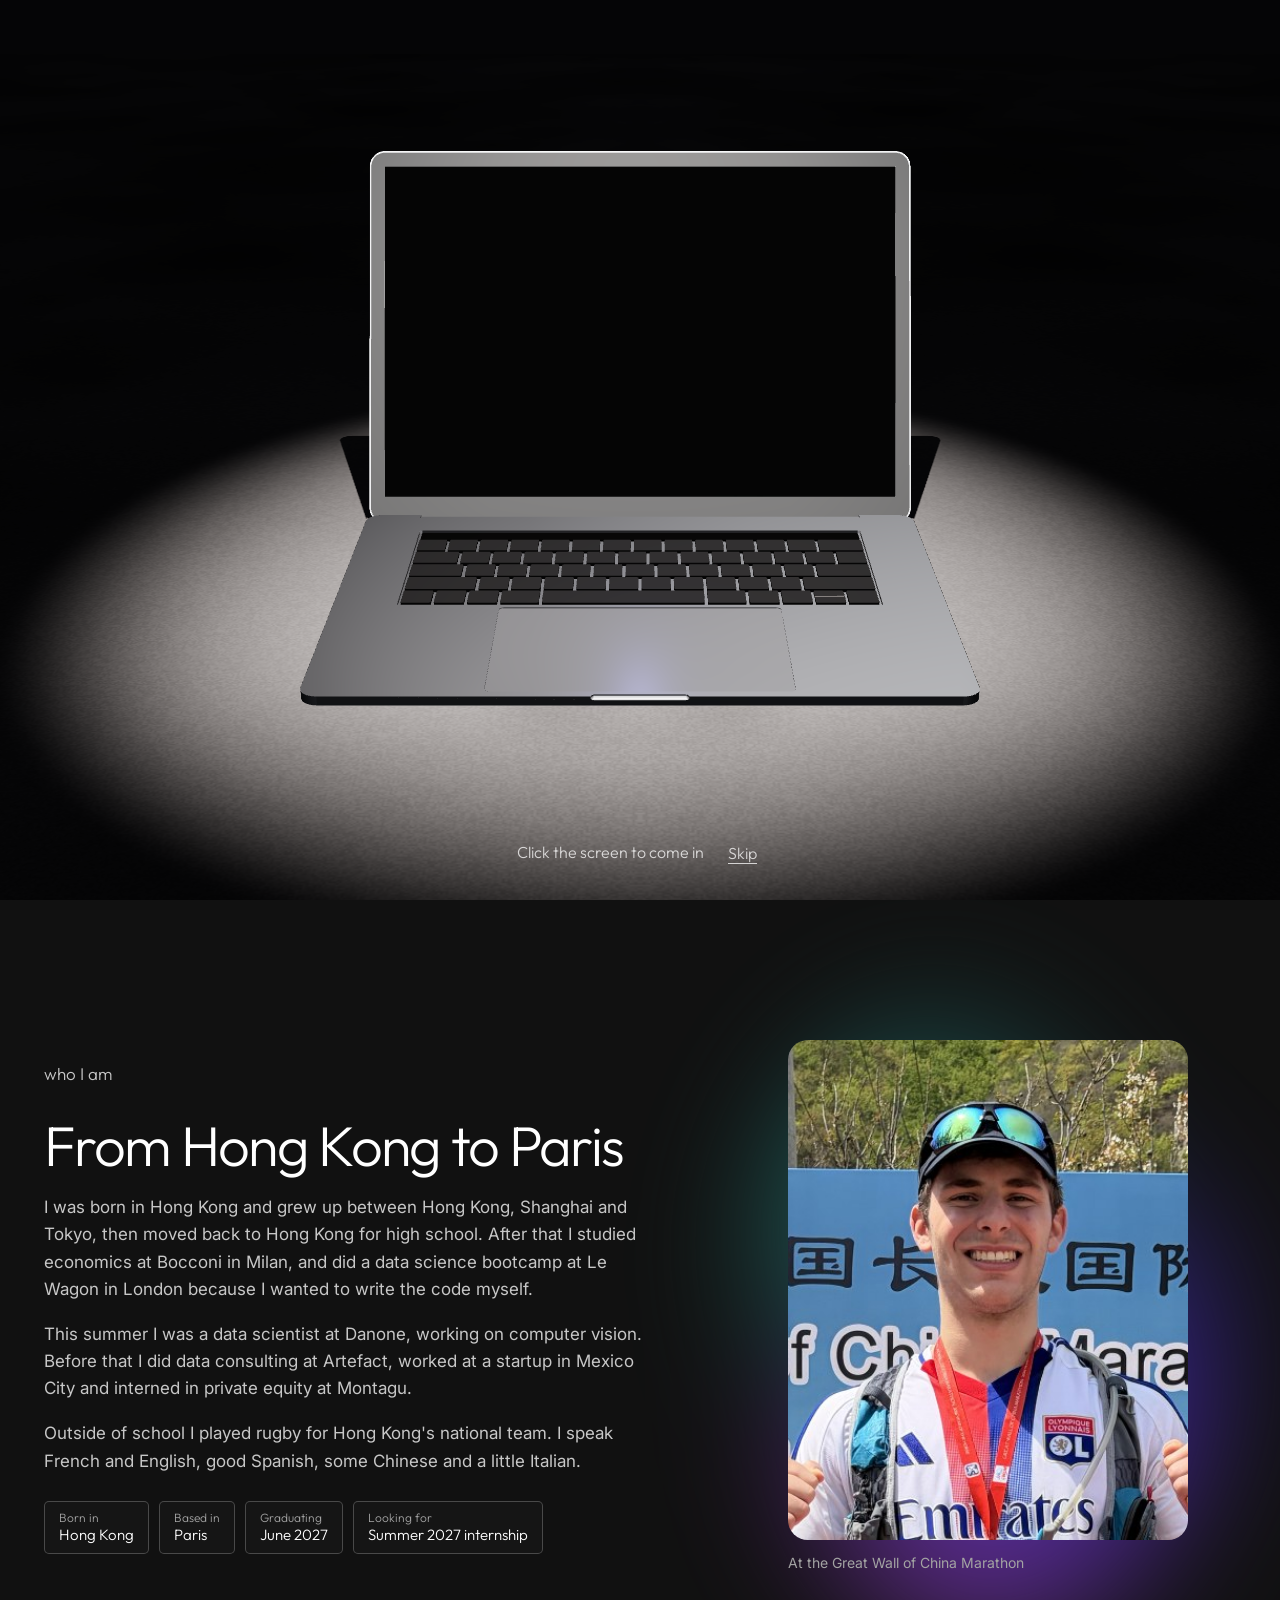
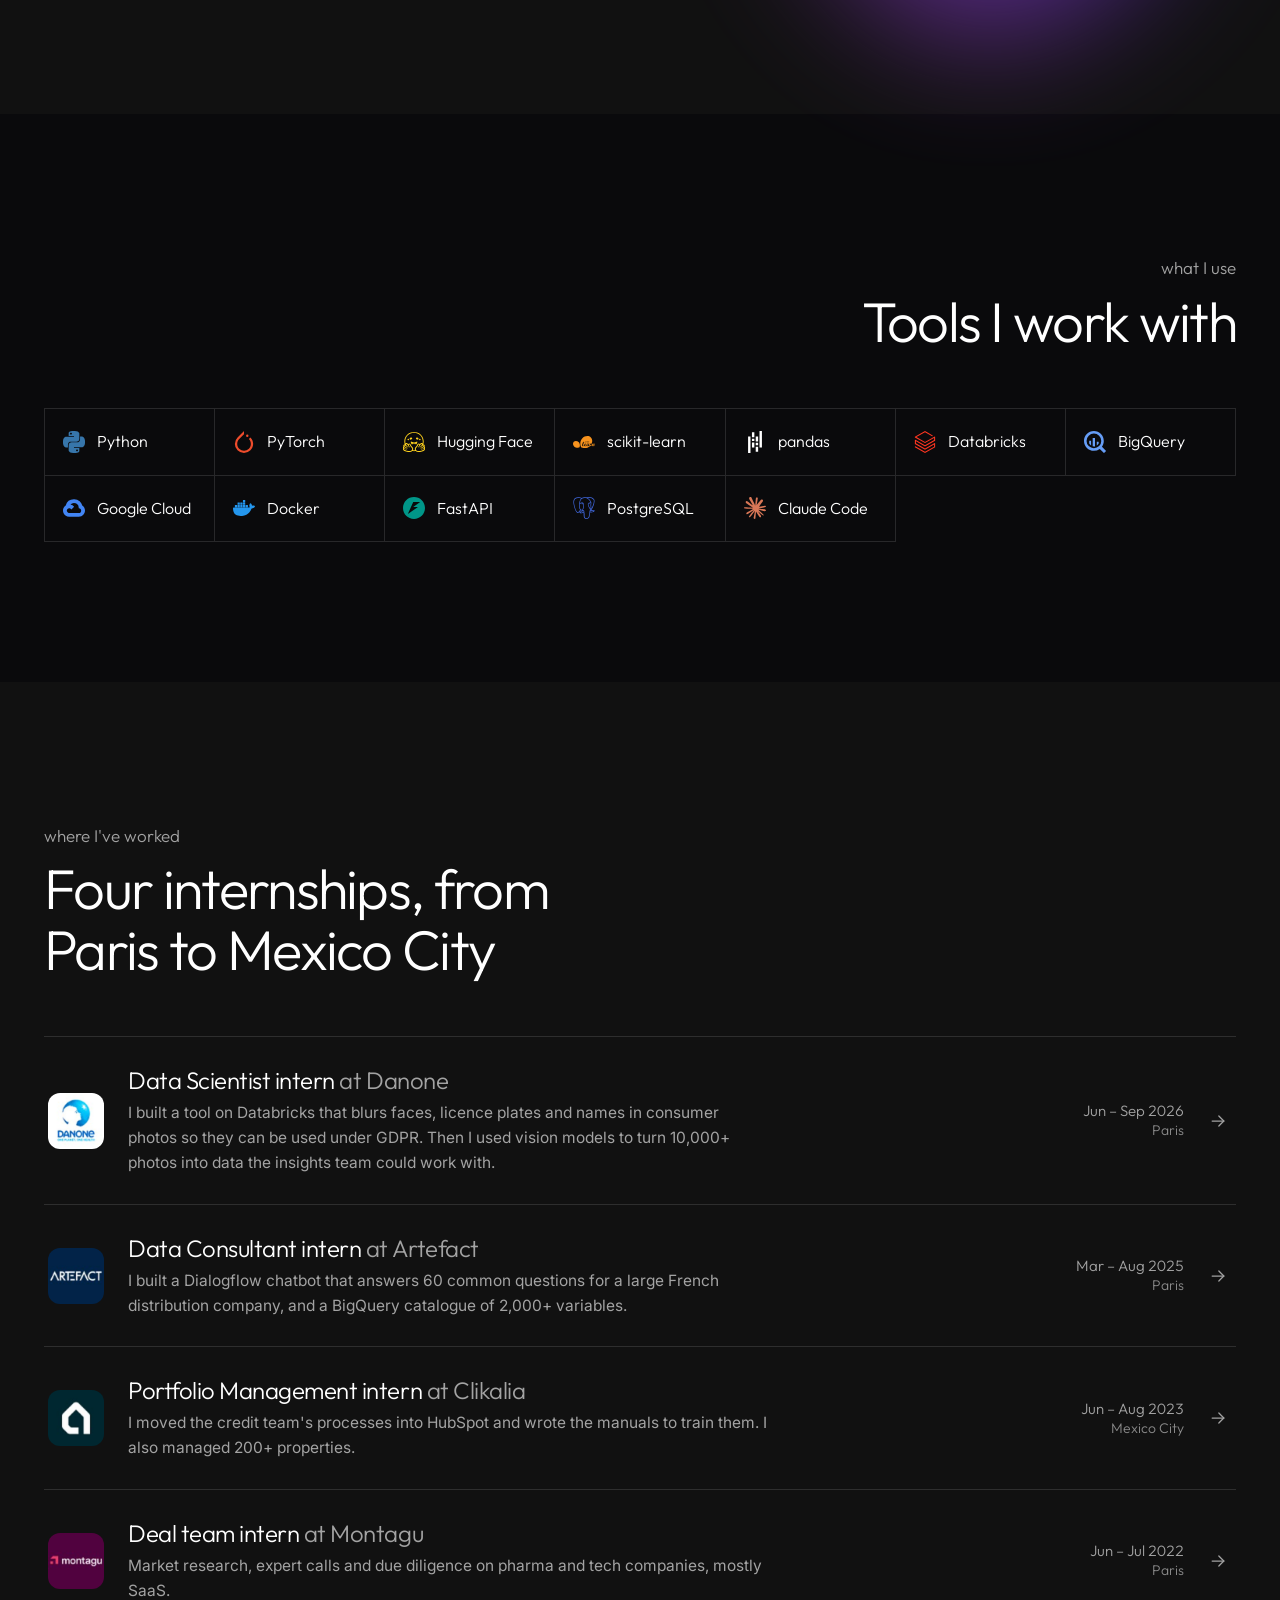
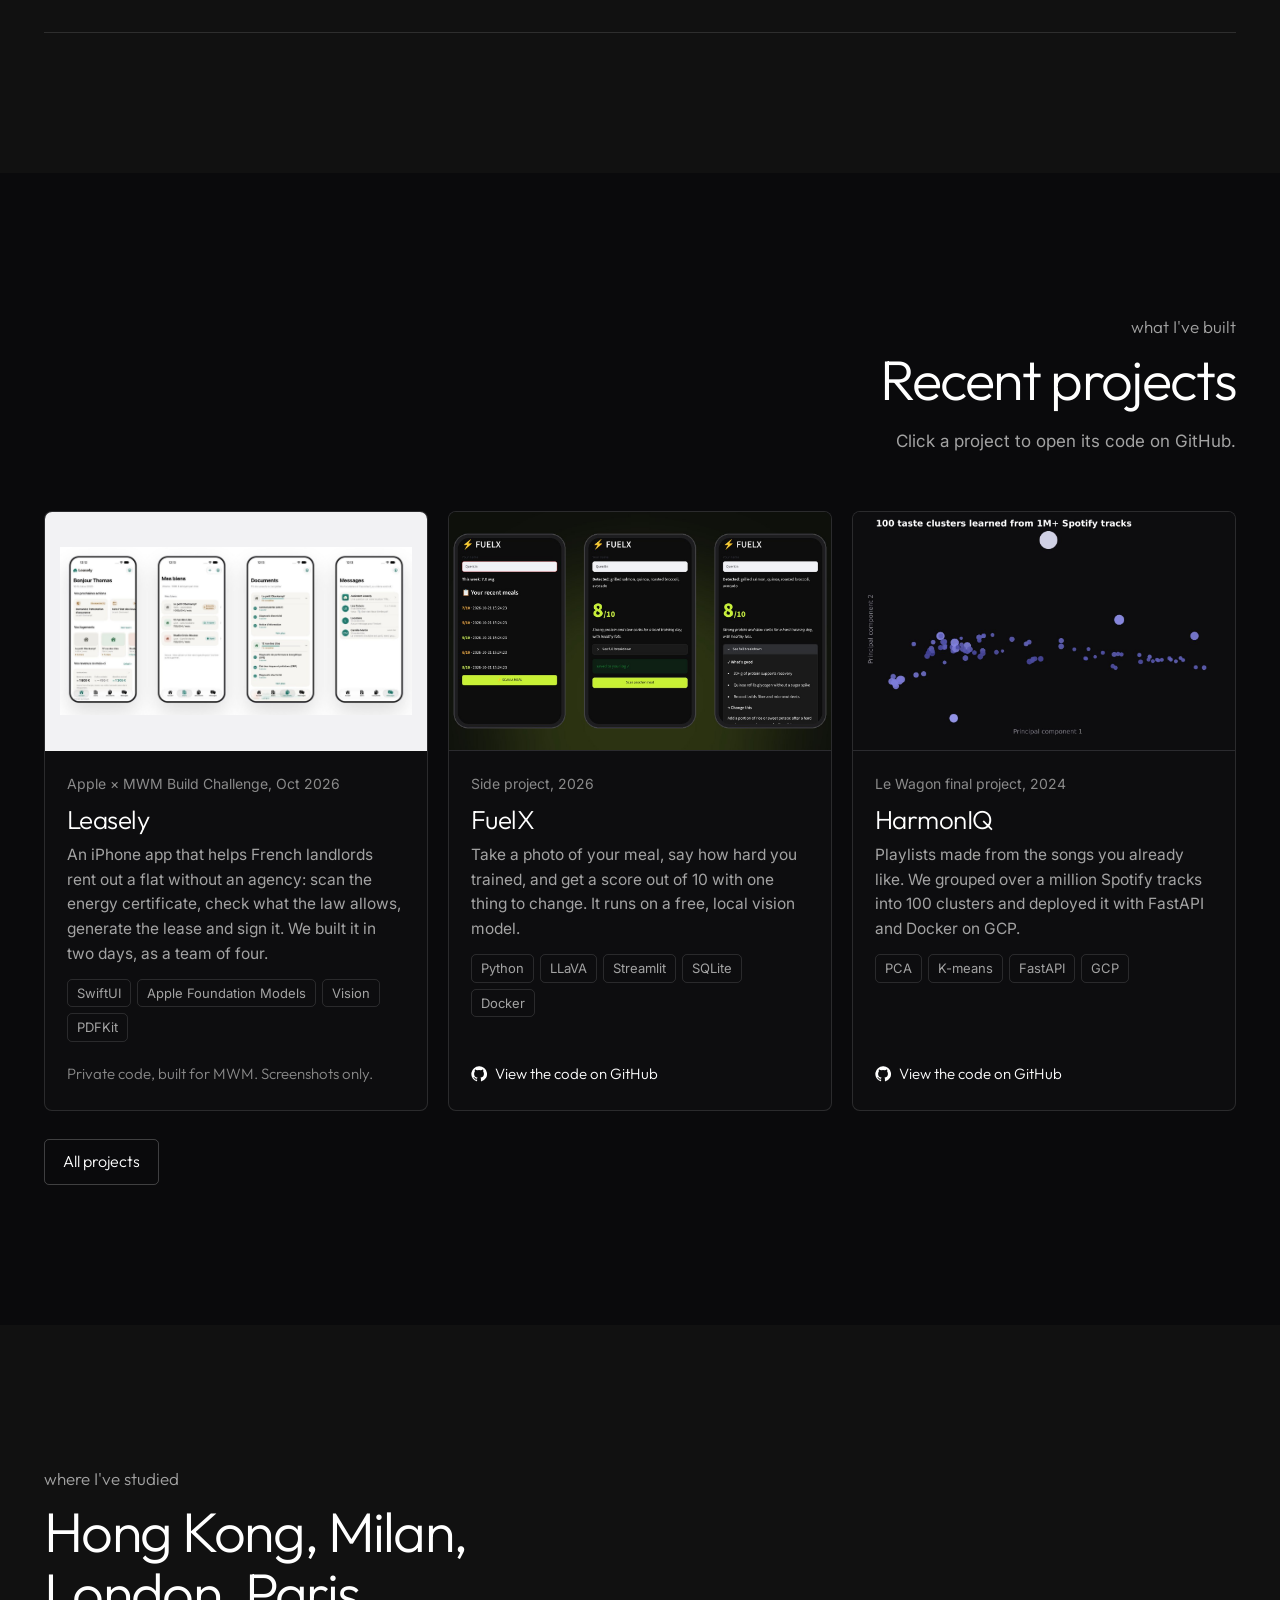
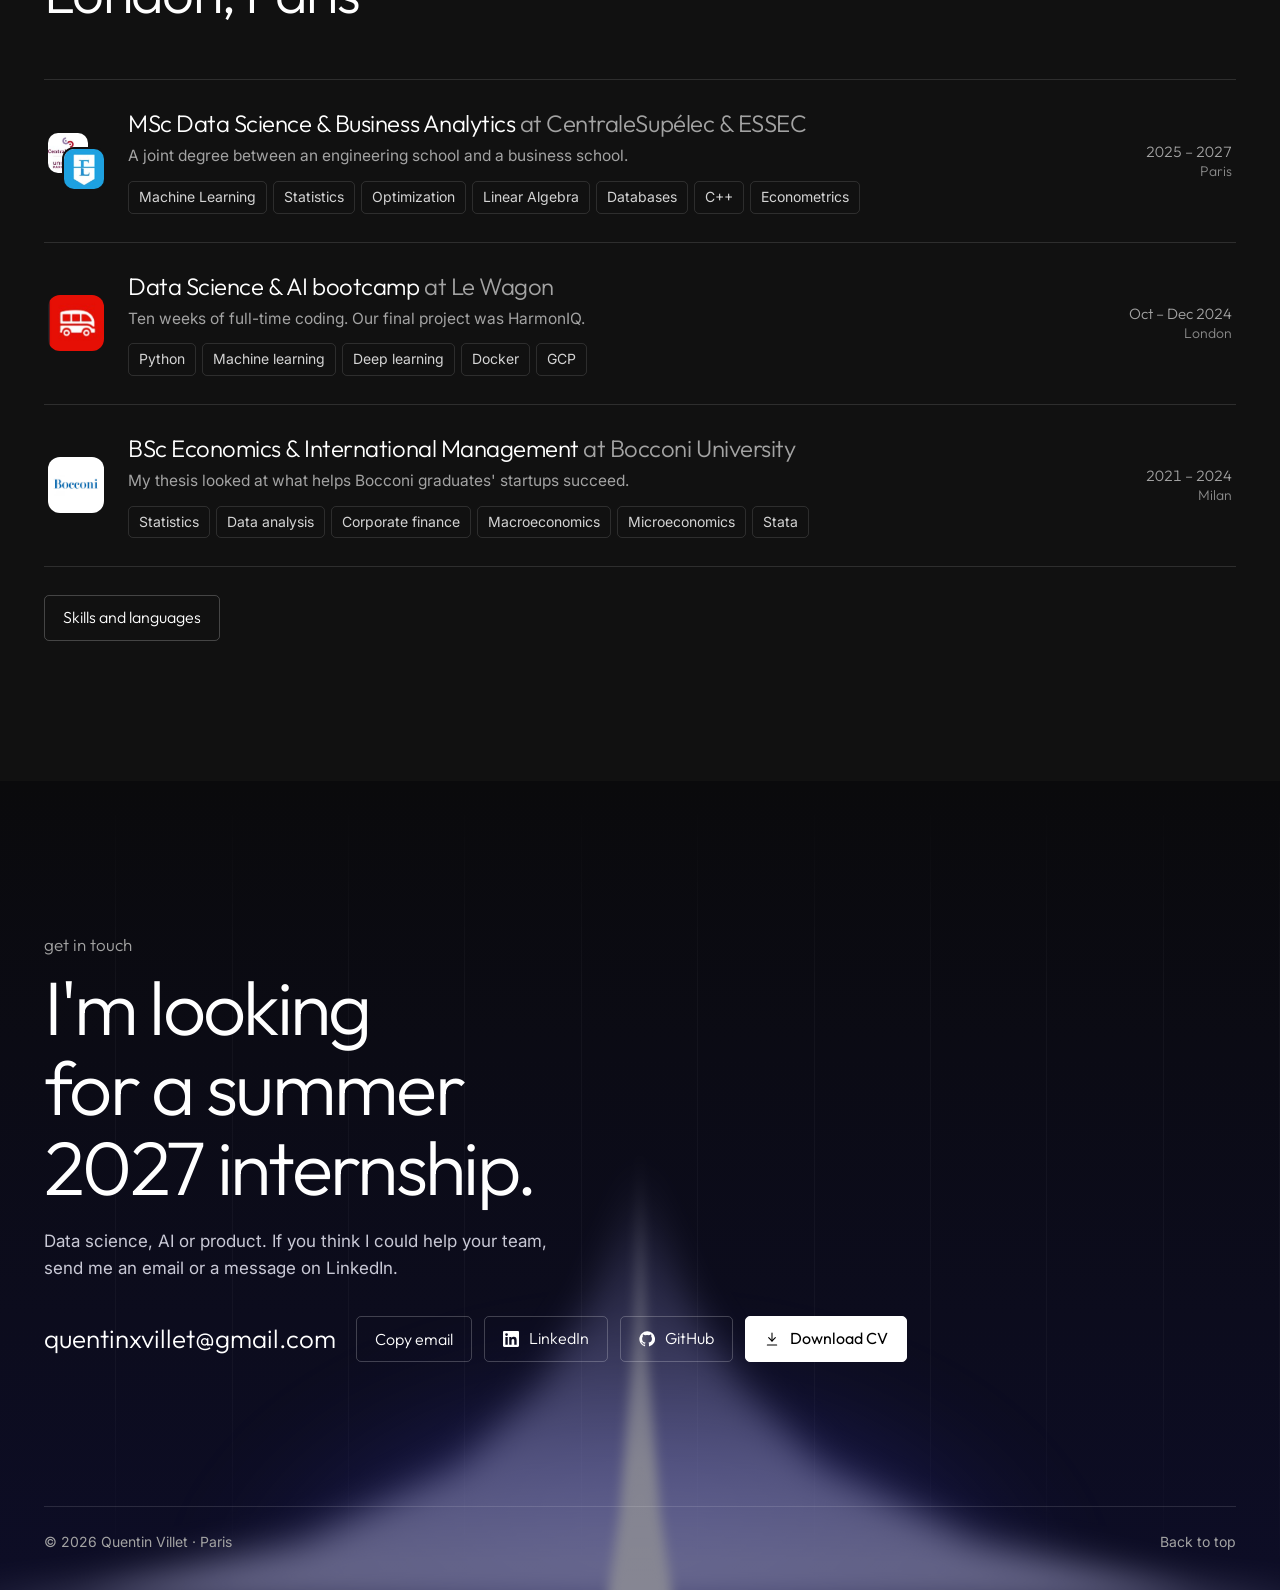
<file: index.html>
<!doctype html>
<html lang="en">
<head>
<meta charset="utf-8">
<meta name="viewport" content="width=device-width, initial-scale=1, viewport-fit=cover">
<title>Quentin Villet</title>
<meta name="claude:viewport-fit-sides" content="cover">
<meta name="description" content="Quentin Villet, data science and business student at CentraleSupélec and ESSEC.">
<link rel="icon" href="data:image/svg+xml,%3Csvg xmlns='http://www.w3.org/2000/svg' viewBox='0 0 32 32'%3E%3Crect width='32' height='32' rx='8' fill='%230d0d2b'/%3E%3Ctext x='16' y='21.5' font-family='Arial' font-size='14' fill='%23fff' text-anchor='middle'%3EQV%3C/text%3E%3C/svg%3E">
<link rel="preconnect" href="https://fonts.googleapis.com">
<link rel="preconnect" href="https://fonts.gstatic.com" crossorigin>
<link rel="stylesheet" href="https://fonts.googleapis.com/css2?family=Outfit:wght@200;300;400;500&family=Inter:wght@400;500&display=swap">
<link rel="stylesheet" href="assets/style.css">
</head>
<body>
<div class="intro" id="intro">
  <canvas tabindex="0" aria-label="A laptop opening and loading Quentin Villet's website. Click it to enter."></canvas>
  <div class="intro-hint"><span>Click the screen to come in</span><button id="skip" type="button">Skip</button></div>
</div>
<div class="fade" id="fade"></div>
<script type="module" src="assets/intro.js"></script>
<nav class="nav" aria-label="Main"><div class="wrap"><div class="nav-bar">
  <a class="brand" href="index.html"><b>Quentin Villet</b><small>Data science &amp; business</small></a>
  <ul><li class="opt"><a href="index.html" aria-current="page">Home</a></li><li class=""><a href="experience.html">Experience</a></li><li class=""><a href="projects.html">Projects</a></li><li class="opt"><a href="studies.html">Studies & skills</a></li></ul>
  <a class="btn" href="cv/Quentin_Villet_CV.pdf" target="_blank" rel="noopener">Download CV</a>
</div></div></nav>
<main>

<section class="hero"><div class="lines"></div><div class="beam" aria-hidden="true"><i class="b1"></i><i class="soft"><b class="cone"></b><b class="rays"></b></i><i class="soft2"><b class="core"></b></i></div><div class="wrap" style="width:100%"><div class="hero-copy">
  <h1>Hi, I'm Quentin.</h1>
  <p class="sub">I study data science and business in Paris.</p>
  <p class="lede">I'm in my last year at CentraleSupélec and ESSEC. This is where you can see what I've worked on, what I've built and what I've studied.</p>
  <div class="actions">
    <a class="btn" href="cv/Quentin_Villet_CV.pdf" target="_blank" rel="noopener"><svg viewBox="0 0 24 24" fill="none" stroke="currentColor" stroke-width="1.6" stroke-linecap="round" stroke-linejoin="round" aria-hidden="true"><path d="M12 3v12"/><path d="m7 10 5 5 5-5"/><path d="M5 21h14"/></svg> Download my CV</a>
    <a class="btn" href="projects.html">See my projects</a>
  </div>
</div></div></section>

<section class="sec"><div class="wrap who">
  <div class="copy">
    <p class="label">who I am</p>
    <h2>From Hong Kong to Paris</h2>
    <p>I was born in Hong Kong and grew up between Hong Kong, Shanghai and Tokyo, then moved back to Hong Kong for high school. After that I studied economics at Bocconi in Milan, and did a data science bootcamp at Le Wagon in London because I wanted to write the code myself.</p>
    <p>This summer I was a data scientist at Danone, working on computer vision. Before that I did data consulting at Artefact, worked at a startup in Mexico City and interned in private equity at Montagu.</p>
    <p>Outside of school I played rugby for Hong Kong's national team. I speak French and English, good Spanish, some Chinese and a little Italian.</p>
    <div class="tagbox"><span><small>Born in</small>Hong Kong</span><span><small>Based in</small>Paris</span><span><small>Graduating</small>June 2027</span><span><small>Looking for</small>Summer 2027 internship</span></div>
  </div>
  <figure class="orb"><img src="assets/quentin.jpg" alt="Quentin smiling with a medal at the Great Wall of China Marathon"><figcaption>At the Great Wall of China Marathon</figcaption></figure>
</div></section>

<section class="sec alt"><div class="wrap">
  <div class="head right"><p class="label">what I use</p><h2>Tools I work with</h2></div>
  <div class="tools"><div class="tool"><span data-icon="python"></span>Python</div><div class="tool"><span data-icon="pytorch"></span>PyTorch</div><div class="tool"><span data-icon="huggingface"></span>Hugging Face</div><div class="tool"><span data-icon="scikitlearn"></span>scikit-learn</div><div class="tool"><span data-icon="pandas"></span>pandas</div><div class="tool"><span data-icon="databricks"></span>Databricks</div><div class="tool"><span data-icon="googlebigquery"></span>BigQuery</div><div class="tool"><span data-icon="googlecloud"></span>Google Cloud</div><div class="tool"><span data-icon="docker"></span>Docker</div><div class="tool"><span data-icon="fastapi"></span>FastAPI</div><div class="tool"><span data-icon="postgresql"></span>PostgreSQL</div><div class="tool"><span data-icon="claude"></span>Claude Code</div></div>
</div></section>

<section class="sec"><div class="wrap">
  <div class="head"><p class="label">where I've worked</p><h2>Four internships, from Paris to Mexico City</h2></div>
  <ul class="xp"><li><a href="experience/danone.html"><span class="logo" aria-hidden="true"><img src="assets/logos/danone.png" alt=""></span>
  <div><h3>Data Scientist intern <span>at Danone</span></h3><p>I built a tool on Databricks that blurs faces, licence plates and names in consumer photos so they can be used under GDPR. Then I used vision models to turn 10,000+ photos into data the insights team could work with.</p></div>
  <time>Jun – Sep 2026<b>Paris</b></time><svg class="arrow" viewBox="0 0 24 24" fill="none" stroke="currentColor" stroke-width="1.5" stroke-linecap="round" aria-hidden="true"><path d="M5 12h14"/><path d="m13 6 6 6-6 6"/></svg></a></li><li><a href="experience/artefact.html"><span class="logo" aria-hidden="true"><img src="assets/logos/artefact.png" alt=""></span>
  <div><h3>Data Consultant intern <span>at Artefact</span></h3><p>I built a Dialogflow chatbot that answers 60 common questions for a large French distribution company, and a BigQuery catalogue of 2,000+ variables.</p></div>
  <time>Mar – Aug 2025<b>Paris</b></time><svg class="arrow" viewBox="0 0 24 24" fill="none" stroke="currentColor" stroke-width="1.5" stroke-linecap="round" aria-hidden="true"><path d="M5 12h14"/><path d="m13 6 6 6-6 6"/></svg></a></li><li><a href="experience/clikalia.html"><span class="logo" aria-hidden="true"><img src="assets/logos/clikalia.png" alt=""></span>
  <div><h3>Portfolio Management intern <span>at Clikalia</span></h3><p>I moved the credit team's processes into HubSpot and wrote the manuals to train them. I also managed 200+ properties.</p></div>
  <time>Jun – Aug 2023<b>Mexico City</b></time><svg class="arrow" viewBox="0 0 24 24" fill="none" stroke="currentColor" stroke-width="1.5" stroke-linecap="round" aria-hidden="true"><path d="M5 12h14"/><path d="m13 6 6 6-6 6"/></svg></a></li><li><a href="experience/montagu.html"><span class="logo" aria-hidden="true"><img src="assets/logos/montagu.png" alt=""></span>
  <div><h3>Deal team intern <span>at Montagu</span></h3><p>Market research, expert calls and due diligence on pharma and tech companies, mostly SaaS.</p></div>
  <time>Jun – Jul 2022<b>Paris</b></time><svg class="arrow" viewBox="0 0 24 24" fill="none" stroke="currentColor" stroke-width="1.5" stroke-linecap="round" aria-hidden="true"><path d="M5 12h14"/><path d="m13 6 6 6-6 6"/></svg></a></li></ul>
</div></section>

<section class="sec alt"><div class="wrap">
  <div class="head right"><p class="label">what I've built</p><h2>Recent projects</h2><p class="intro-p">Click a project to open its code on GitHub.</p></div>
  <div class="grid"><div class="card static" id="leasely">
  <div class="pic light"><img src="assets/leasely-tabs.jpg" alt="Leasely" loading="lazy"></div>
  <div class="txt"><span class="ctx">Apple × MWM Build Challenge, Oct 2026</span><h3>Leasely</h3><p class="d">An iPhone app that helps French landlords rent out a flat without an agency: scan the energy certificate, check what the law allows, generate the lease and sign it. We built it in two days, as a team of four.</p><ul class="chips"><li>SwiftUI</li><li>Apple Foundation Models</li><li>Vision</li><li>PDFKit</li></ul>
  <span class="gh priv">Private code, built for MWM. Screenshots only.</span></div>
</div><a class="card" id="fuelx" href="https://github.com/QuentinVillet/fuelx-meal-analyzer" target="_blank" rel="noopener">
  <div class="pic"><img src="assets/fuelx-screens.jpg" alt="FuelX" loading="lazy"></div>
  <div class="txt"><span class="ctx">Side project, 2026</span><h3>FuelX</h3><p class="d">Take a photo of your meal, say how hard you trained, and get a score out of 10 with one thing to change. It runs on a free, local vision model.</p><ul class="chips"><li>Python</li><li>LLaVA</li><li>Streamlit</li><li>SQLite</li><li>Docker</li></ul>
  <span class="gh"><svg viewBox="0 0 24 24" fill="currentColor" aria-hidden="true"><path d="M12 .5a11.5 11.5 0 0 0-3.64 22.41c.58.1.79-.25.79-.56v-2c-3.2.7-3.88-1.37-3.88-1.37-.52-1.33-1.28-1.69-1.28-1.69-1.05-.72.08-.7.08-.7 1.16.08 1.77 1.19 1.77 1.19 1.03 1.77 2.7 1.26 3.36.96.1-.75.4-1.26.73-1.55-2.56-.29-5.25-1.28-5.25-5.69 0-1.26.45-2.29 1.19-3.1-.12-.29-.52-1.46.11-3.05 0 0 .97-.31 3.17 1.18a11 11 0 0 1 5.77 0c2.2-1.49 3.17-1.18 3.17-1.18.63 1.59.23 2.76.11 3.05.74.81 1.19 1.84 1.19 3.1 0 4.42-2.7 5.39-5.27 5.68.41.36.78 1.06.78 2.14v3.17c0 .31.21.67.8.56A11.5 11.5 0 0 0 12 .5Z"/></svg> View the code on GitHub</span></div>
</a><a class="card" id="harmoniq" href="https://github.com/QuentinVillet/HarmonIQ" target="_blank" rel="noopener">
  <div class="pic"><img src="assets/harmoniq-clusters.jpg" alt="HarmonIQ" loading="lazy"></div>
  <div class="txt"><span class="ctx">Le Wagon final project, 2024</span><h3>HarmonIQ</h3><p class="d">Playlists made from the songs you already like. We grouped over a million Spotify tracks into 100 clusters and deployed it with FastAPI and Docker on GCP.</p><ul class="chips"><li>PCA</li><li>K-means</li><li>FastAPI</li><li>GCP</li></ul>
  <span class="gh"><svg viewBox="0 0 24 24" fill="currentColor" aria-hidden="true"><path d="M12 .5a11.5 11.5 0 0 0-3.64 22.41c.58.1.79-.25.79-.56v-2c-3.2.7-3.88-1.37-3.88-1.37-.52-1.33-1.28-1.69-1.28-1.69-1.05-.72.08-.7.08-.7 1.16.08 1.77 1.19 1.77 1.19 1.03 1.77 2.7 1.26 3.36.96.1-.75.4-1.26.73-1.55-2.56-.29-5.25-1.28-5.25-5.69 0-1.26.45-2.29 1.19-3.1-.12-.29-.52-1.46.11-3.05 0 0 .97-.31 3.17 1.18a11 11 0 0 1 5.77 0c2.2-1.49 3.17-1.18 3.17-1.18.63 1.59.23 2.76.11 3.05.74.81 1.19 1.84 1.19 3.1 0 4.42-2.7 5.39-5.27 5.68.41.36.78 1.06.78 2.14v3.17c0 .31.21.67.8.56A11.5 11.5 0 0 0 12 .5Z"/></svg> View the code on GitHub</span></div>
</a></div>
  <a class="btn more" href="projects.html">All projects</a>
</div></section>

<section class="sec"><div class="wrap">
  <div class="head"><p class="label">where I've studied</p><h2>Hong Kong, Milan, London, Paris</h2></div>
  <ul class="xp"><li><div class="row"><span class="logo pair" aria-hidden="true"><img src="assets/logos/centralesupelec.png" alt=""><img src="assets/logos/essec.png" alt=""></span>
  <div><h3>MSc Data Science & Business Analytics <span>at CentraleSupélec & ESSEC</span></h3><p>A joint degree between an engineering school and a business school.</p><ul class="classes"><li>Machine Learning</li><li>Statistics</li><li>Optimization</li><li>Linear Algebra</li><li>Databases</li><li>C++</li><li>Econometrics</li></ul></div>
  <time>2025 – 2027<b>Paris</b></time></div></li><li><div class="row"><span class="logo" aria-hidden="true"><img src="assets/logos/lewagon.png" alt=""></span>
  <div><h3>Data Science & AI bootcamp <span>at Le Wagon</span></h3><p>Ten weeks of full-time coding. Our final project was HarmonIQ.</p><ul class="classes"><li>Python</li><li>Machine learning</li><li>Deep learning</li><li>Docker</li><li>GCP</li></ul></div>
  <time>Oct – Dec 2024<b>London</b></time></div></li><li><div class="row"><span class="logo" aria-hidden="true"><img src="assets/logos/bocconi.png" alt=""></span>
  <div><h3>BSc Economics & International Management <span>at Bocconi University</span></h3><p>My thesis looked at what helps Bocconi graduates' startups succeed.</p><ul class="classes"><li>Statistics</li><li>Data analysis</li><li>Corporate finance</li><li>Macroeconomics</li><li>Microeconomics</li><li>Stata</li></ul></div>
  <time>2021 – 2024<b>Milan</b></time></div></li></ul>
  <a class="btn more" href="studies.html">Skills and languages</a>
</div></section>

</main>
<footer class="foot" id="contact"><div class="lines"></div><div class="beam" aria-hidden="true"><i class="b1"></i><i class="soft"><b class="cone"></b><b class="rays"></b></i><i class="soft2"><b class="core"></b></i></div><div class="wrap foot-in">
  <p class="label">get in touch</p>
  <h2>I'm looking for a summer 2027 internship.</h2>
  <p class="l">Data science, AI or product. If you think I could help your team, send me an email or a message on LinkedIn.</p>
  <div class="mailrow">
    <span class="mail" id="mail">quentinxvillet@gmail.com</span>
    <button class="btn" id="copy" type="button">Copy email</button>
    <a class="btn" href="https://www.linkedin.com/in/quentinvillet" target="_blank" rel="noopener"><svg viewBox="0 0 24 24" fill="currentColor" aria-hidden="true"><path d="M20.45 20.45h-3.56v-5.57c0-1.33-.02-3.04-1.85-3.04-1.86 0-2.14 1.45-2.14 2.95v5.66H9.34V9h3.42v1.56h.05a3.75 3.75 0 0 1 3.37-1.85c3.6 0 4.27 2.37 4.27 5.46v6.28ZM5.34 7.43a2.06 2.06 0 1 1 0-4.13 2.06 2.06 0 0 1 0 4.13ZM7.12 20.45H3.56V9h3.56v11.45ZM22.22 0H1.77C.79 0 0 .77 0 1.73v20.54C0 23.23.79 24 1.77 24h20.45c.98 0 1.78-.77 1.78-1.73V1.73C24 .77 23.2 0 22.22 0Z"/></svg> LinkedIn</a>
    <a class="btn" href="https://github.com/QuentinVillet" target="_blank" rel="noopener"><svg viewBox="0 0 24 24" fill="currentColor" aria-hidden="true"><path d="M12 .5a11.5 11.5 0 0 0-3.64 22.41c.58.1.79-.25.79-.56v-2c-3.2.7-3.88-1.37-3.88-1.37-.52-1.33-1.28-1.69-1.28-1.69-1.05-.72.08-.7.08-.7 1.16.08 1.77 1.19 1.77 1.19 1.03 1.77 2.7 1.26 3.36.96.1-.75.4-1.26.73-1.55-2.56-.29-5.25-1.28-5.25-5.69 0-1.26.45-2.29 1.19-3.1-.12-.29-.52-1.46.11-3.05 0 0 .97-.31 3.17 1.18a11 11 0 0 1 5.77 0c2.2-1.49 3.17-1.18 3.17-1.18.63 1.59.23 2.76.11 3.05.74.81 1.19 1.84 1.19 3.1 0 4.42-2.7 5.39-5.27 5.68.41.36.78 1.06.78 2.14v3.17c0 .31.21.67.8.56A11.5 11.5 0 0 0 12 .5Z"/></svg> GitHub</a>
    <a class="btn solid" href="cv/Quentin_Villet_CV.pdf" target="_blank" rel="noopener"><svg viewBox="0 0 24 24" fill="none" stroke="currentColor" stroke-width="1.6" stroke-linecap="round" stroke-linejoin="round" aria-hidden="true"><path d="M12 3v12"/><path d="m7 10 5 5 5-5"/><path d="M5 21h14"/></svg> Download CV</a>
  </div>
  <p class="toast" id="toast" role="status"></p>
  <div class="foot-bottom"><span>© 2026 Quentin Villet · Paris</span><a href="#">Back to top</a></div>
</div></footer>
<script src="assets/icons.js"></script>
<script src="assets/site.js"></script>
</body>
</html>
</file>
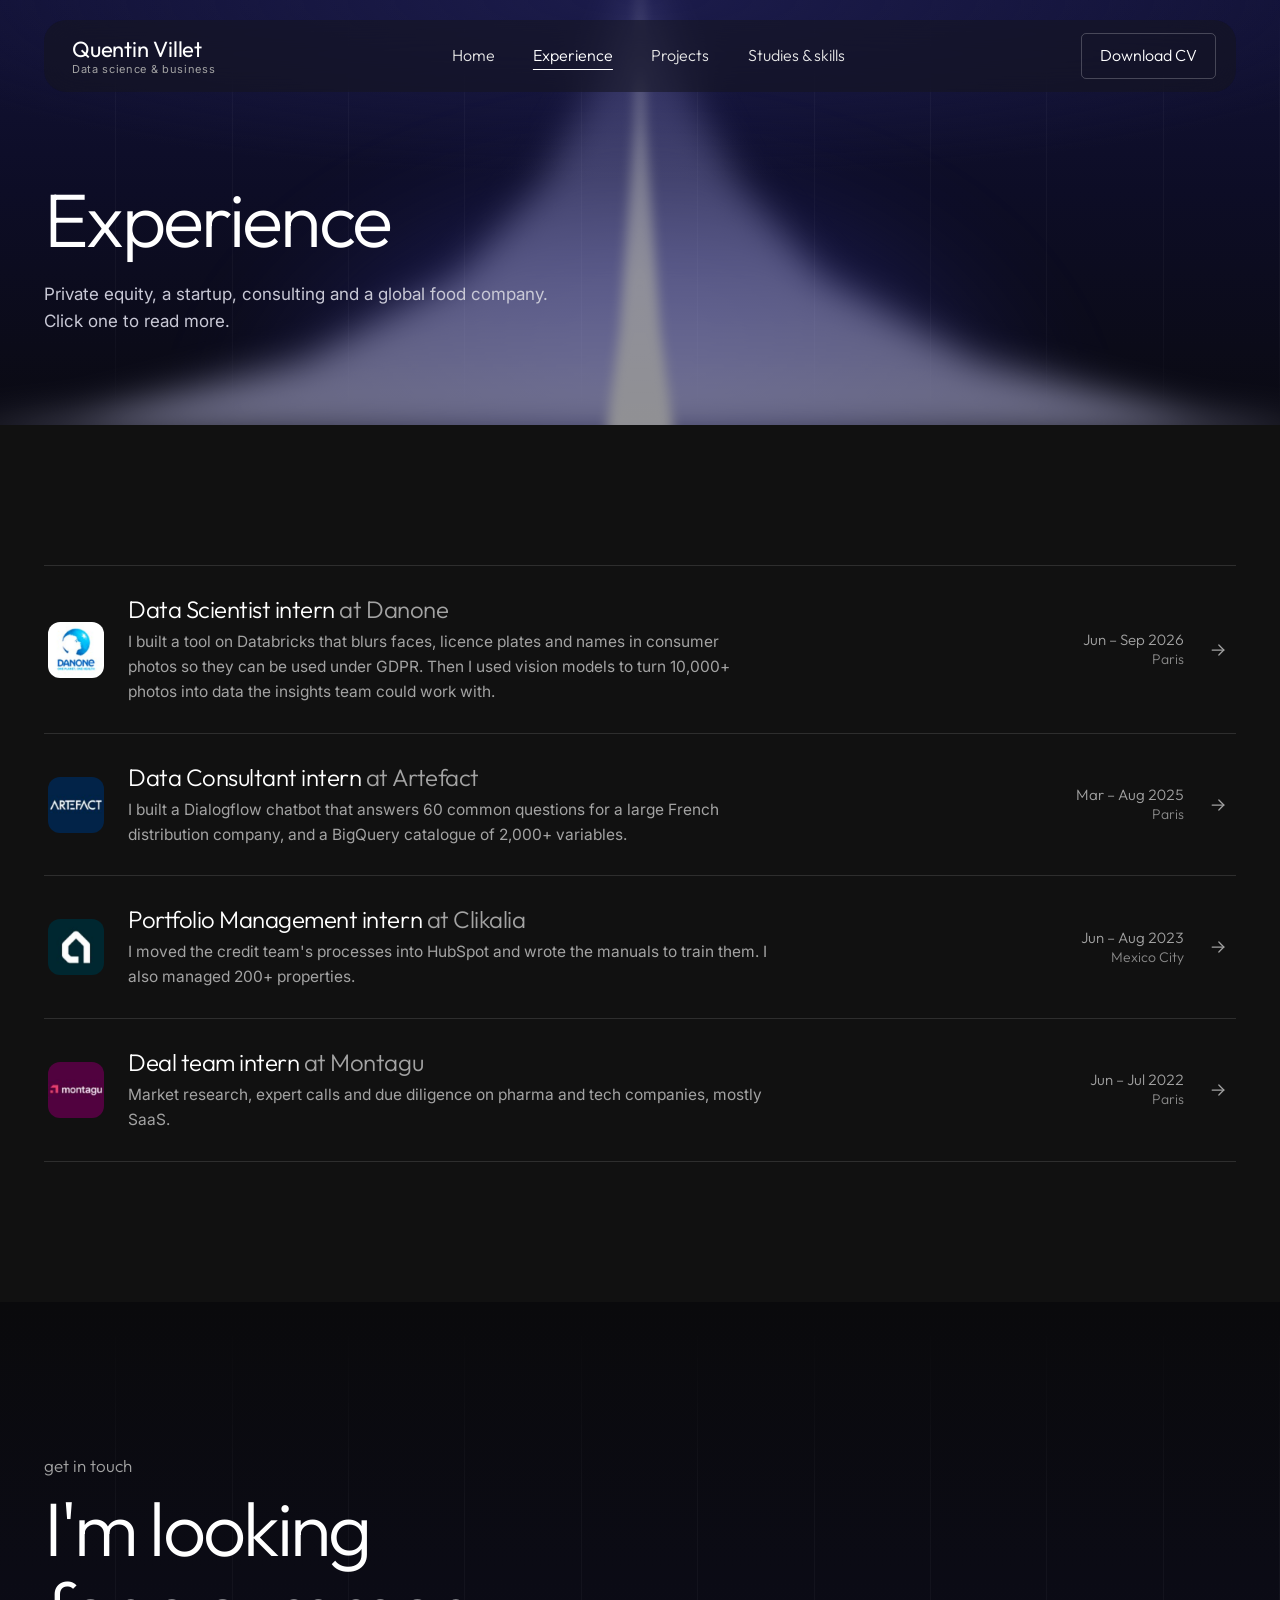
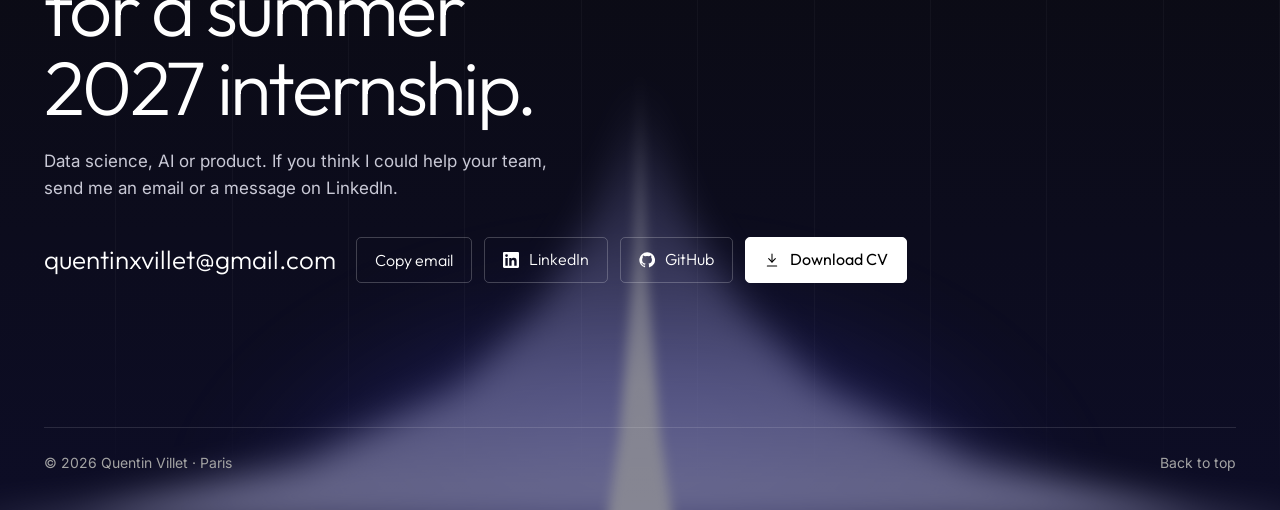
<file: experience.html>
<!doctype html>
<html lang="en">
<head>
<meta charset="utf-8">
<meta name="viewport" content="width=device-width, initial-scale=1, viewport-fit=cover">
<title>Experience · Quentin Villet</title>
<meta name="claude:viewport-fit-sides" content="cover">
<meta name="description" content="Quentin Villet's internships.">
<link rel="icon" href="data:image/svg+xml,%3Csvg xmlns='http://www.w3.org/2000/svg' viewBox='0 0 32 32'%3E%3Crect width='32' height='32' rx='8' fill='%230d0d2b'/%3E%3Ctext x='16' y='21.5' font-family='Arial' font-size='14' fill='%23fff' text-anchor='middle'%3EQV%3C/text%3E%3C/svg%3E">
<link rel="preconnect" href="https://fonts.googleapis.com">
<link rel="preconnect" href="https://fonts.gstatic.com" crossorigin>
<link rel="stylesheet" href="https://fonts.googleapis.com/css2?family=Outfit:wght@200;300;400;500&family=Inter:wght@400;500&display=swap">
<link rel="stylesheet" href="assets/style.css">
</head>
<body>

<nav class="nav" aria-label="Main"><div class="wrap"><div class="nav-bar">
  <a class="brand" href="index.html"><b>Quentin Villet</b><small>Data science &amp; business</small></a>
  <ul><li class="opt"><a href="index.html">Home</a></li><li class=""><a href="experience.html" aria-current="page">Experience</a></li><li class=""><a href="projects.html">Projects</a></li><li class="opt"><a href="studies.html">Studies & skills</a></li></ul>
  <a class="btn" href="cv/Quentin_Villet_CV.pdf" target="_blank" rel="noopener">Download CV</a>
</div></div></nav>
<main>

<section class="hero short"><div class="lines"></div><div class="beam" aria-hidden="true"><i class="b1"></i><i class="soft"><b class="cone"></b><b class="rays"></b></i><i class="soft2"><b class="core"></b></i></div><div class="wrap" style="width:100%"><div class="hero-copy">
  <h1>Experience</h1>
  <p class="lede">Private equity, a startup, consulting and a global food company. Click one to read more.</p>
</div></div></section>
<section class="sec"><div class="wrap">
  <ul class="xp"><li><a href="experience/danone.html"><span class="logo" aria-hidden="true"><img src="assets/logos/danone.png" alt=""></span>
  <div><h3>Data Scientist intern <span>at Danone</span></h3><p>I built a tool on Databricks that blurs faces, licence plates and names in consumer photos so they can be used under GDPR. Then I used vision models to turn 10,000+ photos into data the insights team could work with.</p></div>
  <time>Jun – Sep 2026<b>Paris</b></time><svg class="arrow" viewBox="0 0 24 24" fill="none" stroke="currentColor" stroke-width="1.5" stroke-linecap="round" aria-hidden="true"><path d="M5 12h14"/><path d="m13 6 6 6-6 6"/></svg></a></li><li><a href="experience/artefact.html"><span class="logo" aria-hidden="true"><img src="assets/logos/artefact.png" alt=""></span>
  <div><h3>Data Consultant intern <span>at Artefact</span></h3><p>I built a Dialogflow chatbot that answers 60 common questions for a large French distribution company, and a BigQuery catalogue of 2,000+ variables.</p></div>
  <time>Mar – Aug 2025<b>Paris</b></time><svg class="arrow" viewBox="0 0 24 24" fill="none" stroke="currentColor" stroke-width="1.5" stroke-linecap="round" aria-hidden="true"><path d="M5 12h14"/><path d="m13 6 6 6-6 6"/></svg></a></li><li><a href="experience/clikalia.html"><span class="logo" aria-hidden="true"><img src="assets/logos/clikalia.png" alt=""></span>
  <div><h3>Portfolio Management intern <span>at Clikalia</span></h3><p>I moved the credit team's processes into HubSpot and wrote the manuals to train them. I also managed 200+ properties.</p></div>
  <time>Jun – Aug 2023<b>Mexico City</b></time><svg class="arrow" viewBox="0 0 24 24" fill="none" stroke="currentColor" stroke-width="1.5" stroke-linecap="round" aria-hidden="true"><path d="M5 12h14"/><path d="m13 6 6 6-6 6"/></svg></a></li><li><a href="experience/montagu.html"><span class="logo" aria-hidden="true"><img src="assets/logos/montagu.png" alt=""></span>
  <div><h3>Deal team intern <span>at Montagu</span></h3><p>Market research, expert calls and due diligence on pharma and tech companies, mostly SaaS.</p></div>
  <time>Jun – Jul 2022<b>Paris</b></time><svg class="arrow" viewBox="0 0 24 24" fill="none" stroke="currentColor" stroke-width="1.5" stroke-linecap="round" aria-hidden="true"><path d="M5 12h14"/><path d="m13 6 6 6-6 6"/></svg></a></li></ul>
</div></section>

</main>
<footer class="foot" id="contact"><div class="lines"></div><div class="beam" aria-hidden="true"><i class="b1"></i><i class="soft"><b class="cone"></b><b class="rays"></b></i><i class="soft2"><b class="core"></b></i></div><div class="wrap foot-in">
  <p class="label">get in touch</p>
  <h2>I'm looking for a summer 2027 internship.</h2>
  <p class="l">Data science, AI or product. If you think I could help your team, send me an email or a message on LinkedIn.</p>
  <div class="mailrow">
    <span class="mail" id="mail">quentinxvillet@gmail.com</span>
    <button class="btn" id="copy" type="button">Copy email</button>
    <a class="btn" href="https://www.linkedin.com/in/quentinvillet" target="_blank" rel="noopener"><svg viewBox="0 0 24 24" fill="currentColor" aria-hidden="true"><path d="M20.45 20.45h-3.56v-5.57c0-1.33-.02-3.04-1.85-3.04-1.86 0-2.14 1.45-2.14 2.95v5.66H9.34V9h3.42v1.56h.05a3.75 3.75 0 0 1 3.37-1.85c3.6 0 4.27 2.37 4.27 5.46v6.28ZM5.34 7.43a2.06 2.06 0 1 1 0-4.13 2.06 2.06 0 0 1 0 4.13ZM7.12 20.45H3.56V9h3.56v11.45ZM22.22 0H1.77C.79 0 0 .77 0 1.73v20.54C0 23.23.79 24 1.77 24h20.45c.98 0 1.78-.77 1.78-1.73V1.73C24 .77 23.2 0 22.22 0Z"/></svg> LinkedIn</a>
    <a class="btn" href="https://github.com/QuentinVillet" target="_blank" rel="noopener"><svg viewBox="0 0 24 24" fill="currentColor" aria-hidden="true"><path d="M12 .5a11.5 11.5 0 0 0-3.64 22.41c.58.1.79-.25.79-.56v-2c-3.2.7-3.88-1.37-3.88-1.37-.52-1.33-1.28-1.69-1.28-1.69-1.05-.72.08-.7.08-.7 1.16.08 1.77 1.19 1.77 1.19 1.03 1.77 2.7 1.26 3.36.96.1-.75.4-1.26.73-1.55-2.56-.29-5.25-1.28-5.25-5.69 0-1.26.45-2.29 1.19-3.1-.12-.29-.52-1.46.11-3.05 0 0 .97-.31 3.17 1.18a11 11 0 0 1 5.77 0c2.2-1.49 3.17-1.18 3.17-1.18.63 1.59.23 2.76.11 3.05.74.81 1.19 1.84 1.19 3.1 0 4.42-2.7 5.39-5.27 5.68.41.36.78 1.06.78 2.14v3.17c0 .31.21.67.8.56A11.5 11.5 0 0 0 12 .5Z"/></svg> GitHub</a>
    <a class="btn solid" href="cv/Quentin_Villet_CV.pdf" target="_blank" rel="noopener"><svg viewBox="0 0 24 24" fill="none" stroke="currentColor" stroke-width="1.6" stroke-linecap="round" stroke-linejoin="round" aria-hidden="true"><path d="M12 3v12"/><path d="m7 10 5 5 5-5"/><path d="M5 21h14"/></svg> Download CV</a>
  </div>
  <p class="toast" id="toast" role="status"></p>
  <div class="foot-bottom"><span>© 2026 Quentin Villet · Paris</span><a href="#">Back to top</a></div>
</div></footer>
<script src="assets/icons.js"></script>
<script src="assets/site.js"></script>
</body>
</html>
</file>
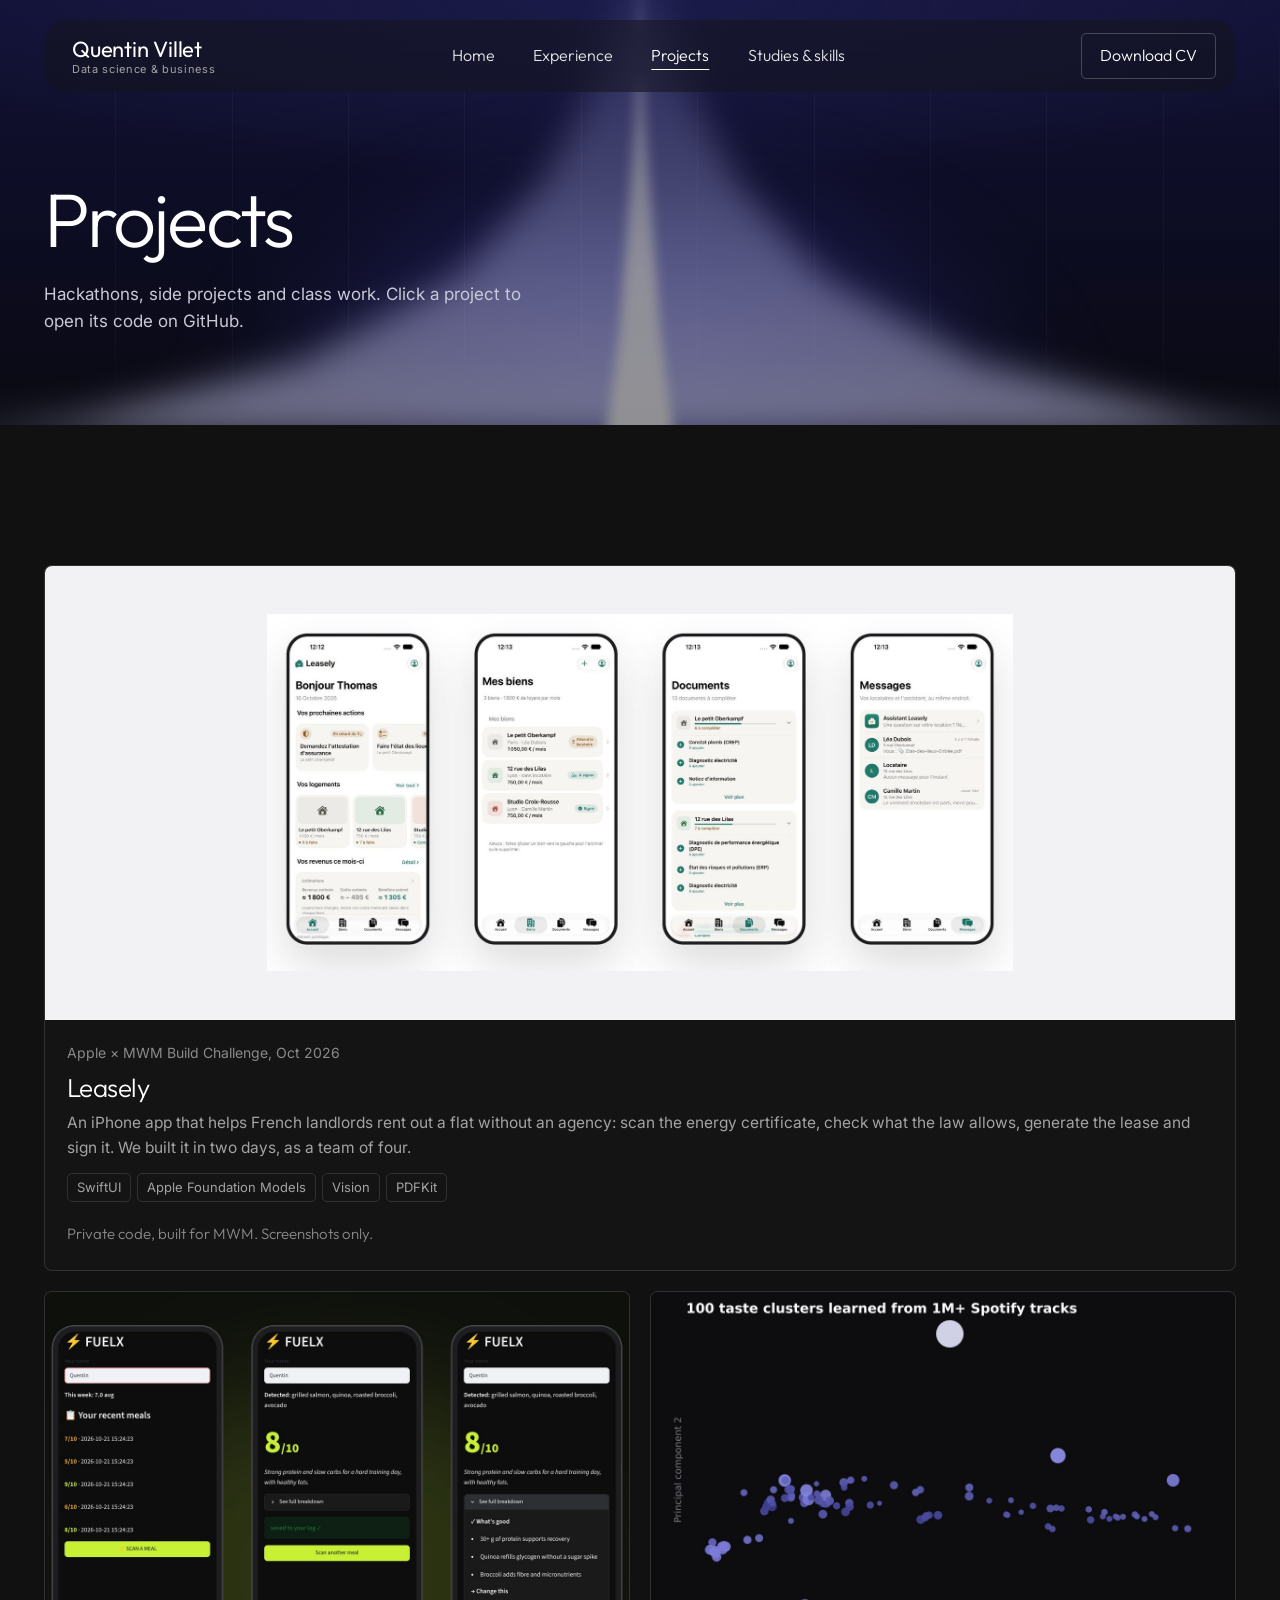
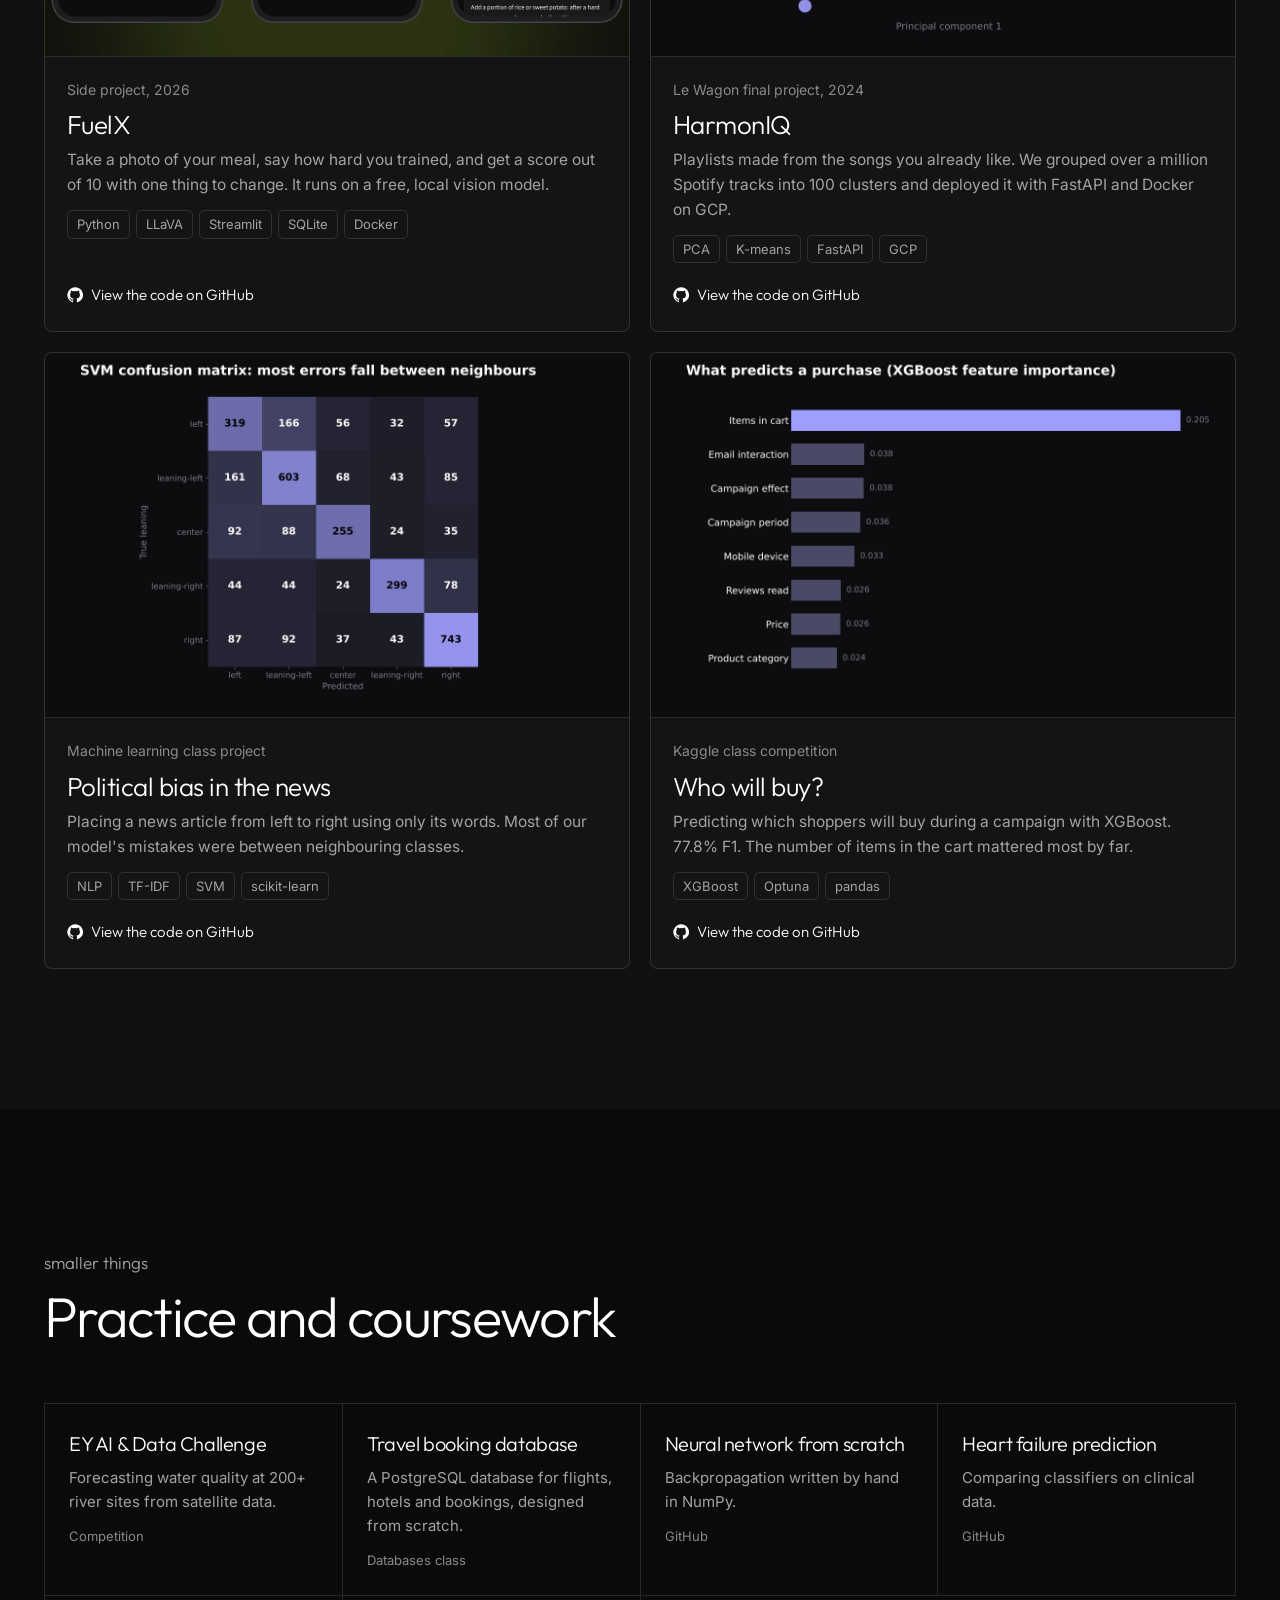
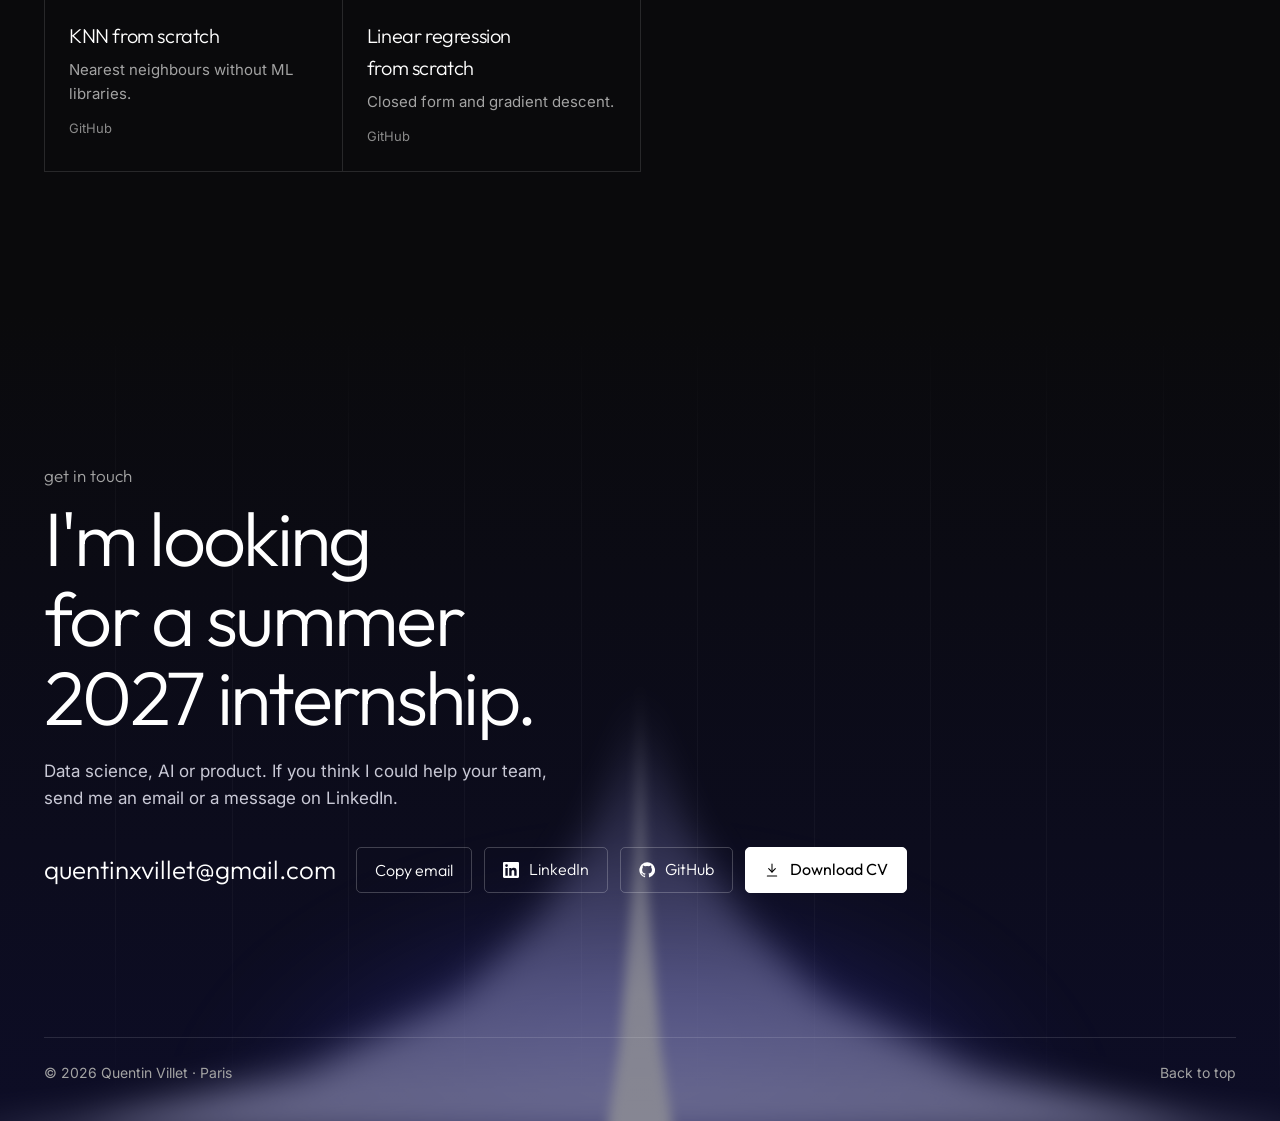
<file: projects.html>
<!doctype html>
<html lang="en">
<head>
<meta charset="utf-8">
<meta name="viewport" content="width=device-width, initial-scale=1, viewport-fit=cover">
<title>Projects · Quentin Villet</title>
<meta name="claude:viewport-fit-sides" content="cover">
<meta name="description" content="Quentin Villet's projects.">
<link rel="icon" href="data:image/svg+xml,%3Csvg xmlns='http://www.w3.org/2000/svg' viewBox='0 0 32 32'%3E%3Crect width='32' height='32' rx='8' fill='%230d0d2b'/%3E%3Ctext x='16' y='21.5' font-family='Arial' font-size='14' fill='%23fff' text-anchor='middle'%3EQV%3C/text%3E%3C/svg%3E">
<link rel="preconnect" href="https://fonts.googleapis.com">
<link rel="preconnect" href="https://fonts.gstatic.com" crossorigin>
<link rel="stylesheet" href="https://fonts.googleapis.com/css2?family=Outfit:wght@200;300;400;500&family=Inter:wght@400;500&display=swap">
<link rel="stylesheet" href="assets/style.css">
</head>
<body>

<nav class="nav" aria-label="Main"><div class="wrap"><div class="nav-bar">
  <a class="brand" href="index.html"><b>Quentin Villet</b><small>Data science &amp; business</small></a>
  <ul><li class="opt"><a href="index.html">Home</a></li><li class=""><a href="experience.html">Experience</a></li><li class=""><a href="projects.html" aria-current="page">Projects</a></li><li class="opt"><a href="studies.html">Studies & skills</a></li></ul>
  <a class="btn" href="cv/Quentin_Villet_CV.pdf" target="_blank" rel="noopener">Download CV</a>
</div></div></nav>
<main>

<section class="hero short"><div class="lines"></div><div class="beam" aria-hidden="true"><i class="b1"></i><i class="soft"><b class="cone"></b><b class="rays"></b></i><i class="soft2"><b class="core"></b></i></div><div class="wrap" style="width:100%"><div class="hero-copy">
  <h1>Projects</h1>
  <p class="lede">Hackathons, side projects and class work. Click a project to open its code on GitHub.</p>
</div></div></section>
<section class="sec"><div class="wrap">
  <div class="grid two"><div class="card wide static" id="leasely">
  <div class="pic light"><img src="assets/leasely-tabs.jpg" alt="Leasely" loading="lazy"></div>
  <div class="txt"><span class="ctx">Apple × MWM Build Challenge, Oct 2026</span><h3>Leasely</h3><p class="d">An iPhone app that helps French landlords rent out a flat without an agency: scan the energy certificate, check what the law allows, generate the lease and sign it. We built it in two days, as a team of four.</p><ul class="chips"><li>SwiftUI</li><li>Apple Foundation Models</li><li>Vision</li><li>PDFKit</li></ul>
  <span class="gh priv">Private code, built for MWM. Screenshots only.</span></div>
</div><a class="card" id="fuelx" href="https://github.com/QuentinVillet/fuelx-meal-analyzer" target="_blank" rel="noopener">
  <div class="pic"><img src="assets/fuelx-screens.jpg" alt="FuelX" loading="lazy"></div>
  <div class="txt"><span class="ctx">Side project, 2026</span><h3>FuelX</h3><p class="d">Take a photo of your meal, say how hard you trained, and get a score out of 10 with one thing to change. It runs on a free, local vision model.</p><ul class="chips"><li>Python</li><li>LLaVA</li><li>Streamlit</li><li>SQLite</li><li>Docker</li></ul>
  <span class="gh"><svg viewBox="0 0 24 24" fill="currentColor" aria-hidden="true"><path d="M12 .5a11.5 11.5 0 0 0-3.64 22.41c.58.1.79-.25.79-.56v-2c-3.2.7-3.88-1.37-3.88-1.37-.52-1.33-1.28-1.69-1.28-1.69-1.05-.72.08-.7.08-.7 1.16.08 1.77 1.19 1.77 1.19 1.03 1.77 2.7 1.26 3.36.96.1-.75.4-1.26.73-1.55-2.56-.29-5.25-1.28-5.25-5.69 0-1.26.45-2.29 1.19-3.1-.12-.29-.52-1.46.11-3.05 0 0 .97-.31 3.17 1.18a11 11 0 0 1 5.77 0c2.2-1.49 3.17-1.18 3.17-1.18.63 1.59.23 2.76.11 3.05.74.81 1.19 1.84 1.19 3.1 0 4.42-2.7 5.39-5.27 5.68.41.36.78 1.06.78 2.14v3.17c0 .31.21.67.8.56A11.5 11.5 0 0 0 12 .5Z"/></svg> View the code on GitHub</span></div>
</a><a class="card" id="harmoniq" href="https://github.com/QuentinVillet/HarmonIQ" target="_blank" rel="noopener">
  <div class="pic"><img src="assets/harmoniq-clusters.jpg" alt="HarmonIQ" loading="lazy"></div>
  <div class="txt"><span class="ctx">Le Wagon final project, 2024</span><h3>HarmonIQ</h3><p class="d">Playlists made from the songs you already like. We grouped over a million Spotify tracks into 100 clusters and deployed it with FastAPI and Docker on GCP.</p><ul class="chips"><li>PCA</li><li>K-means</li><li>FastAPI</li><li>GCP</li></ul>
  <span class="gh"><svg viewBox="0 0 24 24" fill="currentColor" aria-hidden="true"><path d="M12 .5a11.5 11.5 0 0 0-3.64 22.41c.58.1.79-.25.79-.56v-2c-3.2.7-3.88-1.37-3.88-1.37-.52-1.33-1.28-1.69-1.28-1.69-1.05-.72.08-.7.08-.7 1.16.08 1.77 1.19 1.77 1.19 1.03 1.77 2.7 1.26 3.36.96.1-.75.4-1.26.73-1.55-2.56-.29-5.25-1.28-5.25-5.69 0-1.26.45-2.29 1.19-3.1-.12-.29-.52-1.46.11-3.05 0 0 .97-.31 3.17 1.18a11 11 0 0 1 5.77 0c2.2-1.49 3.17-1.18 3.17-1.18.63 1.59.23 2.76.11 3.05.74.81 1.19 1.84 1.19 3.1 0 4.42-2.7 5.39-5.27 5.68.41.36.78 1.06.78 2.14v3.17c0 .31.21.67.8.56A11.5 11.5 0 0 0 12 .5Z"/></svg> View the code on GitHub</span></div>
</a><a class="card" id="bias" href="https://github.com/ketanpr14-hub/ML-Final-Project" target="_blank" rel="noopener">
  <div class="pic"><img src="assets/bias-matrix.jpg" alt="Political bias in the news" loading="lazy"></div>
  <div class="txt"><span class="ctx">Machine learning class project</span><h3>Political bias in the news</h3><p class="d">Placing a news article from left to right using only its words. Most of our model's mistakes were between neighbouring classes.</p><ul class="chips"><li>NLP</li><li>TF-IDF</li><li>SVM</li><li>scikit-learn</li></ul>
  <span class="gh"><svg viewBox="0 0 24 24" fill="currentColor" aria-hidden="true"><path d="M12 .5a11.5 11.5 0 0 0-3.64 22.41c.58.1.79-.25.79-.56v-2c-3.2.7-3.88-1.37-3.88-1.37-.52-1.33-1.28-1.69-1.28-1.69-1.05-.72.08-.7.08-.7 1.16.08 1.77 1.19 1.77 1.19 1.03 1.77 2.7 1.26 3.36.96.1-.75.4-1.26.73-1.55-2.56-.29-5.25-1.28-5.25-5.69 0-1.26.45-2.29 1.19-3.1-.12-.29-.52-1.46.11-3.05 0 0 .97-.31 3.17 1.18a11 11 0 0 1 5.77 0c2.2-1.49 3.17-1.18 3.17-1.18.63 1.59.23 2.76.11 3.05.74.81 1.19 1.84 1.19 3.1 0 4.42-2.7 5.39-5.27 5.68.41.36.78 1.06.78 2.14v3.17c0 .31.21.67.8.56A11.5 11.5 0 0 0 12 .5Z"/></svg> View the code on GitHub</span></div>
</a><a class="card" id="kaggle" href="https://github.com/PaulFrp/kaggle_competition" target="_blank" rel="noopener">
  <div class="pic"><img src="assets/kaggle-features.jpg" alt="Who will buy?" loading="lazy"></div>
  <div class="txt"><span class="ctx">Kaggle class competition</span><h3>Who will buy?</h3><p class="d">Predicting which shoppers will buy during a campaign with XGBoost. 77.8% F1. The number of items in the cart mattered most by far.</p><ul class="chips"><li>XGBoost</li><li>Optuna</li><li>pandas</li></ul>
  <span class="gh"><svg viewBox="0 0 24 24" fill="currentColor" aria-hidden="true"><path d="M12 .5a11.5 11.5 0 0 0-3.64 22.41c.58.1.79-.25.79-.56v-2c-3.2.7-3.88-1.37-3.88-1.37-.52-1.33-1.28-1.69-1.28-1.69-1.05-.72.08-.7.08-.7 1.16.08 1.77 1.19 1.77 1.19 1.03 1.77 2.7 1.26 3.36.96.1-.75.4-1.26.73-1.55-2.56-.29-5.25-1.28-5.25-5.69 0-1.26.45-2.29 1.19-3.1-.12-.29-.52-1.46.11-3.05 0 0 .97-.31 3.17 1.18a11 11 0 0 1 5.77 0c2.2-1.49 3.17-1.18 3.17-1.18.63 1.59.23 2.76.11 3.05.74.81 1.19 1.84 1.19 3.1 0 4.42-2.7 5.39-5.27 5.68.41.36.78 1.06.78 2.14v3.17c0 .31.21.67.8.56A11.5 11.5 0 0 0 12 .5Z"/></svg> View the code on GitHub</span></div>
</a></div>
</div></section>
<section class="sec alt"><div class="wrap">
  <div class="head"><p class="label">smaller things</p><h2>Practice and coursework</h2></div>
  <div class="small">
    <div><h4>EY AI &amp; Data Challenge</h4><p>Forecasting water quality at 200+ river sites from satellite data.</p><span>Competition</span></div>
    <div><h4>Travel booking database</h4><p>A PostgreSQL database for flights, hotels and bookings, designed from scratch.</p><span>Databases class</span></div>
    <a href="https://github.com/QuentinVillet/Neural_Net-from-scratch" target="_blank" rel="noopener"><h4>Neural network from scratch</h4><p>Backpropagation written by hand in NumPy.</p><span>GitHub</span></a>
    <a href="https://github.com/QuentinVillet/SL_model-Heart-Failure" target="_blank" rel="noopener"><h4>Heart failure prediction</h4><p>Comparing classifiers on clinical data.</p><span>GitHub</span></a>
    <a href="https://github.com/QuentinVillet/KNN-from-scratch" target="_blank" rel="noopener"><h4>KNN from scratch</h4><p>Nearest neighbours without ML libraries.</p><span>GitHub</span></a>
    <a href="https://github.com/QuentinVillet/linreg-from-scratch" target="_blank" rel="noopener"><h4>Linear regression from scratch</h4><p>Closed form and gradient descent.</p><span>GitHub</span></a>
  </div>
</div></section>

</main>
<footer class="foot" id="contact"><div class="lines"></div><div class="beam" aria-hidden="true"><i class="b1"></i><i class="soft"><b class="cone"></b><b class="rays"></b></i><i class="soft2"><b class="core"></b></i></div><div class="wrap foot-in">
  <p class="label">get in touch</p>
  <h2>I'm looking for a summer 2027 internship.</h2>
  <p class="l">Data science, AI or product. If you think I could help your team, send me an email or a message on LinkedIn.</p>
  <div class="mailrow">
    <span class="mail" id="mail">quentinxvillet@gmail.com</span>
    <button class="btn" id="copy" type="button">Copy email</button>
    <a class="btn" href="https://www.linkedin.com/in/quentinvillet" target="_blank" rel="noopener"><svg viewBox="0 0 24 24" fill="currentColor" aria-hidden="true"><path d="M20.45 20.45h-3.56v-5.57c0-1.33-.02-3.04-1.85-3.04-1.86 0-2.14 1.45-2.14 2.95v5.66H9.34V9h3.42v1.56h.05a3.75 3.75 0 0 1 3.37-1.85c3.6 0 4.27 2.37 4.27 5.46v6.28ZM5.34 7.43a2.06 2.06 0 1 1 0-4.13 2.06 2.06 0 0 1 0 4.13ZM7.12 20.45H3.56V9h3.56v11.45ZM22.22 0H1.77C.79 0 0 .77 0 1.73v20.54C0 23.23.79 24 1.77 24h20.45c.98 0 1.78-.77 1.78-1.73V1.73C24 .77 23.2 0 22.22 0Z"/></svg> LinkedIn</a>
    <a class="btn" href="https://github.com/QuentinVillet" target="_blank" rel="noopener"><svg viewBox="0 0 24 24" fill="currentColor" aria-hidden="true"><path d="M12 .5a11.5 11.5 0 0 0-3.64 22.41c.58.1.79-.25.79-.56v-2c-3.2.7-3.88-1.37-3.88-1.37-.52-1.33-1.28-1.69-1.28-1.69-1.05-.72.08-.7.08-.7 1.16.08 1.77 1.19 1.77 1.19 1.03 1.77 2.7 1.26 3.36.96.1-.75.4-1.26.73-1.55-2.56-.29-5.25-1.28-5.25-5.69 0-1.26.45-2.29 1.19-3.1-.12-.29-.52-1.46.11-3.05 0 0 .97-.31 3.17 1.18a11 11 0 0 1 5.77 0c2.2-1.49 3.17-1.18 3.17-1.18.63 1.59.23 2.76.11 3.05.74.81 1.19 1.84 1.19 3.1 0 4.42-2.7 5.39-5.27 5.68.41.36.78 1.06.78 2.14v3.17c0 .31.21.67.8.56A11.5 11.5 0 0 0 12 .5Z"/></svg> GitHub</a>
    <a class="btn solid" href="cv/Quentin_Villet_CV.pdf" target="_blank" rel="noopener"><svg viewBox="0 0 24 24" fill="none" stroke="currentColor" stroke-width="1.6" stroke-linecap="round" stroke-linejoin="round" aria-hidden="true"><path d="M12 3v12"/><path d="m7 10 5 5 5-5"/><path d="M5 21h14"/></svg> Download CV</a>
  </div>
  <p class="toast" id="toast" role="status"></p>
  <div class="foot-bottom"><span>© 2026 Quentin Villet · Paris</span><a href="#">Back to top</a></div>
</div></footer>
<script src="assets/icons.js"></script>
<script src="assets/site.js"></script>
</body>
</html>
</file>
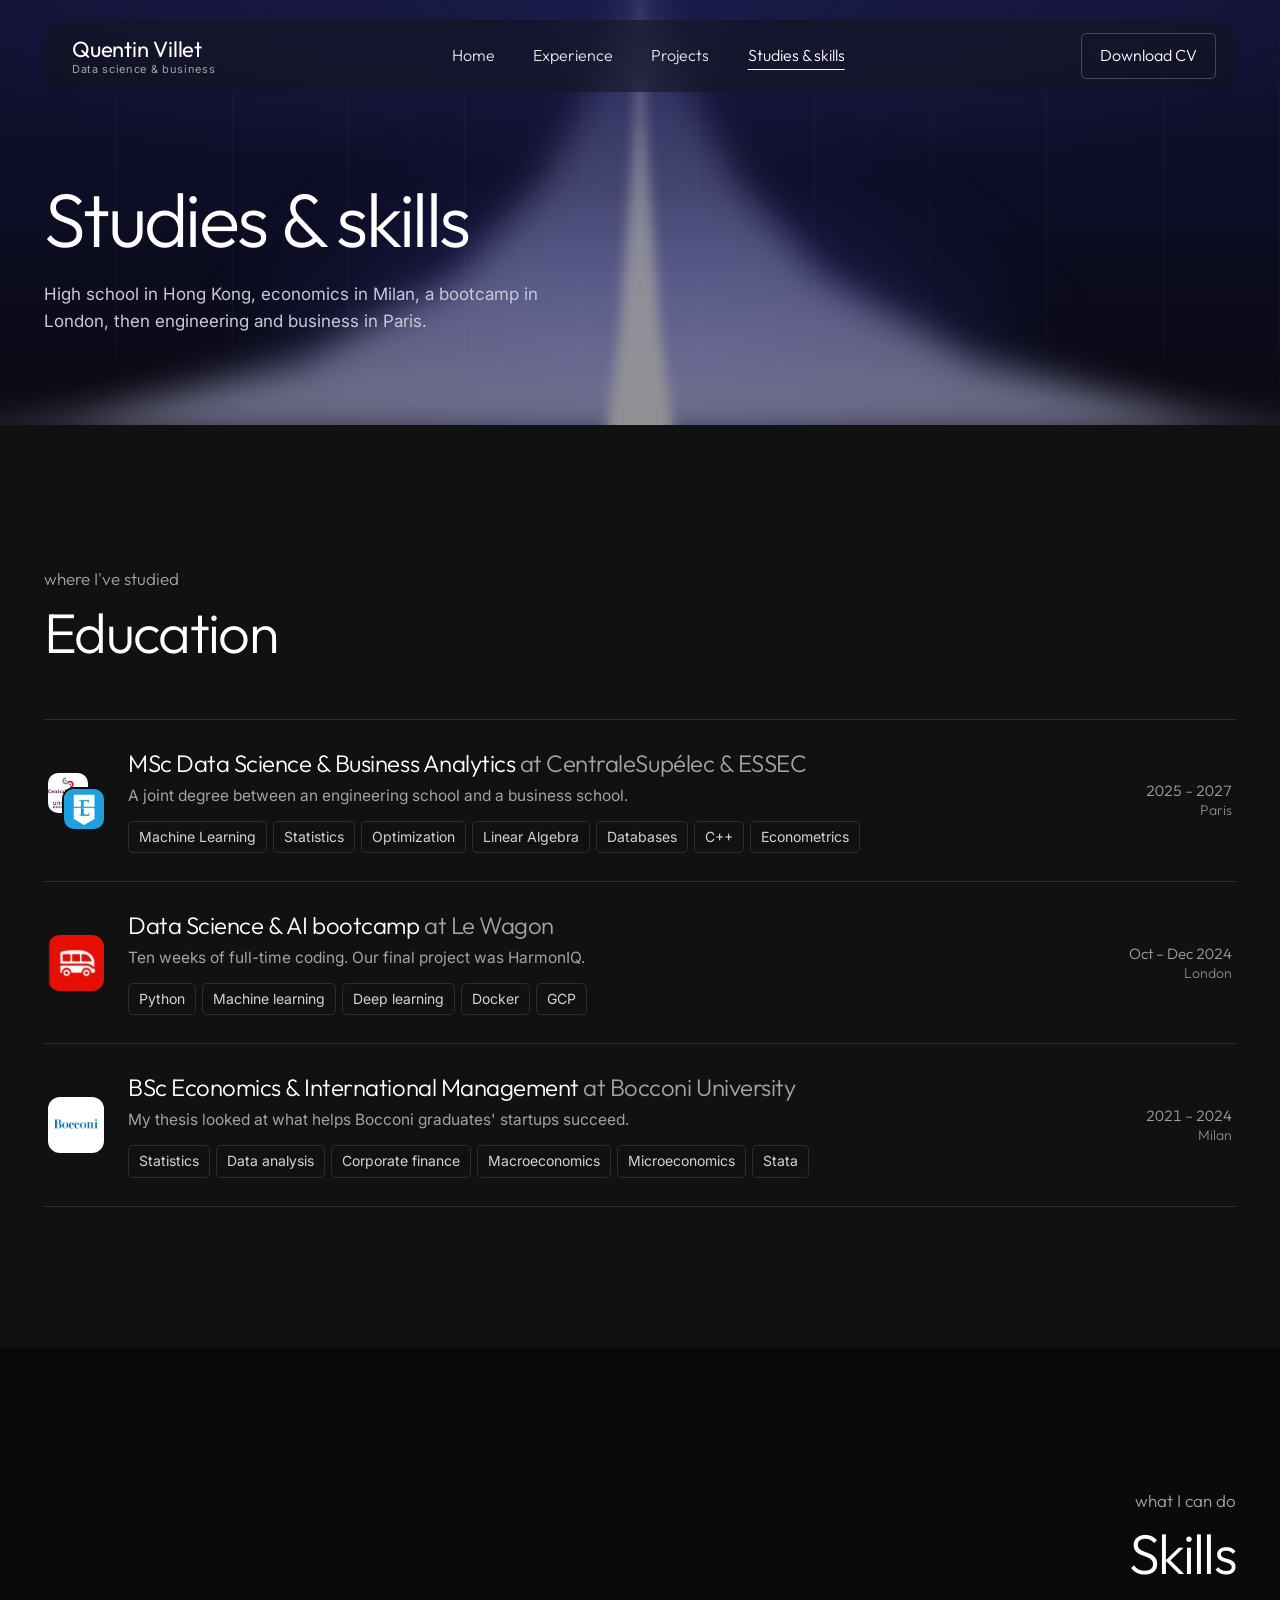
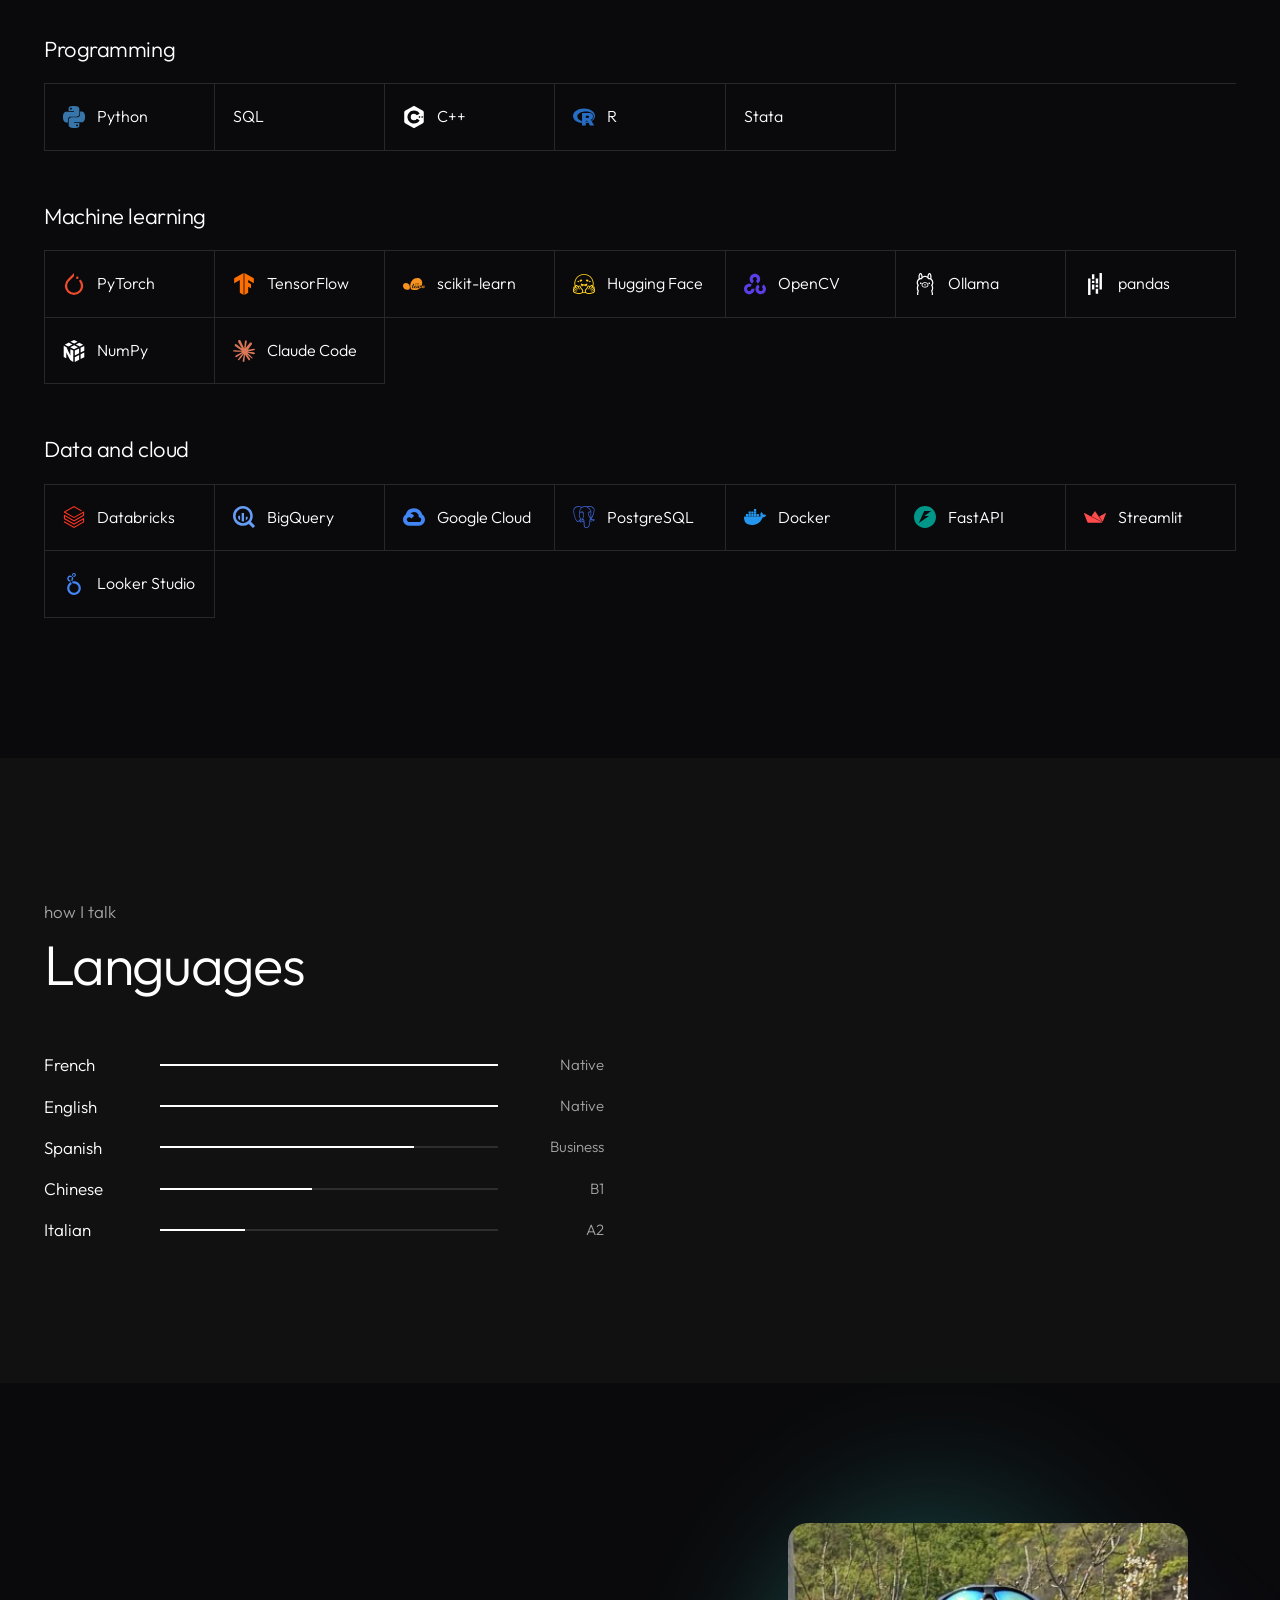
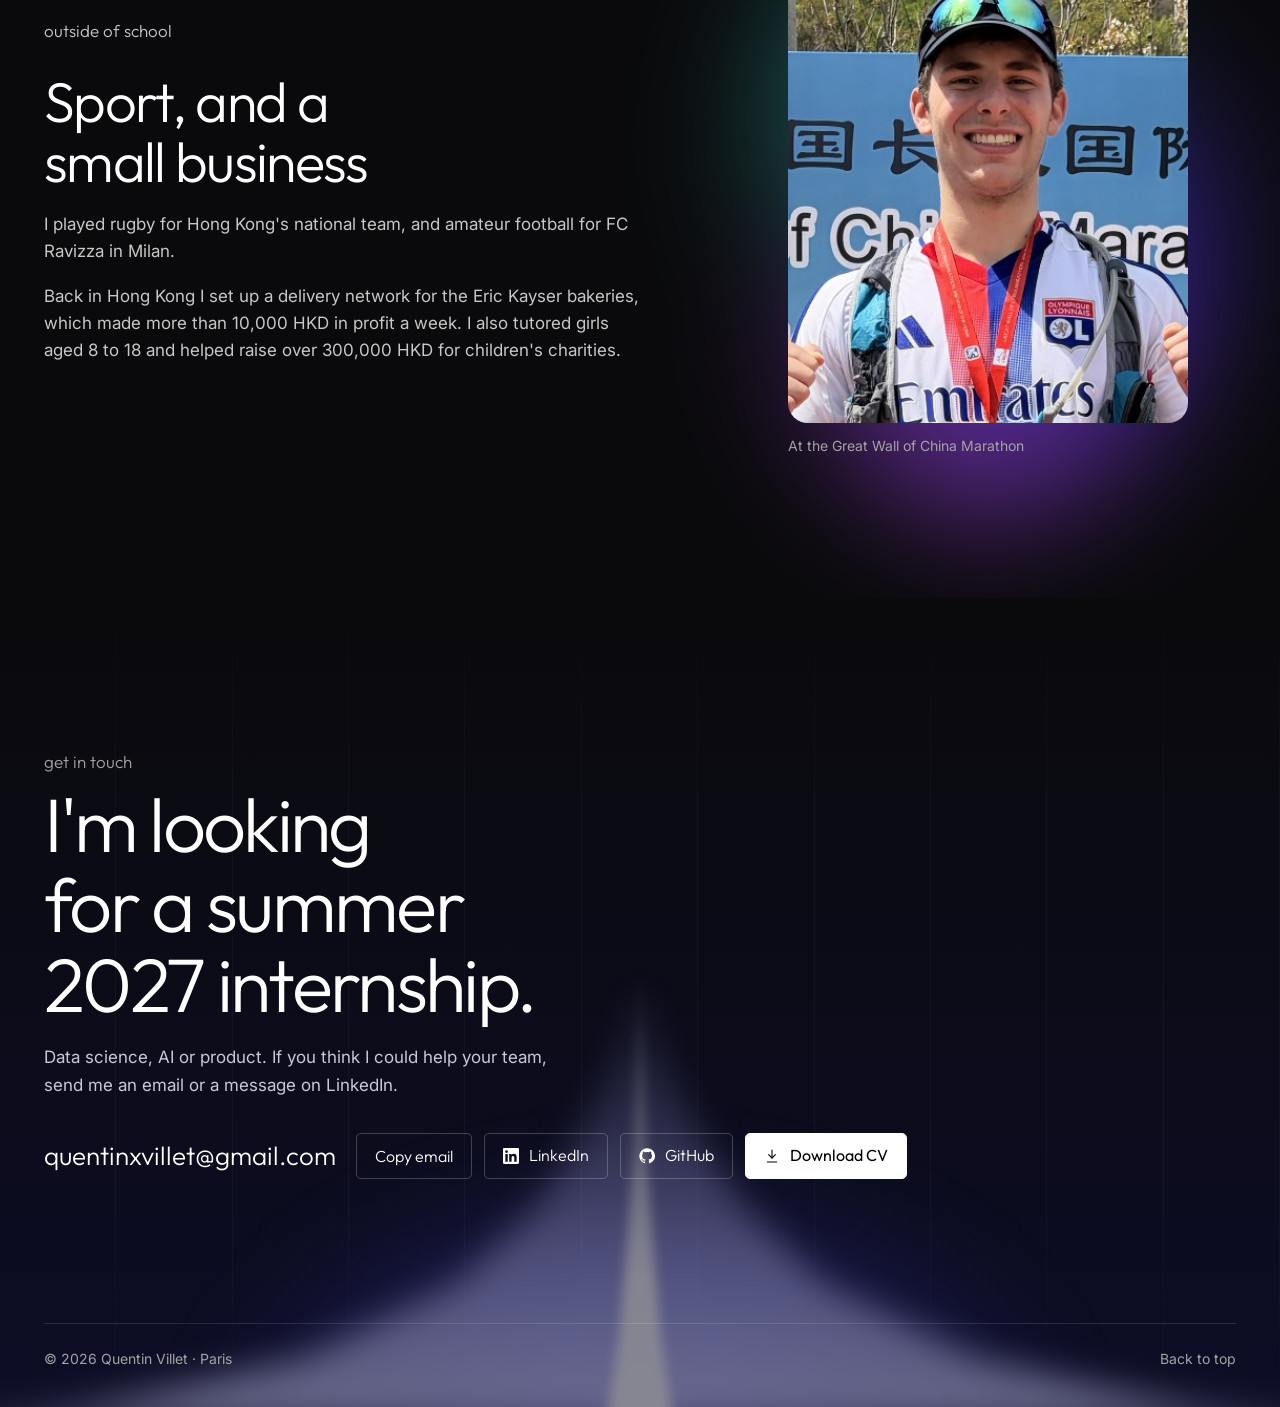
<file: studies.html>
<!doctype html>
<html lang="en">
<head>
<meta charset="utf-8">
<meta name="viewport" content="width=device-width, initial-scale=1, viewport-fit=cover">
<title>Studies & skills · Quentin Villet</title>
<meta name="claude:viewport-fit-sides" content="cover">
<meta name="description" content="Quentin Villet's studies, skills and languages.">
<link rel="icon" href="data:image/svg+xml,%3Csvg xmlns='http://www.w3.org/2000/svg' viewBox='0 0 32 32'%3E%3Crect width='32' height='32' rx='8' fill='%230d0d2b'/%3E%3Ctext x='16' y='21.5' font-family='Arial' font-size='14' fill='%23fff' text-anchor='middle'%3EQV%3C/text%3E%3C/svg%3E">
<link rel="preconnect" href="https://fonts.googleapis.com">
<link rel="preconnect" href="https://fonts.gstatic.com" crossorigin>
<link rel="stylesheet" href="https://fonts.googleapis.com/css2?family=Outfit:wght@200;300;400;500&family=Inter:wght@400;500&display=swap">
<link rel="stylesheet" href="assets/style.css">
</head>
<body>

<nav class="nav" aria-label="Main"><div class="wrap"><div class="nav-bar">
  <a class="brand" href="index.html"><b>Quentin Villet</b><small>Data science &amp; business</small></a>
  <ul><li class="opt"><a href="index.html">Home</a></li><li class=""><a href="experience.html">Experience</a></li><li class=""><a href="projects.html">Projects</a></li><li class="opt"><a href="studies.html" aria-current="page">Studies & skills</a></li></ul>
  <a class="btn" href="cv/Quentin_Villet_CV.pdf" target="_blank" rel="noopener">Download CV</a>
</div></div></nav>
<main>

<section class="hero short"><div class="lines"></div><div class="beam" aria-hidden="true"><i class="b1"></i><i class="soft"><b class="cone"></b><b class="rays"></b></i><i class="soft2"><b class="core"></b></i></div><div class="wrap" style="width:100%"><div class="hero-copy">
  <h1>Studies &amp; skills</h1>
  <p class="lede">High school in Hong Kong, economics in Milan, a bootcamp in London, then engineering and business in Paris.</p>
</div></div></section>
<section class="sec"><div class="wrap">
  <div class="head"><p class="label">where I've studied</p><h2>Education</h2></div>
  <ul class="xp"><li><div class="row"><span class="logo pair" aria-hidden="true"><img src="assets/logos/centralesupelec.png" alt=""><img src="assets/logos/essec.png" alt=""></span>
  <div><h3>MSc Data Science & Business Analytics <span>at CentraleSupélec & ESSEC</span></h3><p>A joint degree between an engineering school and a business school.</p><ul class="classes"><li>Machine Learning</li><li>Statistics</li><li>Optimization</li><li>Linear Algebra</li><li>Databases</li><li>C++</li><li>Econometrics</li></ul></div>
  <time>2025 – 2027<b>Paris</b></time></div></li><li><div class="row"><span class="logo" aria-hidden="true"><img src="assets/logos/lewagon.png" alt=""></span>
  <div><h3>Data Science & AI bootcamp <span>at Le Wagon</span></h3><p>Ten weeks of full-time coding. Our final project was HarmonIQ.</p><ul class="classes"><li>Python</li><li>Machine learning</li><li>Deep learning</li><li>Docker</li><li>GCP</li></ul></div>
  <time>Oct – Dec 2024<b>London</b></time></div></li><li><div class="row"><span class="logo" aria-hidden="true"><img src="assets/logos/bocconi.png" alt=""></span>
  <div><h3>BSc Economics & International Management <span>at Bocconi University</span></h3><p>My thesis looked at what helps Bocconi graduates' startups succeed.</p><ul class="classes"><li>Statistics</li><li>Data analysis</li><li>Corporate finance</li><li>Macroeconomics</li><li>Microeconomics</li><li>Stata</li></ul></div>
  <time>2021 – 2024<b>Milan</b></time></div></li></ul>
</div></section>
<section class="sec alt"><div class="wrap skillsets">
  <div class="head right" style="margin-bottom:0"><p class="label">what I can do</p><h2>Skills</h2></div>
  <div><h3>Programming</h3><div class="tools"><div class="tool"><span data-icon="python"></span>Python</div><div class="tool">SQL</div><div class="tool"><span data-icon="cplusplus"></span>C++</div><div class="tool"><span data-icon="r"></span>R</div><div class="tool">Stata</div></div></div>
  <div><h3>Machine learning</h3><div class="tools"><div class="tool"><span data-icon="pytorch"></span>PyTorch</div><div class="tool"><span data-icon="tensorflow"></span>TensorFlow</div><div class="tool"><span data-icon="scikitlearn"></span>scikit-learn</div><div class="tool"><span data-icon="huggingface"></span>Hugging Face</div><div class="tool"><span data-icon="opencv"></span>OpenCV</div><div class="tool"><span data-icon="ollama"></span>Ollama</div><div class="tool"><span data-icon="pandas"></span>pandas</div><div class="tool"><span data-icon="numpy"></span>NumPy</div><div class="tool"><span data-icon="claude"></span>Claude Code</div></div></div>
  <div><h3>Data and cloud</h3><div class="tools"><div class="tool"><span data-icon="databricks"></span>Databricks</div><div class="tool"><span data-icon="googlebigquery"></span>BigQuery</div><div class="tool"><span data-icon="googlecloud"></span>Google Cloud</div><div class="tool"><span data-icon="postgresql"></span>PostgreSQL</div><div class="tool"><span data-icon="docker"></span>Docker</div><div class="tool"><span data-icon="fastapi"></span>FastAPI</div><div class="tool"><span data-icon="streamlit"></span>Streamlit</div><div class="tool"><span data-icon="looker"></span>Looker Studio</div></div></div>
</div></section>
<section class="sec"><div class="wrap">
  <div class="head"><p class="label">how I talk</p><h2>Languages</h2></div>
  <div class="langs"><div class="lang"><span>French</span><i style="--v:100%"></i><span>Native</span></div><div class="lang"><span>English</span><i style="--v:100%"></i><span>Native</span></div><div class="lang"><span>Spanish</span><i style="--v:75%"></i><span>Business</span></div><div class="lang"><span>Chinese</span><i style="--v:45%"></i><span>B1</span></div><div class="lang"><span>Italian</span><i style="--v:25%"></i><span>A2</span></div></div>
</div></section>
<section class="sec alt"><div class="wrap who">
  <div class="copy">
    <p class="label">outside of school</p>
    <h2>Sport, and a small business</h2>
    <p>I played rugby for Hong Kong's national team, and amateur football for FC Ravizza in Milan.</p>
    <p>Back in Hong Kong I set up a delivery network for the Eric Kayser bakeries, which made more than 10,000 HKD in profit a week. I also tutored girls aged 8 to 18 and helped raise over 300,000 HKD for children's charities.</p>
  </div>
  <figure class="orb"><img src="assets/quentin.jpg" alt="Quentin at the Great Wall of China Marathon" loading="lazy"><figcaption>At the Great Wall of China Marathon</figcaption></figure>
</div></section>

</main>
<footer class="foot" id="contact"><div class="lines"></div><div class="beam" aria-hidden="true"><i class="b1"></i><i class="soft"><b class="cone"></b><b class="rays"></b></i><i class="soft2"><b class="core"></b></i></div><div class="wrap foot-in">
  <p class="label">get in touch</p>
  <h2>I'm looking for a summer 2027 internship.</h2>
  <p class="l">Data science, AI or product. If you think I could help your team, send me an email or a message on LinkedIn.</p>
  <div class="mailrow">
    <span class="mail" id="mail">quentinxvillet@gmail.com</span>
    <button class="btn" id="copy" type="button">Copy email</button>
    <a class="btn" href="https://www.linkedin.com/in/quentinvillet" target="_blank" rel="noopener"><svg viewBox="0 0 24 24" fill="currentColor" aria-hidden="true"><path d="M20.45 20.45h-3.56v-5.57c0-1.33-.02-3.04-1.85-3.04-1.86 0-2.14 1.45-2.14 2.95v5.66H9.34V9h3.42v1.56h.05a3.75 3.75 0 0 1 3.37-1.85c3.6 0 4.27 2.37 4.27 5.46v6.28ZM5.34 7.43a2.06 2.06 0 1 1 0-4.13 2.06 2.06 0 0 1 0 4.13ZM7.12 20.45H3.56V9h3.56v11.45ZM22.22 0H1.77C.79 0 0 .77 0 1.73v20.54C0 23.23.79 24 1.77 24h20.45c.98 0 1.78-.77 1.78-1.73V1.73C24 .77 23.2 0 22.22 0Z"/></svg> LinkedIn</a>
    <a class="btn" href="https://github.com/QuentinVillet" target="_blank" rel="noopener"><svg viewBox="0 0 24 24" fill="currentColor" aria-hidden="true"><path d="M12 .5a11.5 11.5 0 0 0-3.64 22.41c.58.1.79-.25.79-.56v-2c-3.2.7-3.88-1.37-3.88-1.37-.52-1.33-1.28-1.69-1.28-1.69-1.05-.72.08-.7.08-.7 1.16.08 1.77 1.19 1.77 1.19 1.03 1.77 2.7 1.26 3.36.96.1-.75.4-1.26.73-1.55-2.56-.29-5.25-1.28-5.25-5.69 0-1.26.45-2.29 1.19-3.1-.12-.29-.52-1.46.11-3.05 0 0 .97-.31 3.17 1.18a11 11 0 0 1 5.77 0c2.2-1.49 3.17-1.18 3.17-1.18.63 1.59.23 2.76.11 3.05.74.81 1.19 1.84 1.19 3.1 0 4.42-2.7 5.39-5.27 5.68.41.36.78 1.06.78 2.14v3.17c0 .31.21.67.8.56A11.5 11.5 0 0 0 12 .5Z"/></svg> GitHub</a>
    <a class="btn solid" href="cv/Quentin_Villet_CV.pdf" target="_blank" rel="noopener"><svg viewBox="0 0 24 24" fill="none" stroke="currentColor" stroke-width="1.6" stroke-linecap="round" stroke-linejoin="round" aria-hidden="true"><path d="M12 3v12"/><path d="m7 10 5 5 5-5"/><path d="M5 21h14"/></svg> Download CV</a>
  </div>
  <p class="toast" id="toast" role="status"></p>
  <div class="foot-bottom"><span>© 2026 Quentin Villet · Paris</span><a href="#">Back to top</a></div>
</div></footer>
<script src="assets/icons.js"></script>
<script src="assets/site.js"></script>
</body>
</html>
</file>
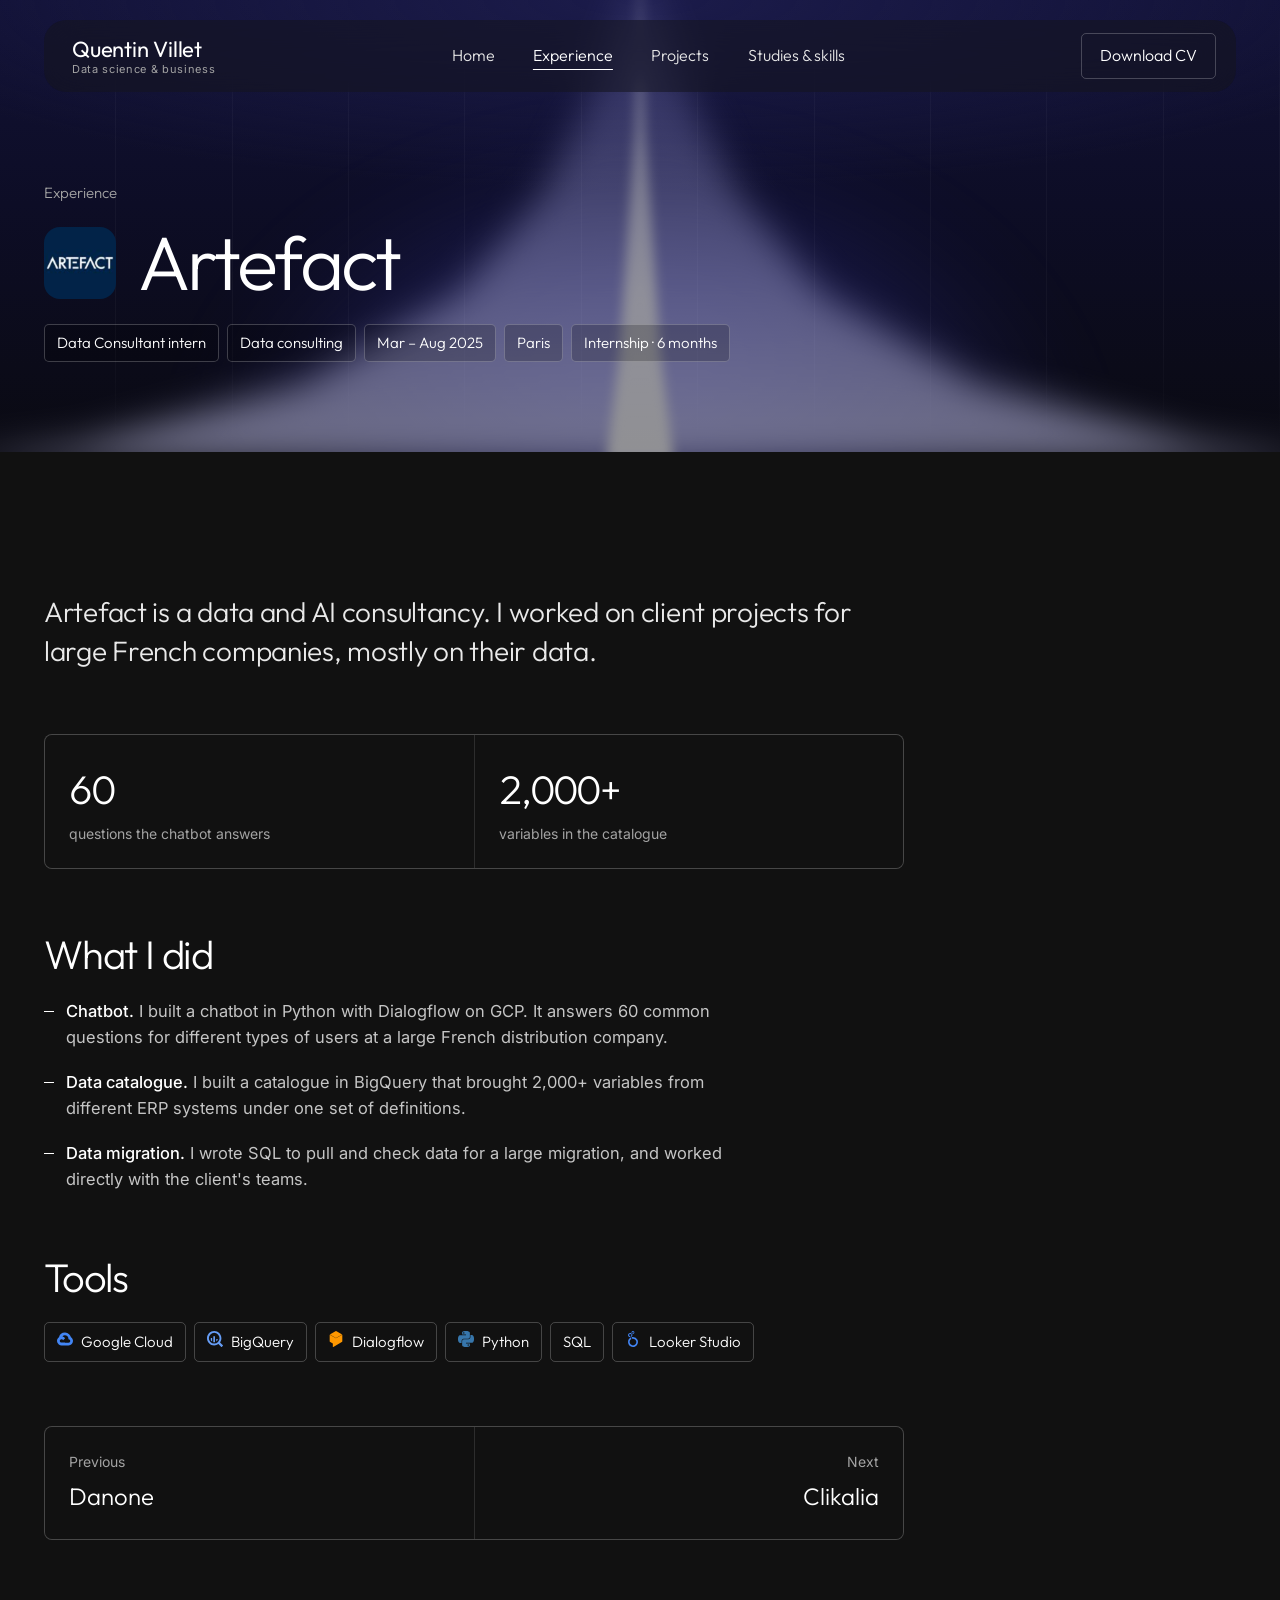
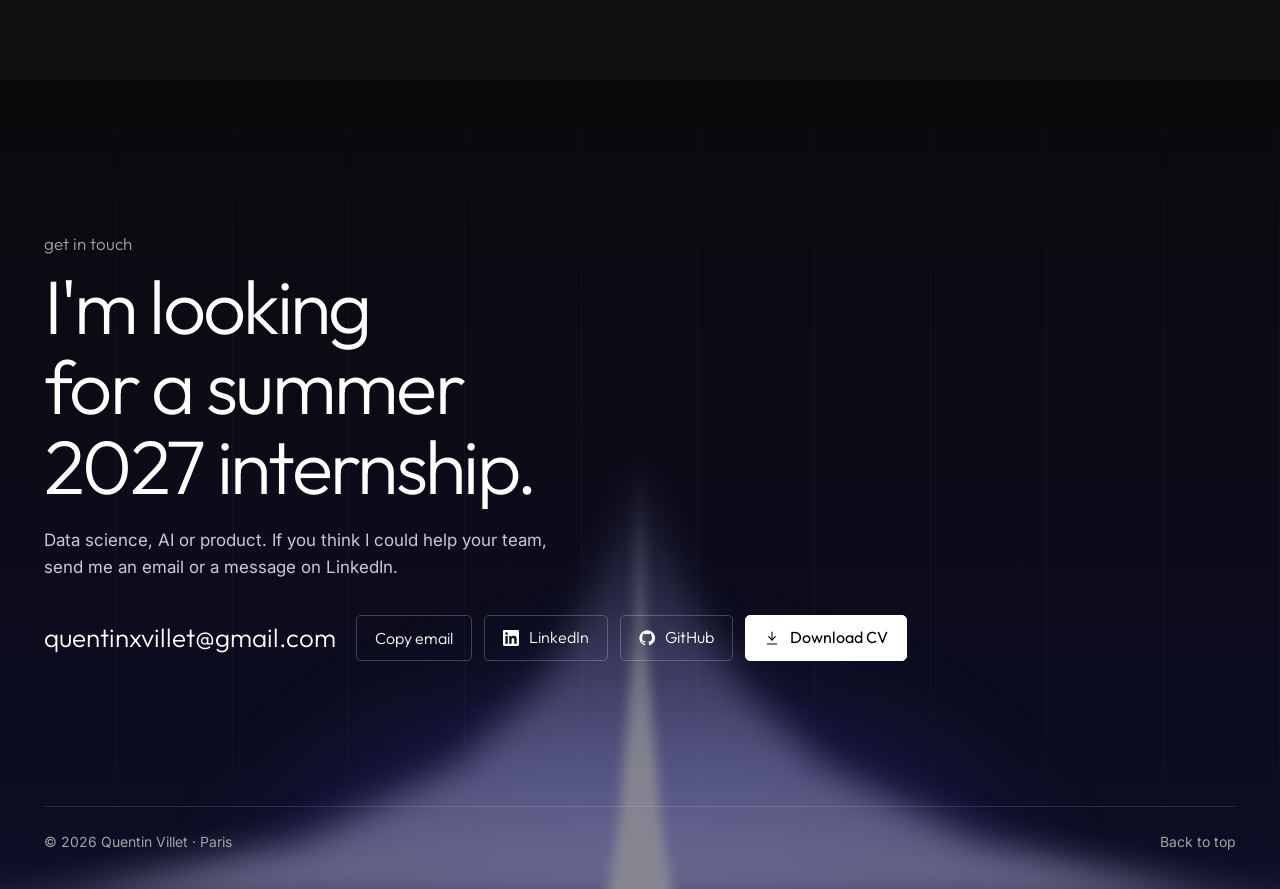
<file: experience/artefact.html>
<!doctype html>
<html lang="en">
<head>
<meta charset="utf-8">
<meta name="viewport" content="width=device-width, initial-scale=1, viewport-fit=cover">
<title>Artefact · Quentin Villet</title>
<meta name="claude:viewport-fit-sides" content="cover">
<meta name="description" content="Quentin Villet at Artefact.">
<link rel="icon" href="data:image/svg+xml,%3Csvg xmlns='http://www.w3.org/2000/svg' viewBox='0 0 32 32'%3E%3Crect width='32' height='32' rx='8' fill='%230d0d2b'/%3E%3Ctext x='16' y='21.5' font-family='Arial' font-size='14' fill='%23fff' text-anchor='middle'%3EQV%3C/text%3E%3C/svg%3E">
<link rel="preconnect" href="https://fonts.googleapis.com">
<link rel="preconnect" href="https://fonts.gstatic.com" crossorigin>
<link rel="stylesheet" href="https://fonts.googleapis.com/css2?family=Outfit:wght@200;300;400;500&family=Inter:wght@400;500&display=swap">
<link rel="stylesheet" href="../assets/style.css">
</head>
<body>

<nav class="nav" aria-label="Main"><div class="wrap"><div class="nav-bar">
  <a class="brand" href="../index.html"><b>Quentin Villet</b><small>Data science &amp; business</small></a>
  <ul><li class="opt"><a href="../index.html">Home</a></li><li class=""><a href="../experience.html" aria-current="page">Experience</a></li><li class=""><a href="../projects.html">Projects</a></li><li class="opt"><a href="../studies.html">Studies & skills</a></li></ul>
  <a class="btn" href="../cv/Quentin_Villet_CV.pdf" target="_blank" rel="noopener">Download CV</a>
</div></div></nav>
<main>

<section class="hero short"><div class="lines"></div><div class="beam" aria-hidden="true"><i class="b1"></i><i class="soft"><b class="cone"></b><b class="rays"></b></i><i class="soft2"><b class="core"></b></i></div><div class="wrap" style="width:100%"><div class="hero-copy">
  <a class="crumb" href="../experience.html">Experience</a>
  <div class="xhead"><span class="logo lg" aria-hidden="true"><img src="../assets/logos/artefact.png" alt=""></span><h1>Artefact</h1></div>
  <div class="meta"><span>Data Consultant intern</span><span>Data consulting</span><span>Mar – Aug 2025</span><span>Paris</span><span>Internship · 6 months</span></div>
</div></div></section>
<section class="sec"><div class="wrap"><div class="detail">

<p class="lead">Artefact is a data and AI consultancy. I worked on client projects for large French companies, mostly on their data.</p>
<div class="nums"><div><b>60</b><span>questions the chatbot answers</span></div><div><b>2,000+</b><span>variables in the catalogue</span></div></div>
<div>
  <h2>What I did</h2>
  <ul class="pts">
    <li><b>Chatbot.</b> I built a chatbot in Python with Dialogflow on GCP. It answers 60 common questions for different types of users at a large French distribution company.</li>
    <li><b>Data catalogue.</b> I built a catalogue in BigQuery that brought 2,000+ variables from different ERP systems under one set of definitions.</li>
    <li><b>Data migration.</b> I wrote SQL to pull and check data for a large migration, and worked directly with the client's teams.</li>
  </ul>
</div>
<div><h2>Tools</h2><ul class="tags"><li><span data-icon="googlecloud"></span>Google Cloud</li><li><span data-icon="googlebigquery"></span>BigQuery</li><li><span data-icon="dialogflow"></span>Dialogflow</li><li><span data-icon="python"></span>Python</li><li>SQL</li><li><span data-icon="looker"></span>Looker Studio</li></ul></div>

<nav class="pager" aria-label="Other internships"><a href="danone.html"><span>Previous</span><b>Danone</b></a><a class="next" href="clikalia.html"><span>Next</span><b>Clikalia</b></a></nav>
</div></div></section>

</main>
<footer class="foot" id="contact"><div class="lines"></div><div class="beam" aria-hidden="true"><i class="b1"></i><i class="soft"><b class="cone"></b><b class="rays"></b></i><i class="soft2"><b class="core"></b></i></div><div class="wrap foot-in">
  <p class="label">get in touch</p>
  <h2>I'm looking for a summer 2027 internship.</h2>
  <p class="l">Data science, AI or product. If you think I could help your team, send me an email or a message on LinkedIn.</p>
  <div class="mailrow">
    <span class="mail" id="mail">quentinxvillet@gmail.com</span>
    <button class="btn" id="copy" type="button">Copy email</button>
    <a class="btn" href="https://www.linkedin.com/in/quentinvillet" target="_blank" rel="noopener"><svg viewBox="0 0 24 24" fill="currentColor" aria-hidden="true"><path d="M20.45 20.45h-3.56v-5.57c0-1.33-.02-3.04-1.85-3.04-1.86 0-2.14 1.45-2.14 2.95v5.66H9.34V9h3.42v1.56h.05a3.75 3.75 0 0 1 3.37-1.85c3.6 0 4.27 2.37 4.27 5.46v6.28ZM5.34 7.43a2.06 2.06 0 1 1 0-4.13 2.06 2.06 0 0 1 0 4.13ZM7.12 20.45H3.56V9h3.56v11.45ZM22.22 0H1.77C.79 0 0 .77 0 1.73v20.54C0 23.23.79 24 1.77 24h20.45c.98 0 1.78-.77 1.78-1.73V1.73C24 .77 23.2 0 22.22 0Z"/></svg> LinkedIn</a>
    <a class="btn" href="https://github.com/QuentinVillet" target="_blank" rel="noopener"><svg viewBox="0 0 24 24" fill="currentColor" aria-hidden="true"><path d="M12 .5a11.5 11.5 0 0 0-3.64 22.41c.58.1.79-.25.79-.56v-2c-3.2.7-3.88-1.37-3.88-1.37-.52-1.33-1.28-1.69-1.28-1.69-1.05-.72.08-.7.08-.7 1.16.08 1.77 1.19 1.77 1.19 1.03 1.77 2.7 1.26 3.36.96.1-.75.4-1.26.73-1.55-2.56-.29-5.25-1.28-5.25-5.69 0-1.26.45-2.29 1.19-3.1-.12-.29-.52-1.46.11-3.05 0 0 .97-.31 3.17 1.18a11 11 0 0 1 5.77 0c2.2-1.49 3.17-1.18 3.17-1.18.63 1.59.23 2.76.11 3.05.74.81 1.19 1.84 1.19 3.1 0 4.42-2.7 5.39-5.27 5.68.41.36.78 1.06.78 2.14v3.17c0 .31.21.67.8.56A11.5 11.5 0 0 0 12 .5Z"/></svg> GitHub</a>
    <a class="btn solid" href="../cv/Quentin_Villet_CV.pdf" target="_blank" rel="noopener"><svg viewBox="0 0 24 24" fill="none" stroke="currentColor" stroke-width="1.6" stroke-linecap="round" stroke-linejoin="round" aria-hidden="true"><path d="M12 3v12"/><path d="m7 10 5 5 5-5"/><path d="M5 21h14"/></svg> Download CV</a>
  </div>
  <p class="toast" id="toast" role="status"></p>
  <div class="foot-bottom"><span>© 2026 Quentin Villet · Paris</span><a href="#">Back to top</a></div>
</div></footer>
<script src="../assets/icons.js"></script>
<script src="../assets/site.js"></script>
</body>
</html>
</file>
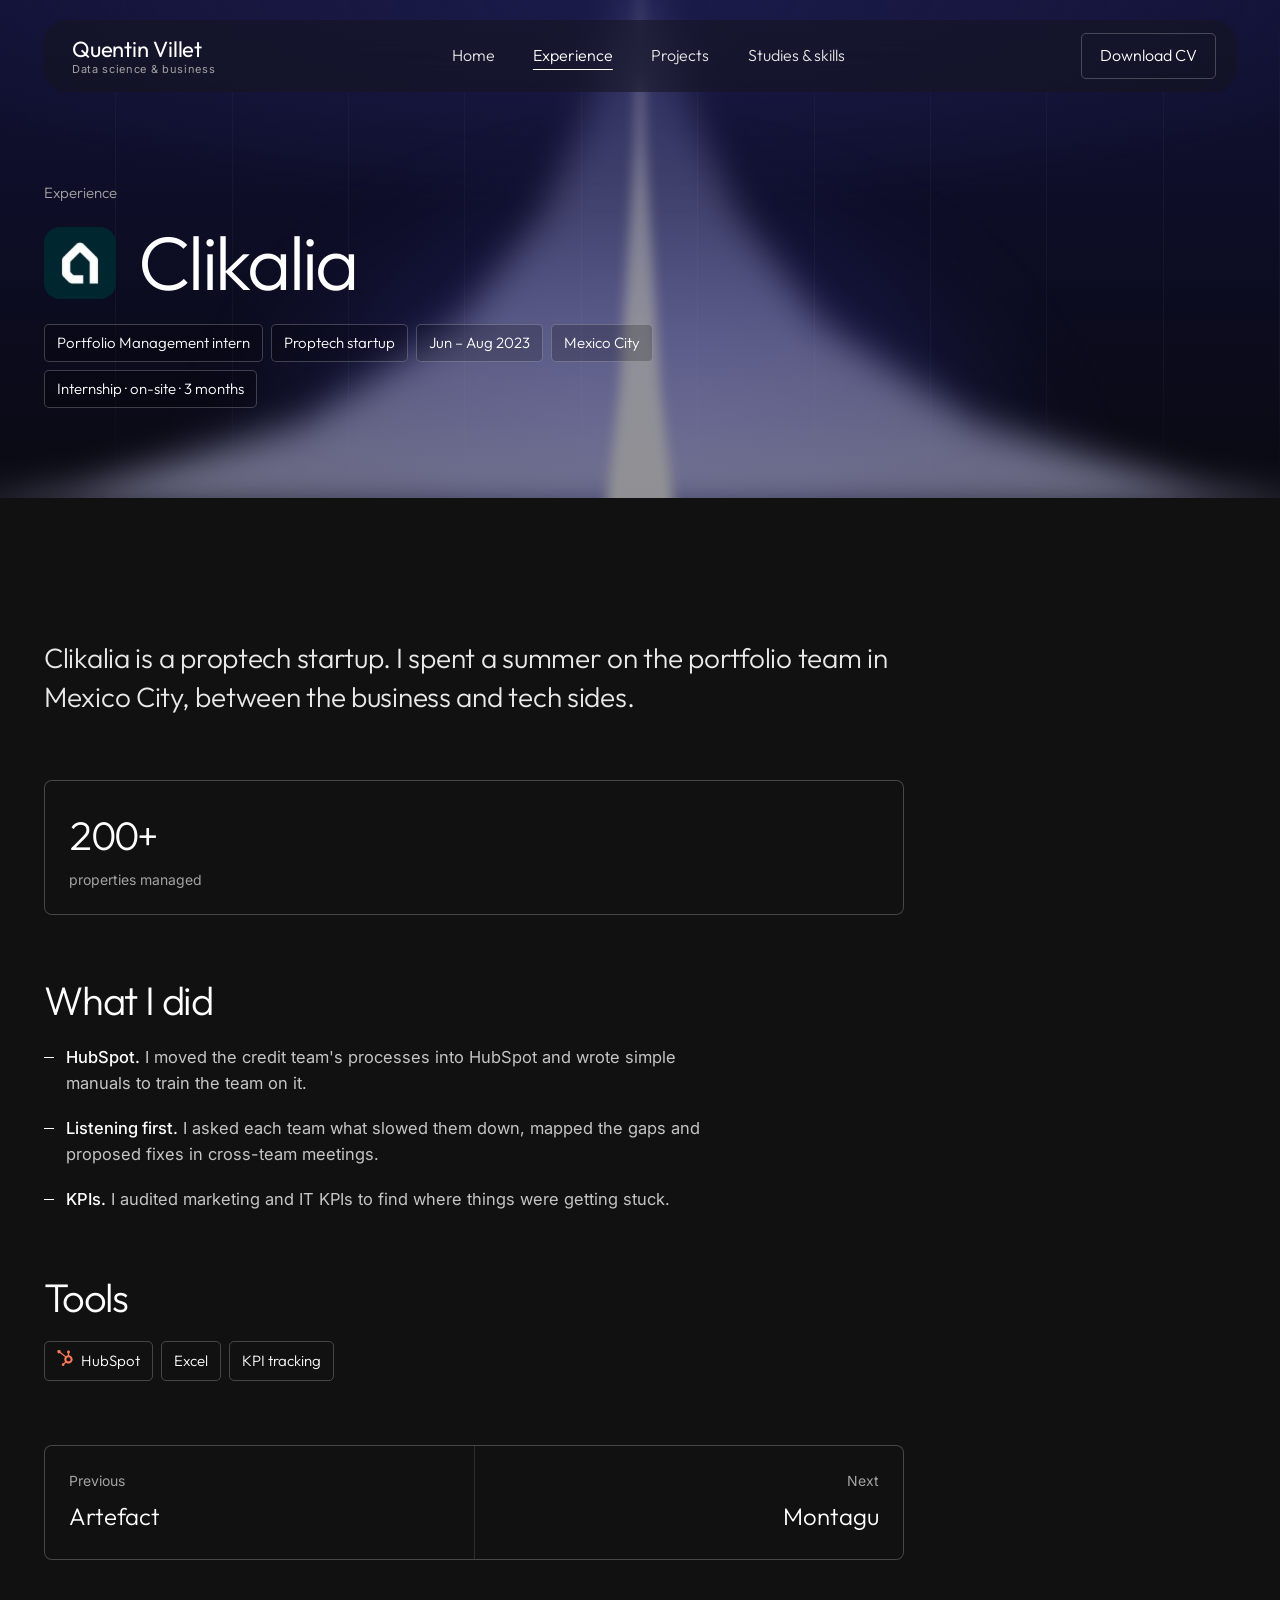
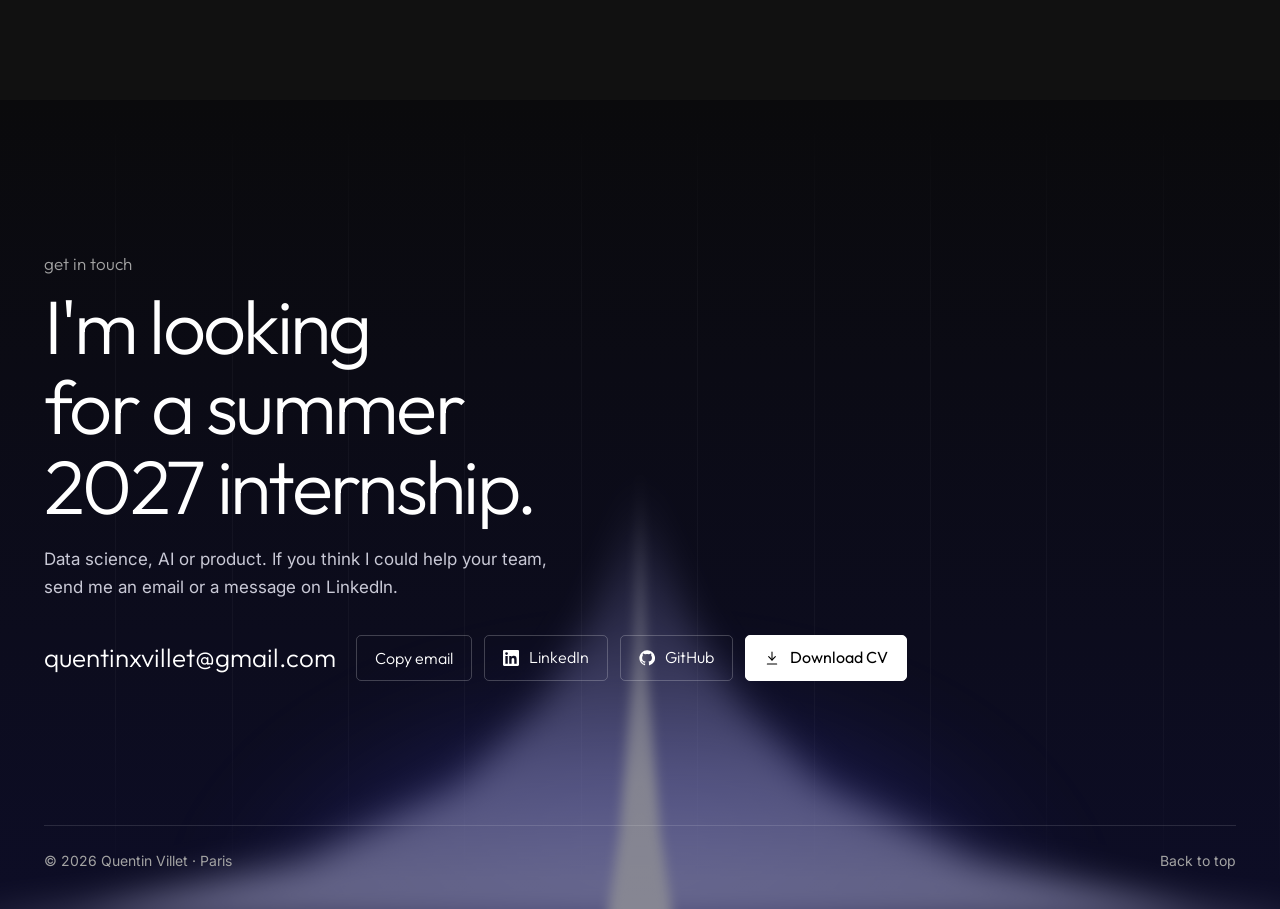
<file: experience/clikalia.html>
<!doctype html>
<html lang="en">
<head>
<meta charset="utf-8">
<meta name="viewport" content="width=device-width, initial-scale=1, viewport-fit=cover">
<title>Clikalia · Quentin Villet</title>
<meta name="claude:viewport-fit-sides" content="cover">
<meta name="description" content="Quentin Villet at Clikalia.">
<link rel="icon" href="data:image/svg+xml,%3Csvg xmlns='http://www.w3.org/2000/svg' viewBox='0 0 32 32'%3E%3Crect width='32' height='32' rx='8' fill='%230d0d2b'/%3E%3Ctext x='16' y='21.5' font-family='Arial' font-size='14' fill='%23fff' text-anchor='middle'%3EQV%3C/text%3E%3C/svg%3E">
<link rel="preconnect" href="https://fonts.googleapis.com">
<link rel="preconnect" href="https://fonts.gstatic.com" crossorigin>
<link rel="stylesheet" href="https://fonts.googleapis.com/css2?family=Outfit:wght@200;300;400;500&family=Inter:wght@400;500&display=swap">
<link rel="stylesheet" href="../assets/style.css">
</head>
<body>

<nav class="nav" aria-label="Main"><div class="wrap"><div class="nav-bar">
  <a class="brand" href="../index.html"><b>Quentin Villet</b><small>Data science &amp; business</small></a>
  <ul><li class="opt"><a href="../index.html">Home</a></li><li class=""><a href="../experience.html" aria-current="page">Experience</a></li><li class=""><a href="../projects.html">Projects</a></li><li class="opt"><a href="../studies.html">Studies & skills</a></li></ul>
  <a class="btn" href="../cv/Quentin_Villet_CV.pdf" target="_blank" rel="noopener">Download CV</a>
</div></div></nav>
<main>

<section class="hero short"><div class="lines"></div><div class="beam" aria-hidden="true"><i class="b1"></i><i class="soft"><b class="cone"></b><b class="rays"></b></i><i class="soft2"><b class="core"></b></i></div><div class="wrap" style="width:100%"><div class="hero-copy">
  <a class="crumb" href="../experience.html">Experience</a>
  <div class="xhead"><span class="logo lg" aria-hidden="true"><img src="../assets/logos/clikalia.png" alt=""></span><h1>Clikalia</h1></div>
  <div class="meta"><span>Portfolio Management intern</span><span>Proptech startup</span><span>Jun – Aug 2023</span><span>Mexico City</span><span>Internship · on-site · 3 months</span></div>
</div></div></section>
<section class="sec"><div class="wrap"><div class="detail">

<p class="lead">Clikalia is a proptech startup. I spent a summer on the portfolio team in Mexico City, between the business and tech sides.</p>
<div class="nums"><div><b>200+</b><span>properties managed</span></div></div>
<div>
  <h2>What I did</h2>
  <ul class="pts">
    <li><b>HubSpot.</b> I moved the credit team's processes into HubSpot and wrote simple manuals to train the team on it.</li>
    <li><b>Listening first.</b> I asked each team what slowed them down, mapped the gaps and proposed fixes in cross-team meetings.</li>
    <li><b>KPIs.</b> I audited marketing and IT KPIs to find where things were getting stuck.</li>
  </ul>
</div>
<div><h2>Tools</h2><ul class="tags"><li><span data-icon="hubspot"></span>HubSpot</li><li>Excel</li><li>KPI tracking</li></ul></div>

<nav class="pager" aria-label="Other internships"><a href="artefact.html"><span>Previous</span><b>Artefact</b></a><a class="next" href="montagu.html"><span>Next</span><b>Montagu</b></a></nav>
</div></div></section>

</main>
<footer class="foot" id="contact"><div class="lines"></div><div class="beam" aria-hidden="true"><i class="b1"></i><i class="soft"><b class="cone"></b><b class="rays"></b></i><i class="soft2"><b class="core"></b></i></div><div class="wrap foot-in">
  <p class="label">get in touch</p>
  <h2>I'm looking for a summer 2027 internship.</h2>
  <p class="l">Data science, AI or product. If you think I could help your team, send me an email or a message on LinkedIn.</p>
  <div class="mailrow">
    <span class="mail" id="mail">quentinxvillet@gmail.com</span>
    <button class="btn" id="copy" type="button">Copy email</button>
    <a class="btn" href="https://www.linkedin.com/in/quentinvillet" target="_blank" rel="noopener"><svg viewBox="0 0 24 24" fill="currentColor" aria-hidden="true"><path d="M20.45 20.45h-3.56v-5.57c0-1.33-.02-3.04-1.85-3.04-1.86 0-2.14 1.45-2.14 2.95v5.66H9.34V9h3.42v1.56h.05a3.75 3.75 0 0 1 3.37-1.85c3.6 0 4.27 2.37 4.27 5.46v6.28ZM5.34 7.43a2.06 2.06 0 1 1 0-4.13 2.06 2.06 0 0 1 0 4.13ZM7.12 20.45H3.56V9h3.56v11.45ZM22.22 0H1.77C.79 0 0 .77 0 1.73v20.54C0 23.23.79 24 1.77 24h20.45c.98 0 1.78-.77 1.78-1.73V1.73C24 .77 23.2 0 22.22 0Z"/></svg> LinkedIn</a>
    <a class="btn" href="https://github.com/QuentinVillet" target="_blank" rel="noopener"><svg viewBox="0 0 24 24" fill="currentColor" aria-hidden="true"><path d="M12 .5a11.5 11.5 0 0 0-3.64 22.41c.58.1.79-.25.79-.56v-2c-3.2.7-3.88-1.37-3.88-1.37-.52-1.33-1.28-1.69-1.28-1.69-1.05-.72.08-.7.08-.7 1.16.08 1.77 1.19 1.77 1.19 1.03 1.77 2.7 1.26 3.36.96.1-.75.4-1.26.73-1.55-2.56-.29-5.25-1.28-5.25-5.69 0-1.26.45-2.29 1.19-3.1-.12-.29-.52-1.46.11-3.05 0 0 .97-.31 3.17 1.18a11 11 0 0 1 5.77 0c2.2-1.49 3.17-1.18 3.17-1.18.63 1.59.23 2.76.11 3.05.74.81 1.19 1.84 1.19 3.1 0 4.42-2.7 5.39-5.27 5.68.41.36.78 1.06.78 2.14v3.17c0 .31.21.67.8.56A11.5 11.5 0 0 0 12 .5Z"/></svg> GitHub</a>
    <a class="btn solid" href="../cv/Quentin_Villet_CV.pdf" target="_blank" rel="noopener"><svg viewBox="0 0 24 24" fill="none" stroke="currentColor" stroke-width="1.6" stroke-linecap="round" stroke-linejoin="round" aria-hidden="true"><path d="M12 3v12"/><path d="m7 10 5 5 5-5"/><path d="M5 21h14"/></svg> Download CV</a>
  </div>
  <p class="toast" id="toast" role="status"></p>
  <div class="foot-bottom"><span>© 2026 Quentin Villet · Paris</span><a href="#">Back to top</a></div>
</div></footer>
<script src="../assets/icons.js"></script>
<script src="../assets/site.js"></script>
</body>
</html>
</file>
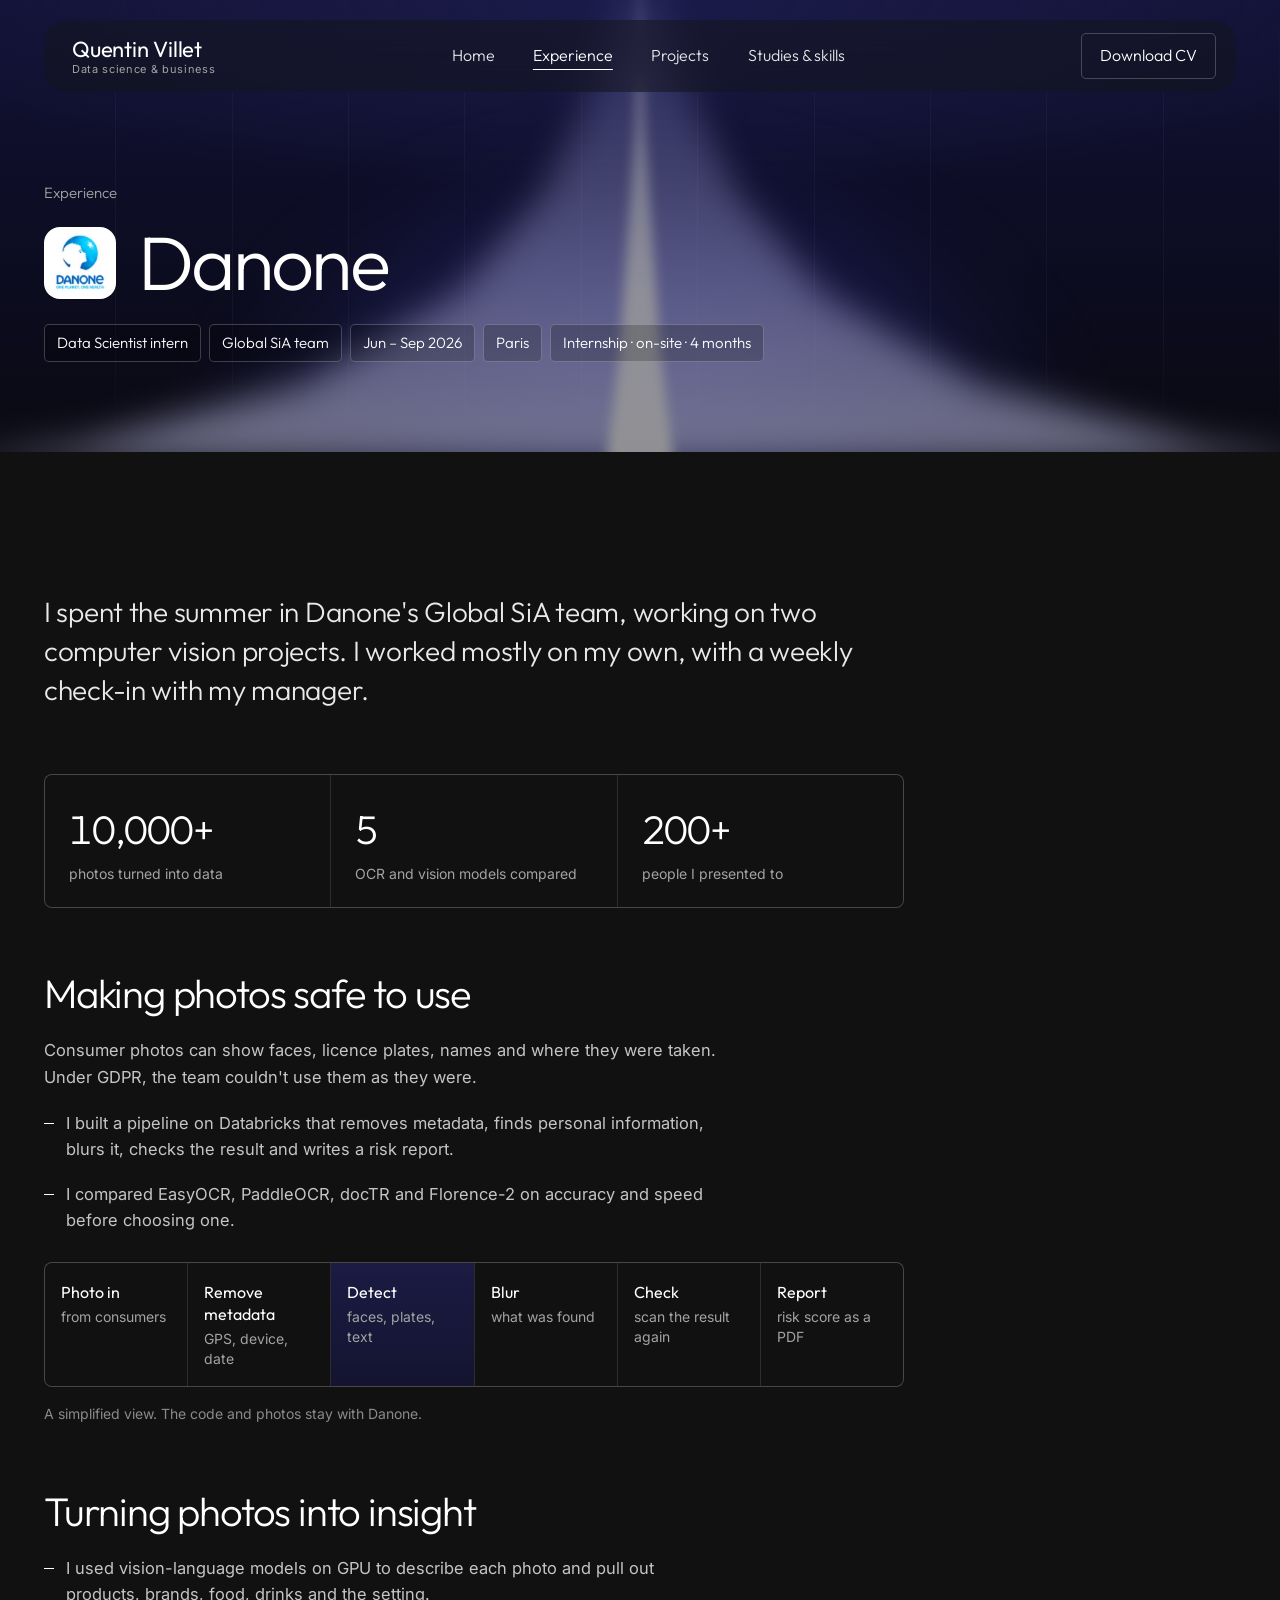
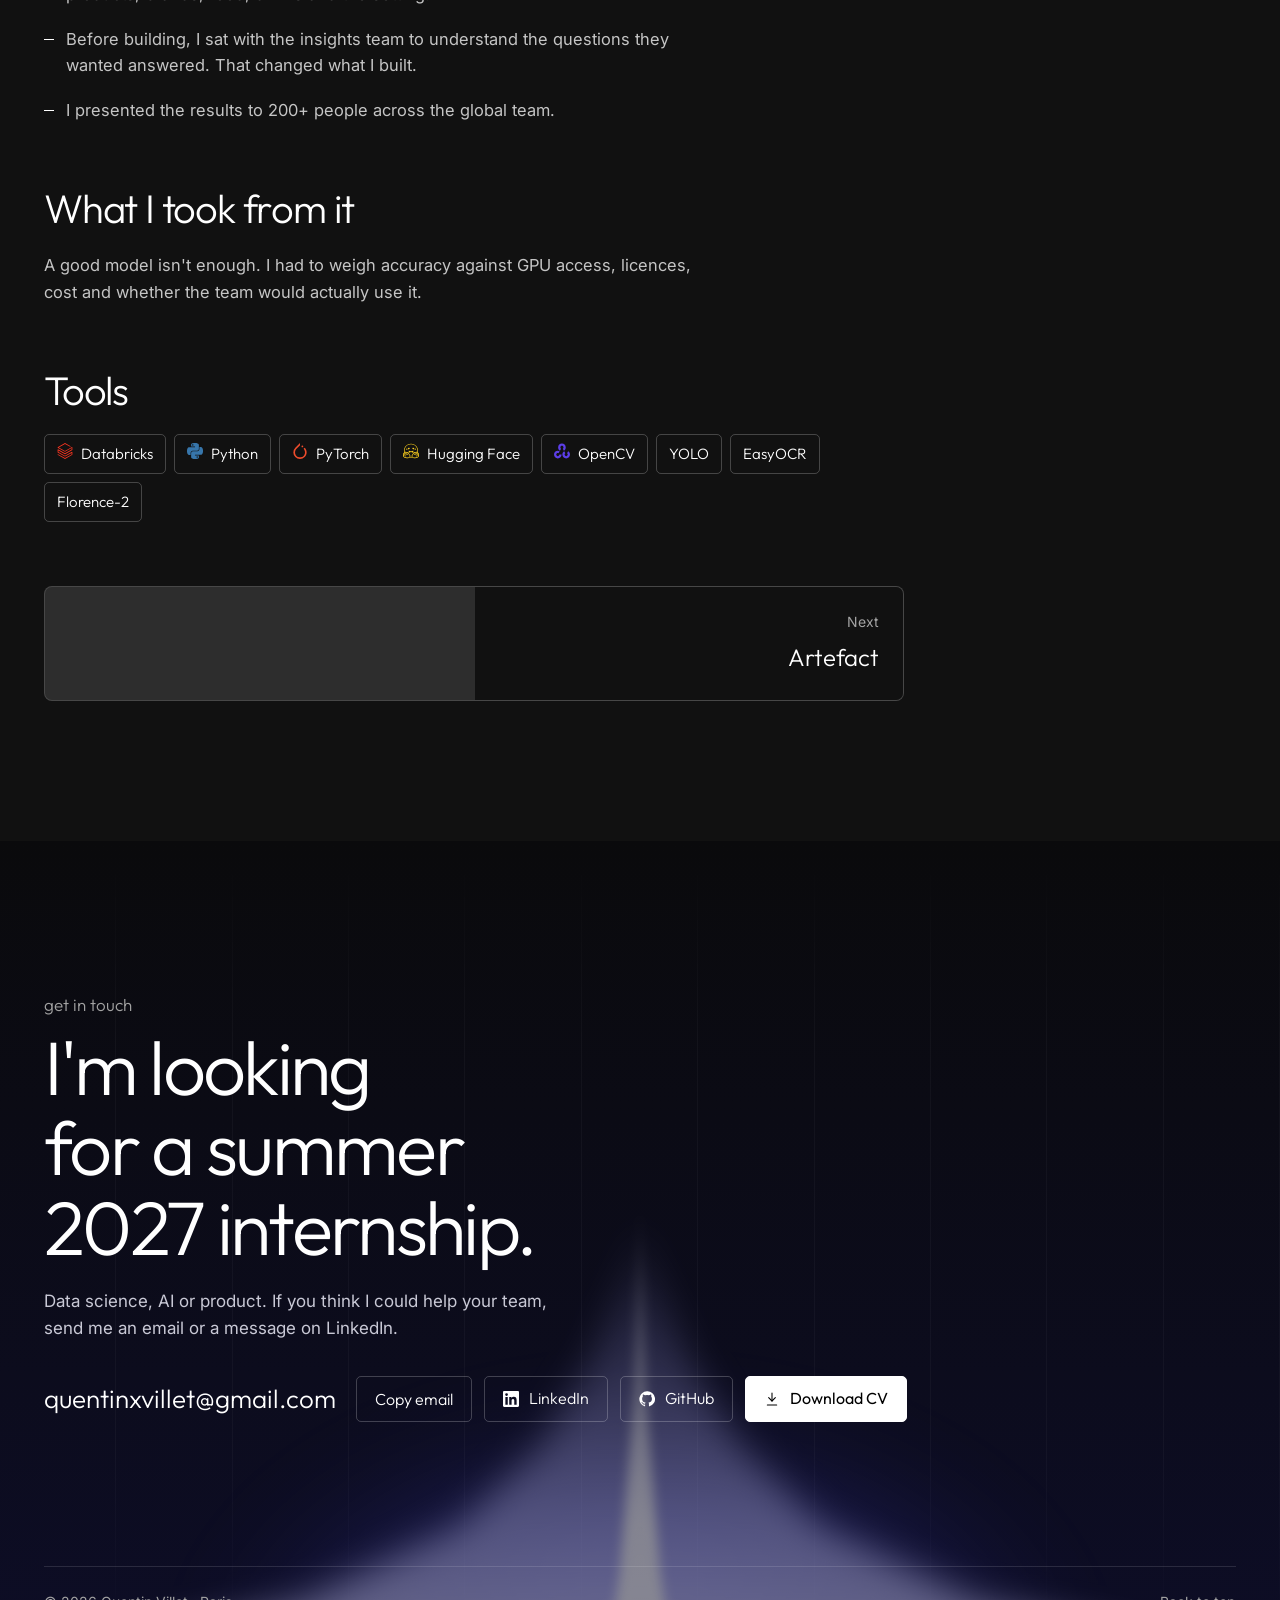
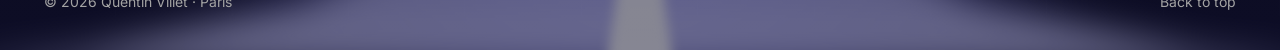
<file: experience/danone.html>
<!doctype html>
<html lang="en">
<head>
<meta charset="utf-8">
<meta name="viewport" content="width=device-width, initial-scale=1, viewport-fit=cover">
<title>Danone · Quentin Villet</title>
<meta name="claude:viewport-fit-sides" content="cover">
<meta name="description" content="Quentin Villet at Danone.">
<link rel="icon" href="data:image/svg+xml,%3Csvg xmlns='http://www.w3.org/2000/svg' viewBox='0 0 32 32'%3E%3Crect width='32' height='32' rx='8' fill='%230d0d2b'/%3E%3Ctext x='16' y='21.5' font-family='Arial' font-size='14' fill='%23fff' text-anchor='middle'%3EQV%3C/text%3E%3C/svg%3E">
<link rel="preconnect" href="https://fonts.googleapis.com">
<link rel="preconnect" href="https://fonts.gstatic.com" crossorigin>
<link rel="stylesheet" href="https://fonts.googleapis.com/css2?family=Outfit:wght@200;300;400;500&family=Inter:wght@400;500&display=swap">
<link rel="stylesheet" href="../assets/style.css">
</head>
<body>

<nav class="nav" aria-label="Main"><div class="wrap"><div class="nav-bar">
  <a class="brand" href="../index.html"><b>Quentin Villet</b><small>Data science &amp; business</small></a>
  <ul><li class="opt"><a href="../index.html">Home</a></li><li class=""><a href="../experience.html" aria-current="page">Experience</a></li><li class=""><a href="../projects.html">Projects</a></li><li class="opt"><a href="../studies.html">Studies & skills</a></li></ul>
  <a class="btn" href="../cv/Quentin_Villet_CV.pdf" target="_blank" rel="noopener">Download CV</a>
</div></div></nav>
<main>

<section class="hero short"><div class="lines"></div><div class="beam" aria-hidden="true"><i class="b1"></i><i class="soft"><b class="cone"></b><b class="rays"></b></i><i class="soft2"><b class="core"></b></i></div><div class="wrap" style="width:100%"><div class="hero-copy">
  <a class="crumb" href="../experience.html">Experience</a>
  <div class="xhead"><span class="logo lg" aria-hidden="true"><img src="../assets/logos/danone.png" alt=""></span><h1>Danone</h1></div>
  <div class="meta"><span>Data Scientist intern</span><span>Global SiA team</span><span>Jun – Sep 2026</span><span>Paris</span><span>Internship · on-site · 4 months</span></div>
</div></div></section>
<section class="sec"><div class="wrap"><div class="detail">

<p class="lead">I spent the summer in Danone's Global SiA team, working on two computer vision projects. I worked mostly on my own, with a weekly check-in with my manager.</p>
<div class="nums"><div><b>10,000+</b><span>photos turned into data</span></div><div><b>5</b><span>OCR and vision models compared</span></div><div><b>200+</b><span>people I presented to</span></div></div>
<div>
  <h2>Making photos safe to use</h2>
  <p class="t">Consumer photos can show faces, licence plates, names and where they were taken. Under GDPR, the team couldn't use them as they were.</p>
  <ul class="pts" style="margin-top:20px">
    <li>I built a pipeline on Databricks that removes metadata, finds personal information, blurs it, checks the result and writes a risk report.</li>
    <li>I compared EasyOCR, PaddleOCR, docTR and Florence-2 on accuracy and speed before choosing one.</li>
  </ul>
  <div class="flow" style="margin-top:28px"><ol><li><b>Photo in</b><span>from consumers</span></li><li><b>Remove metadata</b><span>GPS, device, date</span></li><li class="hl"><b>Detect</b><span>faces, plates, text</span></li><li><b>Blur</b><span>what was found</span></li><li><b>Check</b><span>scan the result again</span></li><li><b>Report</b><span>risk score as a PDF</span></li></ol></div>
  <p class="cap">A simplified view. The code and photos stay with Danone.</p>
</div>
<div>
  <h2>Turning photos into insight</h2>
  <ul class="pts">
    <li>I used vision-language models on GPU to describe each photo and pull out products, brands, food, drinks and the setting.</li>
    <li>Before building, I sat with the insights team to understand the questions they wanted answered. That changed what I built.</li>
    <li>I presented the results to 200+ people across the global team.</li>
  </ul>
</div>
<div><h2>What I took from it</h2><p class="t">A good model isn't enough. I had to weigh accuracy against GPU access, licences, cost and whether the team would actually use it.</p></div>
<div><h2>Tools</h2><ul class="tags"><li><span data-icon="databricks"></span>Databricks</li><li><span data-icon="python"></span>Python</li><li><span data-icon="pytorch"></span>PyTorch</li><li><span data-icon="huggingface"></span>Hugging Face</li><li><span data-icon="opencv"></span>OpenCV</li><li>YOLO</li><li>EasyOCR</li><li>Florence-2</li></ul></div>

<nav class="pager" aria-label="Other internships"><a class="next" href="artefact.html"><span>Next</span><b>Artefact</b></a></nav>
</div></div></section>

</main>
<footer class="foot" id="contact"><div class="lines"></div><div class="beam" aria-hidden="true"><i class="b1"></i><i class="soft"><b class="cone"></b><b class="rays"></b></i><i class="soft2"><b class="core"></b></i></div><div class="wrap foot-in">
  <p class="label">get in touch</p>
  <h2>I'm looking for a summer 2027 internship.</h2>
  <p class="l">Data science, AI or product. If you think I could help your team, send me an email or a message on LinkedIn.</p>
  <div class="mailrow">
    <span class="mail" id="mail">quentinxvillet@gmail.com</span>
    <button class="btn" id="copy" type="button">Copy email</button>
    <a class="btn" href="https://www.linkedin.com/in/quentinvillet" target="_blank" rel="noopener"><svg viewBox="0 0 24 24" fill="currentColor" aria-hidden="true"><path d="M20.45 20.45h-3.56v-5.57c0-1.33-.02-3.04-1.85-3.04-1.86 0-2.14 1.45-2.14 2.95v5.66H9.34V9h3.42v1.56h.05a3.75 3.75 0 0 1 3.37-1.85c3.6 0 4.27 2.37 4.27 5.46v6.28ZM5.34 7.43a2.06 2.06 0 1 1 0-4.13 2.06 2.06 0 0 1 0 4.13ZM7.12 20.45H3.56V9h3.56v11.45ZM22.22 0H1.77C.79 0 0 .77 0 1.73v20.54C0 23.23.79 24 1.77 24h20.45c.98 0 1.78-.77 1.78-1.73V1.73C24 .77 23.2 0 22.22 0Z"/></svg> LinkedIn</a>
    <a class="btn" href="https://github.com/QuentinVillet" target="_blank" rel="noopener"><svg viewBox="0 0 24 24" fill="currentColor" aria-hidden="true"><path d="M12 .5a11.5 11.5 0 0 0-3.64 22.41c.58.1.79-.25.79-.56v-2c-3.2.7-3.88-1.37-3.88-1.37-.52-1.33-1.28-1.69-1.28-1.69-1.05-.72.08-.7.08-.7 1.16.08 1.77 1.19 1.77 1.19 1.03 1.77 2.7 1.26 3.36.96.1-.75.4-1.26.73-1.55-2.56-.29-5.25-1.28-5.25-5.69 0-1.26.45-2.29 1.19-3.1-.12-.29-.52-1.46.11-3.05 0 0 .97-.31 3.17 1.18a11 11 0 0 1 5.77 0c2.2-1.49 3.17-1.18 3.17-1.18.63 1.59.23 2.76.11 3.05.74.81 1.19 1.84 1.19 3.1 0 4.42-2.7 5.39-5.27 5.68.41.36.78 1.06.78 2.14v3.17c0 .31.21.67.8.56A11.5 11.5 0 0 0 12 .5Z"/></svg> GitHub</a>
    <a class="btn solid" href="../cv/Quentin_Villet_CV.pdf" target="_blank" rel="noopener"><svg viewBox="0 0 24 24" fill="none" stroke="currentColor" stroke-width="1.6" stroke-linecap="round" stroke-linejoin="round" aria-hidden="true"><path d="M12 3v12"/><path d="m7 10 5 5 5-5"/><path d="M5 21h14"/></svg> Download CV</a>
  </div>
  <p class="toast" id="toast" role="status"></p>
  <div class="foot-bottom"><span>© 2026 Quentin Villet · Paris</span><a href="#">Back to top</a></div>
</div></footer>
<script src="../assets/icons.js"></script>
<script src="../assets/site.js"></script>
</body>
</html>
</file>
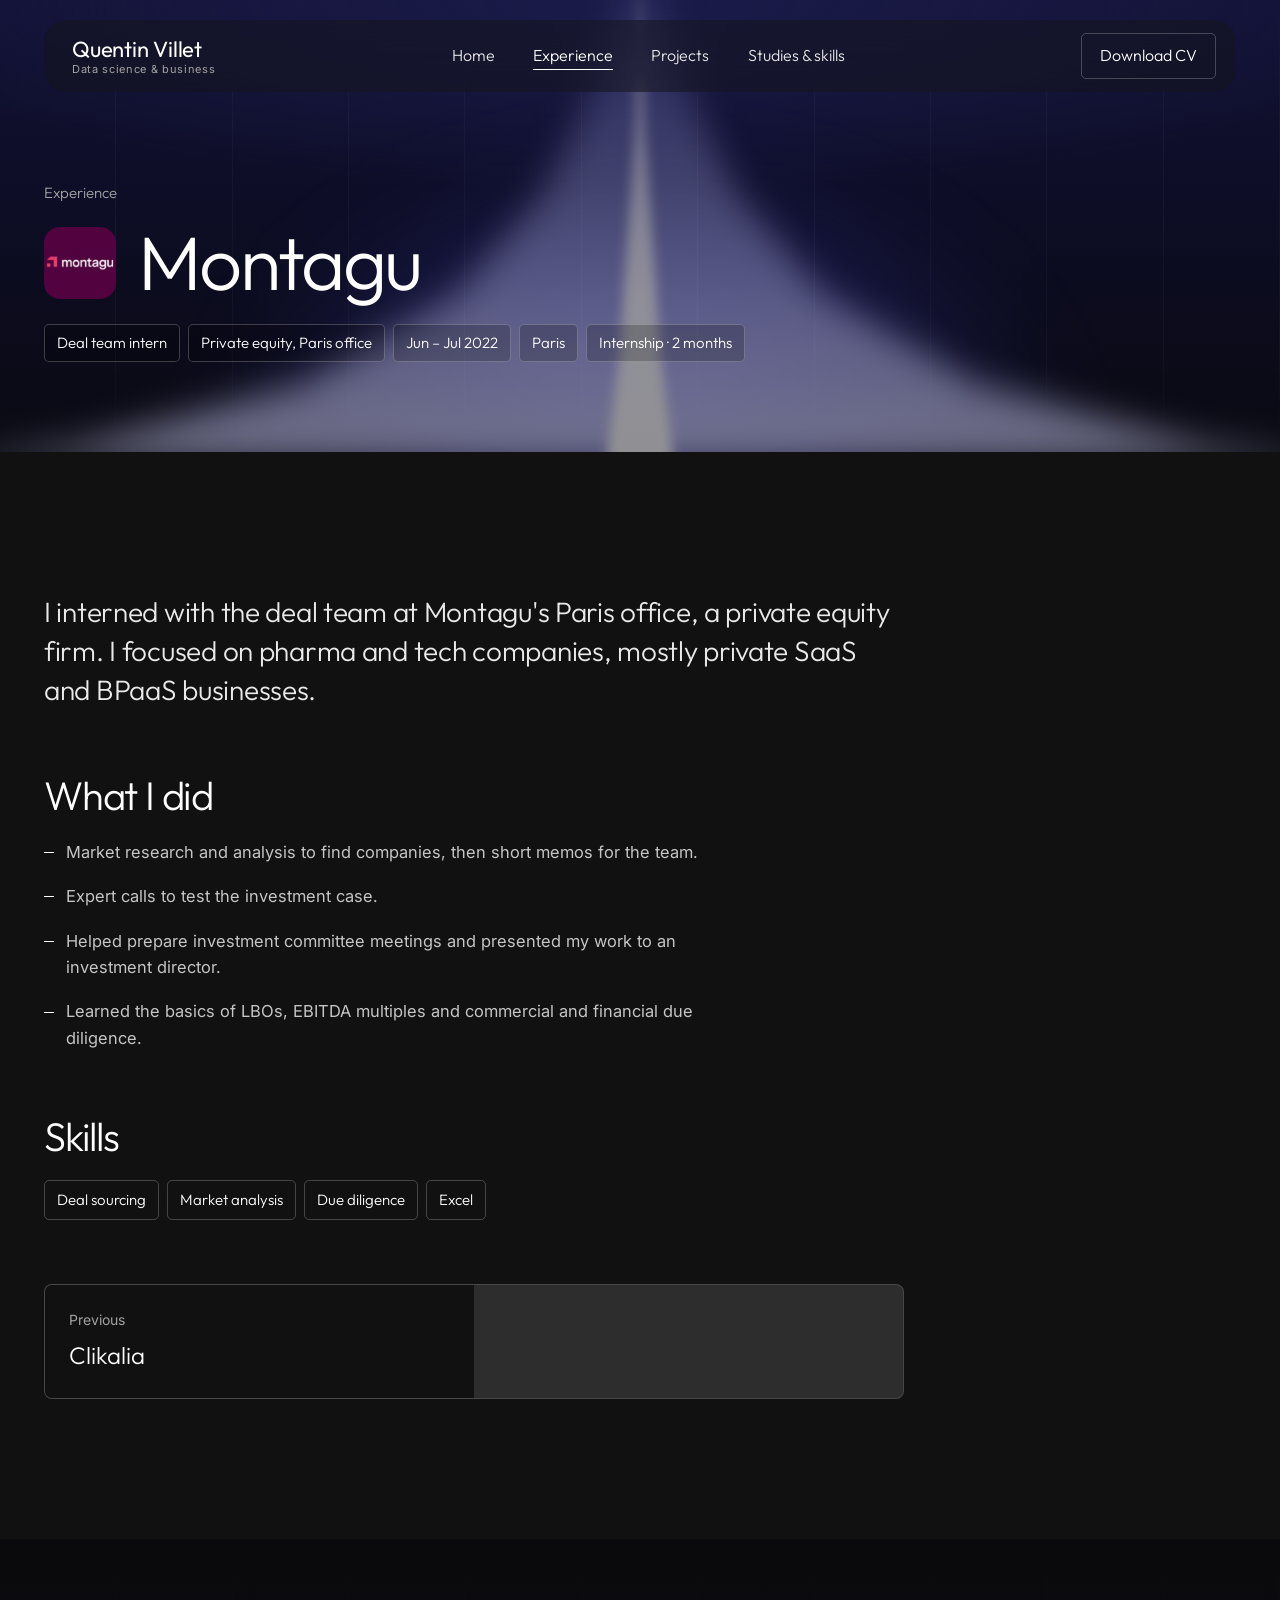
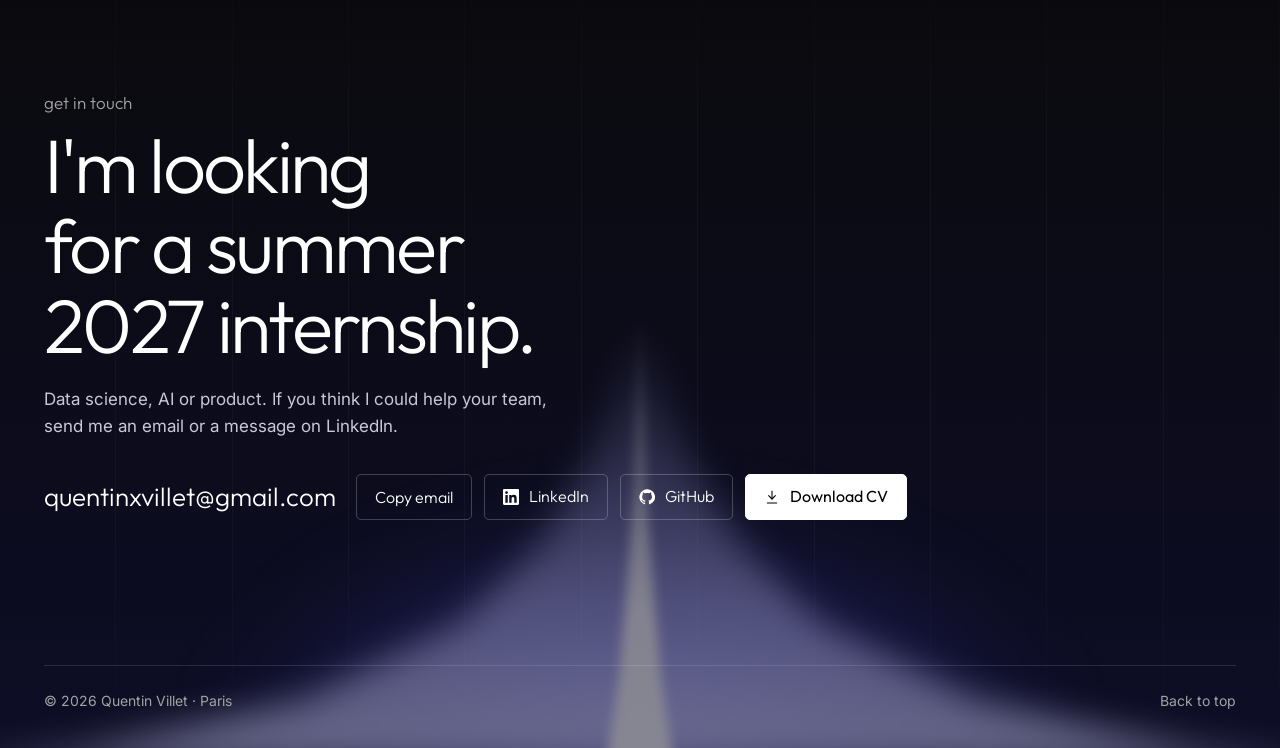
<file: experience/montagu.html>
<!doctype html>
<html lang="en">
<head>
<meta charset="utf-8">
<meta name="viewport" content="width=device-width, initial-scale=1, viewport-fit=cover">
<title>Montagu · Quentin Villet</title>
<meta name="claude:viewport-fit-sides" content="cover">
<meta name="description" content="Quentin Villet at Montagu.">
<link rel="icon" href="data:image/svg+xml,%3Csvg xmlns='http://www.w3.org/2000/svg' viewBox='0 0 32 32'%3E%3Crect width='32' height='32' rx='8' fill='%230d0d2b'/%3E%3Ctext x='16' y='21.5' font-family='Arial' font-size='14' fill='%23fff' text-anchor='middle'%3EQV%3C/text%3E%3C/svg%3E">
<link rel="preconnect" href="https://fonts.googleapis.com">
<link rel="preconnect" href="https://fonts.gstatic.com" crossorigin>
<link rel="stylesheet" href="https://fonts.googleapis.com/css2?family=Outfit:wght@200;300;400;500&family=Inter:wght@400;500&display=swap">
<link rel="stylesheet" href="../assets/style.css">
</head>
<body>

<nav class="nav" aria-label="Main"><div class="wrap"><div class="nav-bar">
  <a class="brand" href="../index.html"><b>Quentin Villet</b><small>Data science &amp; business</small></a>
  <ul><li class="opt"><a href="../index.html">Home</a></li><li class=""><a href="../experience.html" aria-current="page">Experience</a></li><li class=""><a href="../projects.html">Projects</a></li><li class="opt"><a href="../studies.html">Studies & skills</a></li></ul>
  <a class="btn" href="../cv/Quentin_Villet_CV.pdf" target="_blank" rel="noopener">Download CV</a>
</div></div></nav>
<main>

<section class="hero short"><div class="lines"></div><div class="beam" aria-hidden="true"><i class="b1"></i><i class="soft"><b class="cone"></b><b class="rays"></b></i><i class="soft2"><b class="core"></b></i></div><div class="wrap" style="width:100%"><div class="hero-copy">
  <a class="crumb" href="../experience.html">Experience</a>
  <div class="xhead"><span class="logo lg" aria-hidden="true"><img src="../assets/logos/montagu.png" alt=""></span><h1>Montagu</h1></div>
  <div class="meta"><span>Deal team intern</span><span>Private equity, Paris office</span><span>Jun – Jul 2022</span><span>Paris</span><span>Internship · 2 months</span></div>
</div></div></section>
<section class="sec"><div class="wrap"><div class="detail">

<p class="lead">I interned with the deal team at Montagu's Paris office, a private equity firm. I focused on pharma and tech companies, mostly private SaaS and BPaaS businesses.</p>
<div>
  <h2>What I did</h2>
  <ul class="pts">
    <li>Market research and analysis to find companies, then short memos for the team.</li>
    <li>Expert calls to test the investment case.</li>
    <li>Helped prepare investment committee meetings and presented my work to an investment director.</li>
    <li>Learned the basics of LBOs, EBITDA multiples and commercial and financial due diligence.</li>
  </ul>
</div>
<div><h2>Skills</h2><ul class="tags"><li>Deal sourcing</li><li>Market analysis</li><li>Due diligence</li><li>Excel</li></ul></div>

<nav class="pager" aria-label="Other internships"><a href="clikalia.html"><span>Previous</span><b>Clikalia</b></a></nav>
</div></div></section>

</main>
<footer class="foot" id="contact"><div class="lines"></div><div class="beam" aria-hidden="true"><i class="b1"></i><i class="soft"><b class="cone"></b><b class="rays"></b></i><i class="soft2"><b class="core"></b></i></div><div class="wrap foot-in">
  <p class="label">get in touch</p>
  <h2>I'm looking for a summer 2027 internship.</h2>
  <p class="l">Data science, AI or product. If you think I could help your team, send me an email or a message on LinkedIn.</p>
  <div class="mailrow">
    <span class="mail" id="mail">quentinxvillet@gmail.com</span>
    <button class="btn" id="copy" type="button">Copy email</button>
    <a class="btn" href="https://www.linkedin.com/in/quentinvillet" target="_blank" rel="noopener"><svg viewBox="0 0 24 24" fill="currentColor" aria-hidden="true"><path d="M20.45 20.45h-3.56v-5.57c0-1.33-.02-3.04-1.85-3.04-1.86 0-2.14 1.45-2.14 2.95v5.66H9.34V9h3.42v1.56h.05a3.75 3.75 0 0 1 3.37-1.85c3.6 0 4.27 2.37 4.27 5.46v6.28ZM5.34 7.43a2.06 2.06 0 1 1 0-4.13 2.06 2.06 0 0 1 0 4.13ZM7.12 20.45H3.56V9h3.56v11.45ZM22.22 0H1.77C.79 0 0 .77 0 1.73v20.54C0 23.23.79 24 1.77 24h20.45c.98 0 1.78-.77 1.78-1.73V1.73C24 .77 23.2 0 22.22 0Z"/></svg> LinkedIn</a>
    <a class="btn" href="https://github.com/QuentinVillet" target="_blank" rel="noopener"><svg viewBox="0 0 24 24" fill="currentColor" aria-hidden="true"><path d="M12 .5a11.5 11.5 0 0 0-3.64 22.41c.58.1.79-.25.79-.56v-2c-3.2.7-3.88-1.37-3.88-1.37-.52-1.33-1.28-1.69-1.28-1.69-1.05-.72.08-.7.08-.7 1.16.08 1.77 1.19 1.77 1.19 1.03 1.77 2.7 1.26 3.36.96.1-.75.4-1.26.73-1.55-2.56-.29-5.25-1.28-5.25-5.69 0-1.26.45-2.29 1.19-3.1-.12-.29-.52-1.46.11-3.05 0 0 .97-.31 3.17 1.18a11 11 0 0 1 5.77 0c2.2-1.49 3.17-1.18 3.17-1.18.63 1.59.23 2.76.11 3.05.74.81 1.19 1.84 1.19 3.1 0 4.42-2.7 5.39-5.27 5.68.41.36.78 1.06.78 2.14v3.17c0 .31.21.67.8.56A11.5 11.5 0 0 0 12 .5Z"/></svg> GitHub</a>
    <a class="btn solid" href="../cv/Quentin_Villet_CV.pdf" target="_blank" rel="noopener"><svg viewBox="0 0 24 24" fill="none" stroke="currentColor" stroke-width="1.6" stroke-linecap="round" stroke-linejoin="round" aria-hidden="true"><path d="M12 3v12"/><path d="m7 10 5 5 5-5"/><path d="M5 21h14"/></svg> Download CV</a>
  </div>
  <p class="toast" id="toast" role="status"></p>
  <div class="foot-bottom"><span>© 2026 Quentin Villet · Paris</span><a href="#">Back to top</a></div>
</div></footer>
<script src="../assets/icons.js"></script>
<script src="../assets/site.js"></script>
</body>
</html>
</file>
<file: assets/style.css>
/* Quentin Villet. Styled after nuumx.ai: near-black, a deep blue light beam, thin large type, outlined controls. */
:root{
  --bg:#0a0a0c;
  --bg-2:#111111;
  --surface:#171717;
  --line:rgba(255,255,255,.12);
  --line-2:rgba(255,255,255,.22);
  --text:#ffffff;
  --text-2:#a3a3a3;
  --text-3:#8a8a8a;
  --navy:#0d0d2b;
  --display:"Outfit","Inter",system-ui,-apple-system,"Segoe UI",sans-serif;
  --body:"Inter",system-ui,-apple-system,"Segoe UI",sans-serif;
  --r-xs:5px; --r-sm:8px; --r-md:20px;
  color-scheme:dark;
}
*{box-sizing:border-box}
html{scroll-behavior:smooth;scroll-padding-top:110px;overflow-x:clip}
body{margin:0;background:var(--bg);color:var(--text);font-family:var(--body);font-size:16px;line-height:1.6;-webkit-font-smoothing:antialiased;overflow-x:hidden}
body::before{content:"";position:fixed;inset:0 0 auto;height:env(safe-area-inset-top,0px);z-index:60;background:var(--navy)}
img{max-width:100%;display:block}
a{color:inherit}
p{margin:0}
[hidden]{display:none!important}
:focus-visible{outline:2px solid #fff;outline-offset:3px;border-radius:3px}
h1,h2,h3,h4{font-family:var(--display);font-weight:300;letter-spacing:-.02em;margin:0;text-wrap:balance}
.wrap{max-width:1240px;margin:0 auto;padding-left:max(24px,env(safe-area-inset-left,0px));padding-right:max(24px,env(safe-area-inset-right,0px))}

/* ---------- nav: a floating bar ---------- */
.nav{position:fixed;top:calc(env(safe-area-inset-top,0px) + 20px);left:0;right:0;z-index:50}
.nav-bar{display:flex;align-items:center;justify-content:space-between;gap:20px;height:72px;padding:0 20px 0 28px;border-radius:22px;background:rgba(20,20,30,.55);backdrop-filter:blur(18px);-webkit-backdrop-filter:blur(18px)}
.brand{display:grid;text-decoration:none;line-height:1}
.brand b{font-family:var(--display);font-weight:400;font-size:22px;letter-spacing:-.01em}
.brand small{font-size:11px;letter-spacing:.06em;color:var(--text-2);margin-top:4px}
.nav ul{display:flex;gap:clamp(18px,3vw,44px);list-style:none;margin:0;padding:0;font-family:var(--display);font-size:16px;font-weight:300}
.nav ul a{text-decoration:none;color:#e6e6e6;transition:color .15s}
.nav ul a:hover,.nav ul a[aria-current="page"]{color:#fff}
.nav ul a[aria-current="page"]{text-decoration:underline;text-underline-offset:8px;text-decoration-thickness:1px}
.btn{display:inline-flex;align-items:center;justify-content:center;gap:10px;height:46px;padding:0 18px;border:1px solid var(--line-2);border-radius:var(--r-xs);background:transparent;color:#fff;font-family:var(--display);font-size:16px;font-weight:300;text-decoration:none;cursor:pointer;transition:background .15s,border-color .15s;white-space:nowrap}
.btn:hover{background:rgba(255,255,255,.08);border-color:rgba(255,255,255,.55)}
.btn.solid{background:#fff;color:#000;border-color:#fff;font-weight:400}
.btn.solid:hover{background:#dedede}
.btn svg{width:16px;height:16px;flex:none}

/* ---------- hero with the light beam ---------- */
.hero{position:relative;overflow:hidden;min-height:min(100svh,900px);display:flex;align-items:center;
  background:radial-gradient(ellipse 90% 60% at 50% 0%,#1b1b4a 0%,transparent 70%),linear-gradient(180deg,#121236 0%,#0d0d26 45%,#0a0a12 100%)}
.hero.short{min-height:0;padding-block:180px 90px}
.lines{position:absolute;inset:0;pointer-events:none;
  background:repeating-linear-gradient(90deg,transparent 0 calc(100%/11 - 1px),rgba(255,255,255,.035) calc(100%/11 - 1px) calc(100%/11));
  -webkit-mask-image:linear-gradient(transparent,#000 25%,#000 75%,transparent);mask-image:linear-gradient(transparent,#000 25%,#000 75%,transparent)}
.beam{position:absolute;left:var(--bx,50%);top:12%;bottom:-2%;width:min(1400px,130vw);transform:translateX(-50%);pointer-events:none}
.beam i{position:absolute;inset:0}
.beam .b1{background:radial-gradient(ellipse 42% 78% at 50% 100%,rgba(112,112,255,.95) 0%,rgba(88,88,236,.62) 32%,rgba(64,64,200,.22) 58%,transparent 76%);filter:blur(40px)}
.beam .cone{position:absolute;inset:0;clip-path:polygon(50% 0,51% 14%,53.5% 34%,57% 52%,63% 70%,74% 86%,90% 97%,100% 100%,0 100%,10% 97%,26% 86%,37% 70%,43% 52%,46.5% 34%,49% 14%);
  background:linear-gradient(rgba(170,170,255,0) 0%,rgba(170,170,255,.35) 30%,rgba(190,190,255,.75) 70%,rgba(214,214,255,.9) 100%)}
.beam .rays{position:absolute;inset:0;clip-path:polygon(50% 0,53% 34%,63% 70%,80% 92%,100% 100%,0 100%,20% 92%,37% 70%,47% 34%);
  background:repeating-linear-gradient(90deg,transparent 0 30px,rgba(255,255,255,.07) 30px 32px);
  -webkit-mask-image:linear-gradient(transparent 10%,#000 80%);mask-image:linear-gradient(transparent 10%,#000 80%)}
.beam .core{position:absolute;top:0;bottom:0;left:47.6%;right:47.6%;clip-path:polygon(50% 0,58% 40%,80% 80%,100% 100%,0 100%,20% 80%,42% 40%);
  background:linear-gradient(rgba(255,255,255,.1),rgba(255,255,255,.95) 70%,#fff)}
.beam .soft{filter:blur(18px)}
.beam .soft2{filter:blur(6px)}
.hero:not(.short){--bx:68%}
.hero.short .beam{top:-20%;opacity:.55}
.hero-copy{position:relative;z-index:1;padding-block:150px 90px;max-width:620px}
.hero h1{font-size:clamp(46px,7vw,84px);line-height:1.04;letter-spacing:-.035em;font-weight:300}
.hero .sub{font-family:var(--display);font-size:clamp(22px,2.6vw,32px);font-weight:300;letter-spacing:-.02em;margin-top:18px;color:#ededff}
.hero .lede{color:#c9c9d6;font-size:17px;max-width:46ch;margin-top:22px}
.hero .actions{display:flex;flex-wrap:wrap;gap:12px;margin-top:34px}
.hero.short h1{font-size:clamp(44px,6.5vw,76px)}
.hero.short .hero-copy{padding-block:0;max-width:760px}
.crumb{display:inline-block;margin-bottom:18px;font-size:15px;color:var(--text-2);text-decoration:none;font-family:var(--display);font-weight:300}
.crumb:hover{color:#fff}

/* ---------- sections ---------- */
.sec{padding-block:clamp(80px,11vw,140px);background:var(--bg-2)}
.sec.alt{background:var(--bg)}
.label{font-family:var(--display);font-weight:300;font-size:17px;color:var(--text-2);margin-bottom:10px}
.sec h2{font-size:clamp(34px,4.6vw,56px);line-height:1.08;letter-spacing:-.03em}
.sec .intro-p{color:var(--text-2);font-size:17px;max-width:56ch;margin-top:18px}
.head{margin-bottom:56px;max-width:720px}
.head.right{text-align:right;margin-left:auto}
.head.right .intro-p{margin-left:auto}
.more{display:inline-flex;margin-top:28px}

/* who I am */
.who{display:grid;grid-template-columns:minmax(0,1.1fr) minmax(0,.9fr);gap:clamp(40px,7vw,110px);align-items:center}
.who .copy{display:grid;gap:18px}
.who .copy p{color:#c7c7c7;font-size:17px;max-width:56ch}
.orb{position:relative;justify-self:center;width:min(400px,100%);margin:0}
.orb::before{content:"";position:absolute;inset:-14%;border-radius:50%;filter:blur(60px);opacity:.75;
  background:radial-gradient(circle at 35% 35%,#2b8f8a 0%,transparent 45%),radial-gradient(circle at 65% 60%,#4b2fd6 0%,transparent 50%),radial-gradient(circle at 50% 80%,#9b3fd1 0%,transparent 45%)}
.orb img{position:relative;width:100%;aspect-ratio:4/5;object-fit:cover;object-position:50% 22%;border-radius:var(--r-md)}
.orb figcaption{position:relative;font-size:14px;color:var(--text-2);margin-top:12px}
.tagbox{display:flex;flex-wrap:wrap;gap:10px;margin-top:8px}
.tagbox span{border:1px solid var(--line-2);border-radius:var(--r-xs);padding:8px 14px;font-family:var(--display);font-weight:300;font-size:15px;background:rgba(255,255,255,.02);line-height:1.3}
.tagbox span small{display:block;font-size:12px;color:var(--text-2)}

/* tools */
.tools{display:grid;grid-template-columns:repeat(auto-fill,minmax(160px,1fr));border-top:1px solid var(--line);border-left:1px solid var(--line)}
.tool{display:flex;align-items:center;gap:12px;padding:20px 18px;border-right:1px solid var(--line);border-bottom:1px solid var(--line);font-family:var(--display);font-weight:300;font-size:16px;min-width:0}
.tool span[data-icon]{width:22px;height:22px;flex:none;display:grid}
.tool span[data-icon] svg{width:22px;height:22px}

/* experience list */
.xp{list-style:none;margin:0;padding:0;border-top:1px solid var(--line)}
.xp li{border-bottom:1px solid var(--line)}
.xp a,.xp .row{display:grid;grid-template-columns:56px minmax(0,1fr) 170px 24px;gap:24px;align-items:center;padding:28px 4px;text-decoration:none;transition:background .15s,padding .2s}
.xp .row{grid-template-columns:56px minmax(0,1fr) 170px}
.xp a:hover{background:rgba(255,255,255,.025);padding-left:12px}
.logo{width:56px;height:56px;border-radius:12px;overflow:hidden;background:#fff;display:grid;place-items:center;flex:none}
.logo img{width:100%;height:100%;object-fit:cover}
.logo.pair{background:transparent;position:relative;overflow:visible}
.logo.pair img{position:absolute;width:40px;height:40px;border-radius:10px;box-shadow:0 0 0 2px var(--bg-2)}
.logo.pair img:first-child{left:0;top:0}
.logo.pair img:last-child{right:0;bottom:0}
.logo.lg{width:72px;height:72px;border-radius:16px}
.xp h3{font-size:24px;font-weight:300;line-height:1.25}
.xp h3 span{color:var(--text-2)}
.xp p{color:var(--text-2);font-size:15.5px;margin-top:6px;max-width:64ch}
.xp .classes{margin-top:12px}
.xp time{font-family:var(--display);font-weight:300;font-size:15px;color:var(--text-2);text-align:right;font-variant-numeric:tabular-nums;line-height:1.4}
.xp time b{display:block;font-weight:300;color:var(--text-3);font-size:14px}
.arrow{width:20px;height:20px;color:var(--text-2);transition:transform .2s,color .2s}
.xp a:hover .arrow{transform:translateX(4px);color:#fff}

/* projects */
.grid{display:grid;grid-template-columns:repeat(3,minmax(0,1fr));gap:20px}
.grid.two{grid-template-columns:repeat(2,minmax(0,1fr))}
.card{display:flex;flex-direction:column;text-decoration:none;border:1px solid var(--line);border-radius:var(--r-sm);overflow:hidden;background:rgba(255,255,255,.015);transition:border-color .2s}
.card:hover{border-color:rgba(255,255,255,.45)}
.card .pic{aspect-ratio:16/10;background:#0e0e12;overflow:hidden;border-bottom:1px solid var(--line)}
.card .pic img{width:100%;height:100%;object-fit:cover;transition:transform .5s ease}
.card:hover .pic img{transform:scale(1.03)}
.card .pic.light{background:#f2f2f4}
.card .pic.light img{object-fit:contain;padding:4%}
.card .txt{padding:22px 22px 24px;display:flex;flex-direction:column;gap:8px;flex:1}
.card .ctx{font-size:14px;color:var(--text-3)}
.card h3{font-size:26px;font-weight:300;line-height:1.2}
.card p.d{color:var(--text-2);font-size:15.5px}
.card .gh{display:inline-flex;align-items:center;gap:8px;margin-top:auto;padding-top:12px;font-family:var(--display);font-weight:300;font-size:15px}
.card .gh svg{width:16px;height:16px}
.card:hover .gh{text-decoration:underline;text-underline-offset:4px}
.card.wide{grid-column:1/-1}
.card.wide .pic{aspect-ratio:21/8}
.chips{display:flex;flex-wrap:wrap;gap:6px;list-style:none;margin:4px 0 0;padding:0}
.chips li{font-size:13px;border:1px solid var(--line);border-radius:var(--r-xs);padding:3px 9px;color:var(--text-2)}
.small{display:grid;grid-template-columns:repeat(auto-fill,minmax(260px,1fr));border-top:1px solid var(--line);border-left:1px solid var(--line)}
.small a,.small div{display:grid;gap:6px;align-content:start;padding:24px;border-right:1px solid var(--line);border-bottom:1px solid var(--line);text-decoration:none;transition:background .15s}
.small a:hover{background:#151515}
.small h4{font-size:20px;font-weight:300}
.small p{font-size:15px;color:var(--text-2)}
.small span{font-size:13px;color:var(--text-3);margin-top:6px}

/* experience detail */
.meta{display:flex;flex-wrap:wrap;gap:8px;margin-top:22px}
.meta span{border:1px solid var(--line-2);border-radius:var(--r-xs);padding:6px 12px;font-family:var(--display);font-weight:300;font-size:15px;background:rgba(0,0,0,.2)}
.xhead{display:flex;align-items:center;gap:22px;flex-wrap:wrap}
.detail{display:grid;grid-template-columns:minmax(0,1fr);gap:64px;max-width:860px}
.detail > *{min-width:0}
.detail .lead{font-family:var(--display);font-weight:300;font-size:clamp(22px,2.4vw,28px);line-height:1.4;letter-spacing:-.01em;color:#e9e9e9}
.detail h2{font-size:clamp(28px,3.4vw,40px);margin-bottom:22px}
.detail p.t{color:#c5c5c5;font-size:16.5px;max-width:68ch}
.pts{list-style:none;margin:0;padding:0;display:grid;gap:18px}
.pts li{padding-left:22px;position:relative;color:#c5c5c5;font-size:16.5px;max-width:68ch}
.pts li::before{content:"";position:absolute;left:0;top:.8em;width:10px;height:1px;background:#fff}
.pts b{color:#fff;font-weight:500}
.nums{display:flex;flex-wrap:wrap;gap:1px;background:var(--line);border:1px solid var(--line);border-radius:var(--r-sm);overflow:hidden}
.nums div{flex:1 1 180px;padding:22px 24px;background:var(--bg-2);display:grid;gap:2px}
.nums b{font-family:var(--display);font-weight:300;font-size:40px;letter-spacing:-.03em;font-variant-numeric:tabular-nums}
.nums span{font-size:14px;color:var(--text-2)}
.flow{overflow-x:auto;padding-bottom:4px}
.flow ol{display:flex;list-style:none;margin:0;padding:0;min-width:680px;gap:1px;background:var(--line);border:1px solid var(--line);border-radius:var(--r-sm);overflow:hidden}
.flow li{flex:1;padding:18px 16px;background:var(--bg-2);font-size:14px;line-height:1.4}
.flow li b{display:block;font-family:var(--display);font-weight:400;font-size:16px;margin-bottom:4px}
.flow li span{color:var(--text-2)}
.flow li.hl{background:linear-gradient(180deg,#1b1b44,#141430)}
.cap{font-size:14px;color:var(--text-3);margin-top:12px}
.tags{display:flex;flex-wrap:wrap;gap:8px;list-style:none;margin:0;padding:0}
.tags li{display:inline-flex;align-items:center;gap:8px;border:1px solid var(--line-2);border-radius:var(--r-xs);padding:7px 12px;font-family:var(--display);font-weight:300;font-size:15px}
.tags li svg{width:16px;height:16px}
.pager{display:grid;grid-template-columns:1fr 1fr;gap:1px;background:var(--line);border:1px solid var(--line);border-radius:var(--r-sm);overflow:hidden}
.pager a{display:grid;gap:4px;padding:24px;background:var(--bg-2);text-decoration:none;transition:background .15s}
.pager a:hover{background:#181818}
.pager a span{font-size:14px;color:var(--text-2)}
.pager a b{font-family:var(--display);font-weight:300;font-size:24px}
.pager .next{text-align:right;grid-column:2}

/* studies & skills */
.classes{display:flex;flex-wrap:wrap;gap:6px;list-style:none;margin:14px 0 0;padding:0}
.classes li{font-size:14px;border:1px solid var(--line);border-radius:var(--r-xs);padding:4px 10px;color:#d4d4d4}
.classes a{color:#fff}
.skillsets{display:grid;gap:48px}
.skillsets h3{font-size:22px;margin-bottom:16px}
.langs{display:grid;gap:14px;max-width:560px}
.lang{display:grid;grid-template-columns:100px minmax(0,1fr) 90px;gap:16px;align-items:center;font-family:var(--display);font-weight:300;font-size:17px}
.lang i{display:block;height:2px;background:rgba(255,255,255,.12);position:relative}
.lang i::after{content:"";position:absolute;inset:0 auto 0 0;width:var(--v);background:#fff}
.lang span:last-child{text-align:right;color:var(--text-2);font-size:15px}
.ai{display:grid;grid-template-columns:repeat(auto-fill,minmax(250px,1fr));border-top:1px solid var(--line);border-left:1px solid var(--line)}
.ai div{padding:20px;border-right:1px solid var(--line);border-bottom:1px solid var(--line)}
.ai code{font-family:ui-monospace,SFMono-Regular,Menlo,monospace;font-size:14px}
.ai p{font-size:14.5px;color:var(--text-2);margin-top:4px}

/* footer */
.foot{position:relative;overflow:hidden;background:linear-gradient(180deg,var(--bg) 0%,#0d0d26 100%);padding-block:clamp(90px,12vw,150px) 36px}
.foot .beam{top:45%;opacity:.5}
.foot-in{position:relative;z-index:1}
.foot h2{font-size:clamp(40px,6vw,76px);line-height:1.05;letter-spacing:-.035em;max-width:14ch}
.foot p.l{color:#c9c9d6;font-size:17px;max-width:48ch;margin-top:20px}
.mailrow .btn{flex:0 0 auto}
.mailrow{display:flex;flex-wrap:wrap;gap:12px;align-items:center;margin-top:34px}
.mail{font-family:var(--display);font-weight:300;font-size:clamp(20px,2.4vw,26px);user-select:all;word-break:break-all;margin-right:8px}
.toast{min-height:1.5em;margin-top:12px;font-size:15px;color:#d8d8ff}
.foot-bottom{display:flex;justify-content:space-between;flex-wrap:wrap;gap:12px;margin-top:110px;padding-top:24px;border-top:1px solid var(--line);font-size:14px;color:var(--text-2)}
.foot-bottom a{color:inherit;text-decoration:none}
.foot-bottom a:hover{color:#fff}

/* intro: the MacBook */
.intro{position:fixed;inset:0;z-index:80;background:#050506}
.intro canvas{position:absolute;inset:0;width:100%;height:100%;display:block;cursor:pointer;outline:none}
.intro-hint{position:absolute;left:0;right:0;bottom:max(32px,env(safe-area-inset-bottom,0px));display:flex;justify-content:center;gap:18px;font-family:var(--display);font-weight:300;font-size:16px;color:rgba(255,255,255,.75);pointer-events:none;opacity:0;transition:opacity .8s}
.intro.ready .intro-hint{opacity:1}
.intro-hint button{pointer-events:auto;background:none;border:0;color:inherit;font:inherit;text-decoration:underline;text-underline-offset:4px;cursor:pointer}
.intro.diving .intro-hint{opacity:0;transition:opacity .3s}
.fade{position:fixed;inset:0;background:#0d0d26;opacity:0;pointer-events:none;z-index:90;transition:opacity .45s ease}
.fade.on{opacity:1}

@media (max-width:920px){
  .who{grid-template-columns:minmax(0,1fr)}
  .grid{grid-template-columns:minmax(0,1fr) minmax(0,1fr)}
  .nav ul .opt{display:none}
  .xp a{grid-template-columns:48px minmax(0,1fr) 20px}
  .xp .row{grid-template-columns:48px minmax(0,1fr)}
  .xp time{grid-column:2;grid-row:1;text-align:left}
  .xp time b{display:inline;margin-left:8px}
  .xp a > div,.xp .row > div{grid-column:2}
  .xp .logo{grid-row:1/span 2}
  .xp .arrow{grid-column:3;grid-row:1/span 2}
  .logo{width:48px;height:48px}
  .logo.pair img{width:34px;height:34px}
}
@media (max-width:640px){
  .hero:not(.short){--bx:50%}
  .hero:not(.short) .beam{opacity:.55}
  .grid,.grid.two{grid-template-columns:minmax(0,1fr)}
  .nav{top:calc(env(safe-area-inset-top,0px) + 10px)}
  .nav-bar{height:60px;padding:0 10px 0 18px;border-radius:16px}
  .nav ul{display:none}
  .brand small{display:none}
  .nav .btn{height:40px;padding:0 12px;font-size:14px}
  .head.right{text-align:left;margin-left:0}
  .head.right .intro-p{margin-left:0}
  .pager{grid-template-columns:minmax(0,1fr)}
  .pager .next{grid-column:1;text-align:left}
  .lang{grid-template-columns:80px minmax(0,1fr) 76px}
  .card.wide .pic{aspect-ratio:16/10}
}
@media (prefers-reduced-motion:reduce){*,*::before,*::after{transition-duration:1ms!important;animation:none!important}html{scroll-behavior:auto}}
.card.static:hover{border-color:var(--line)}
.card.static:hover .pic img{transform:none}
.card .gh.priv{color:var(--text-3)}
</file>
